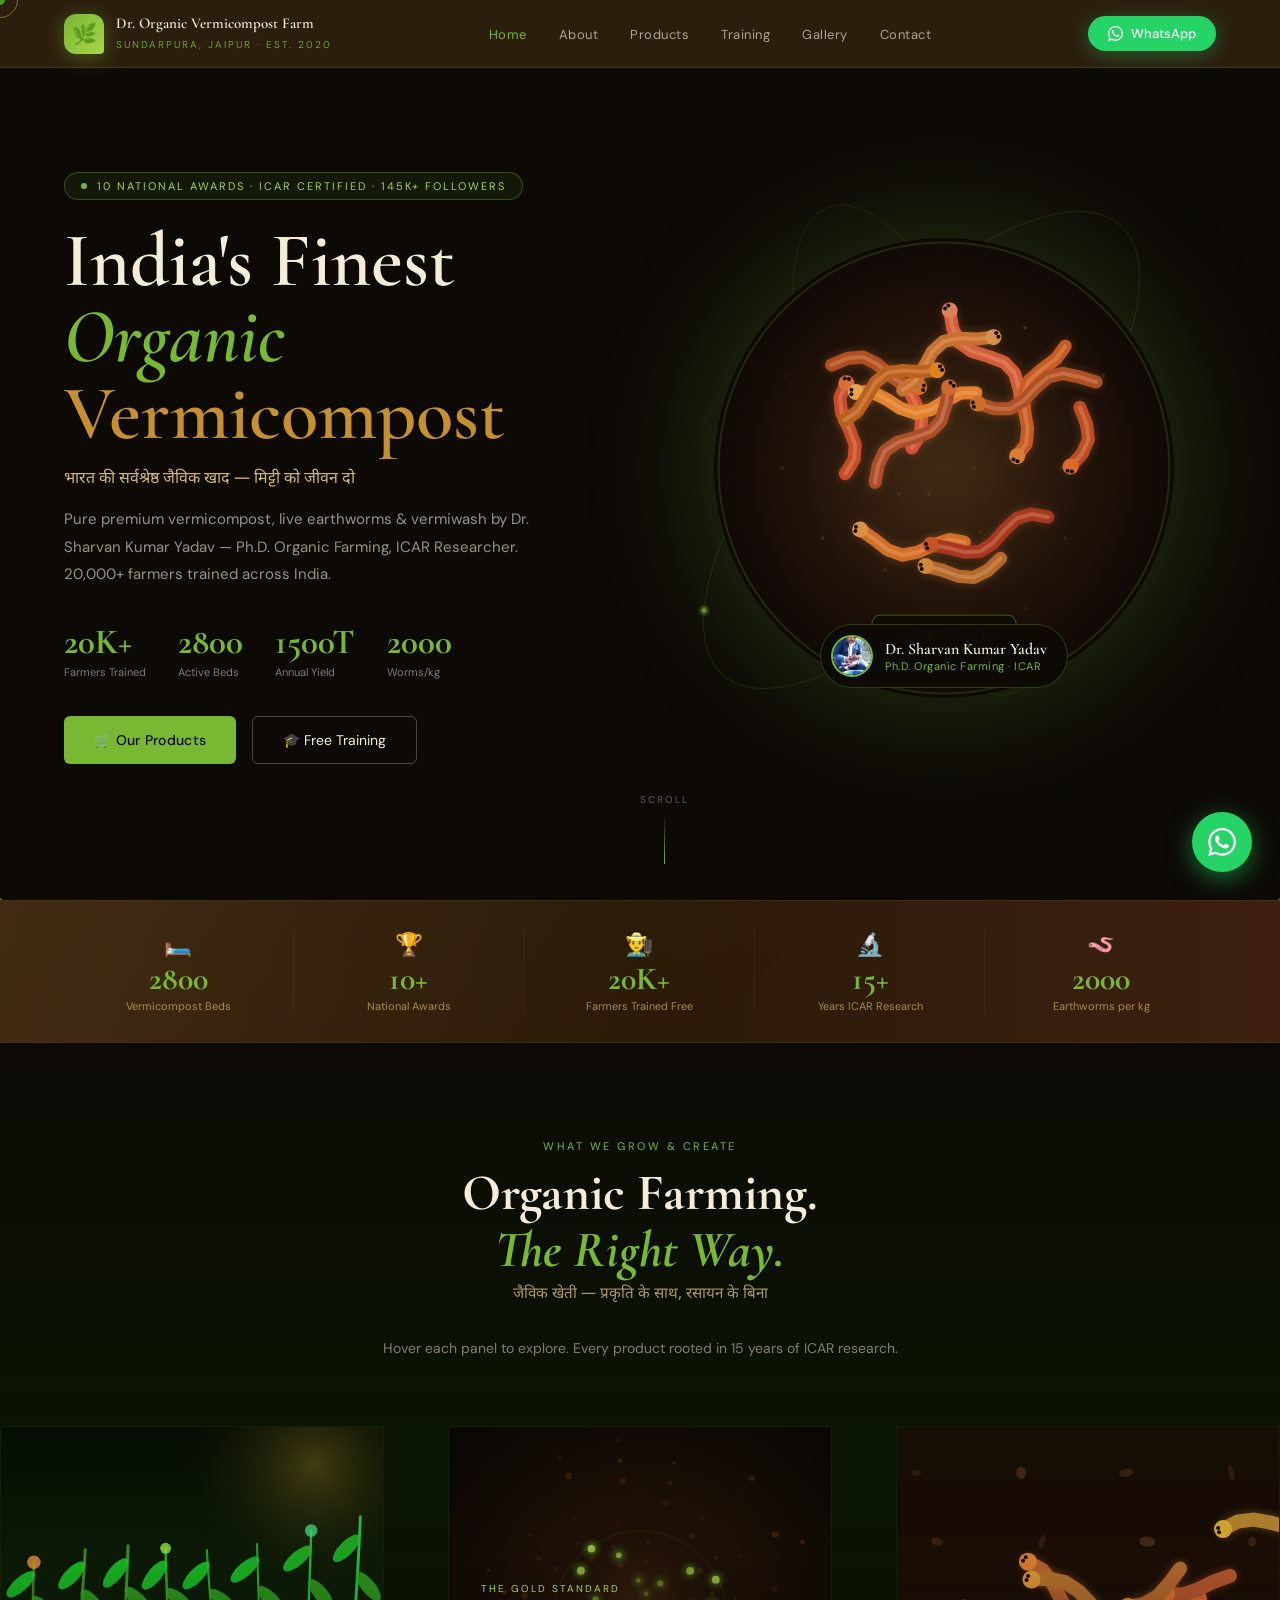
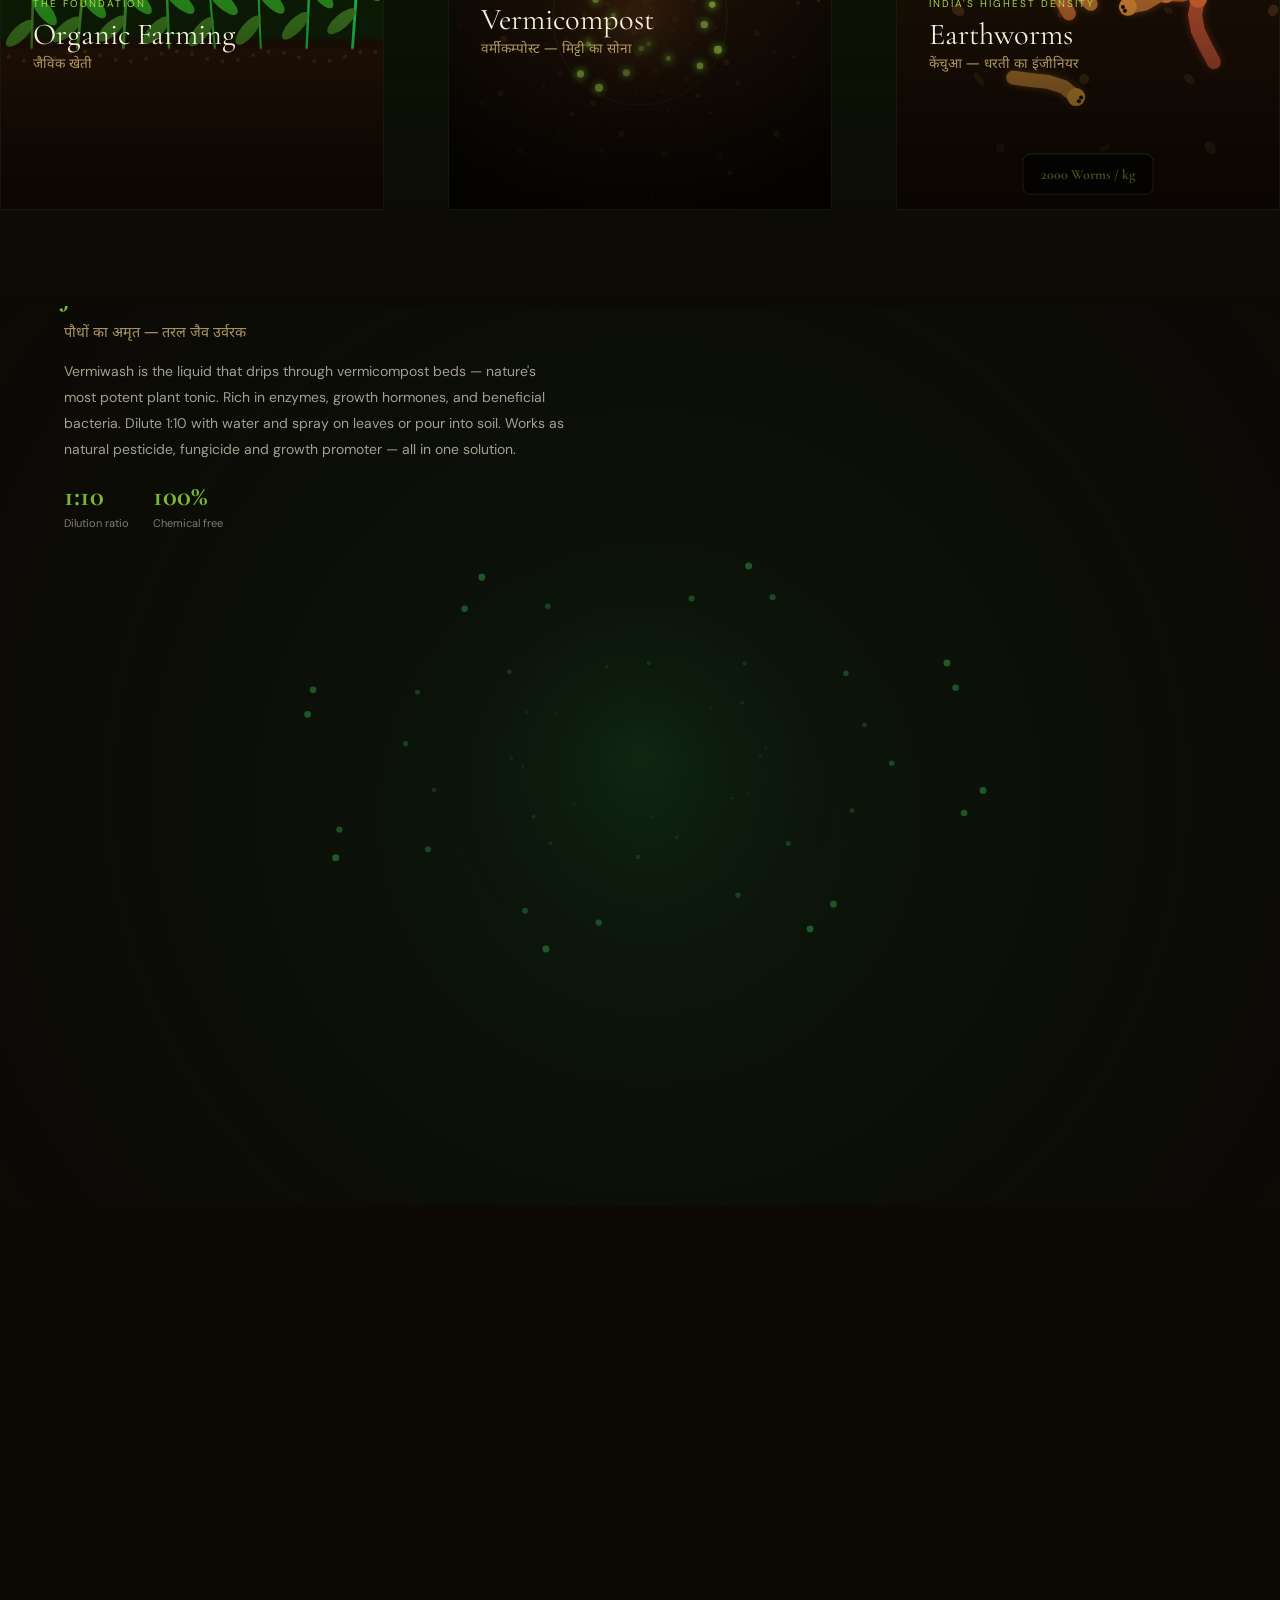
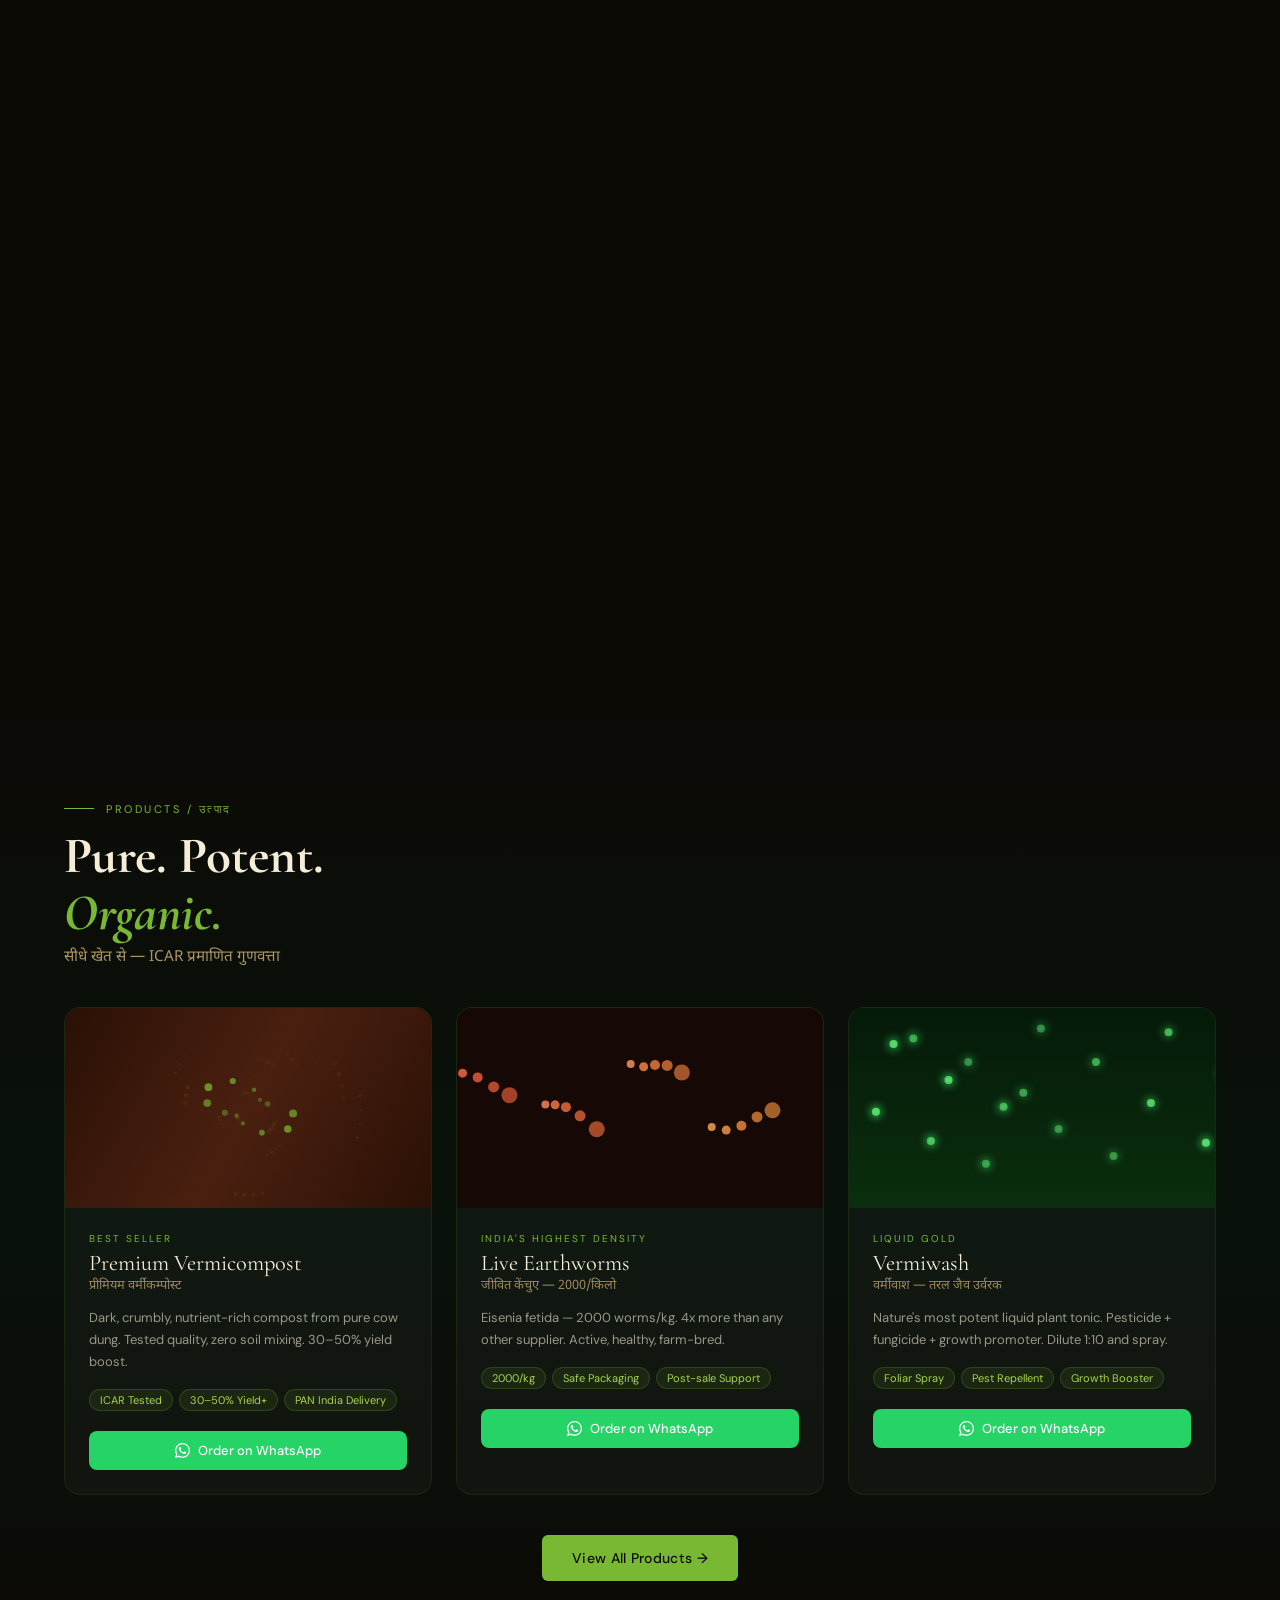
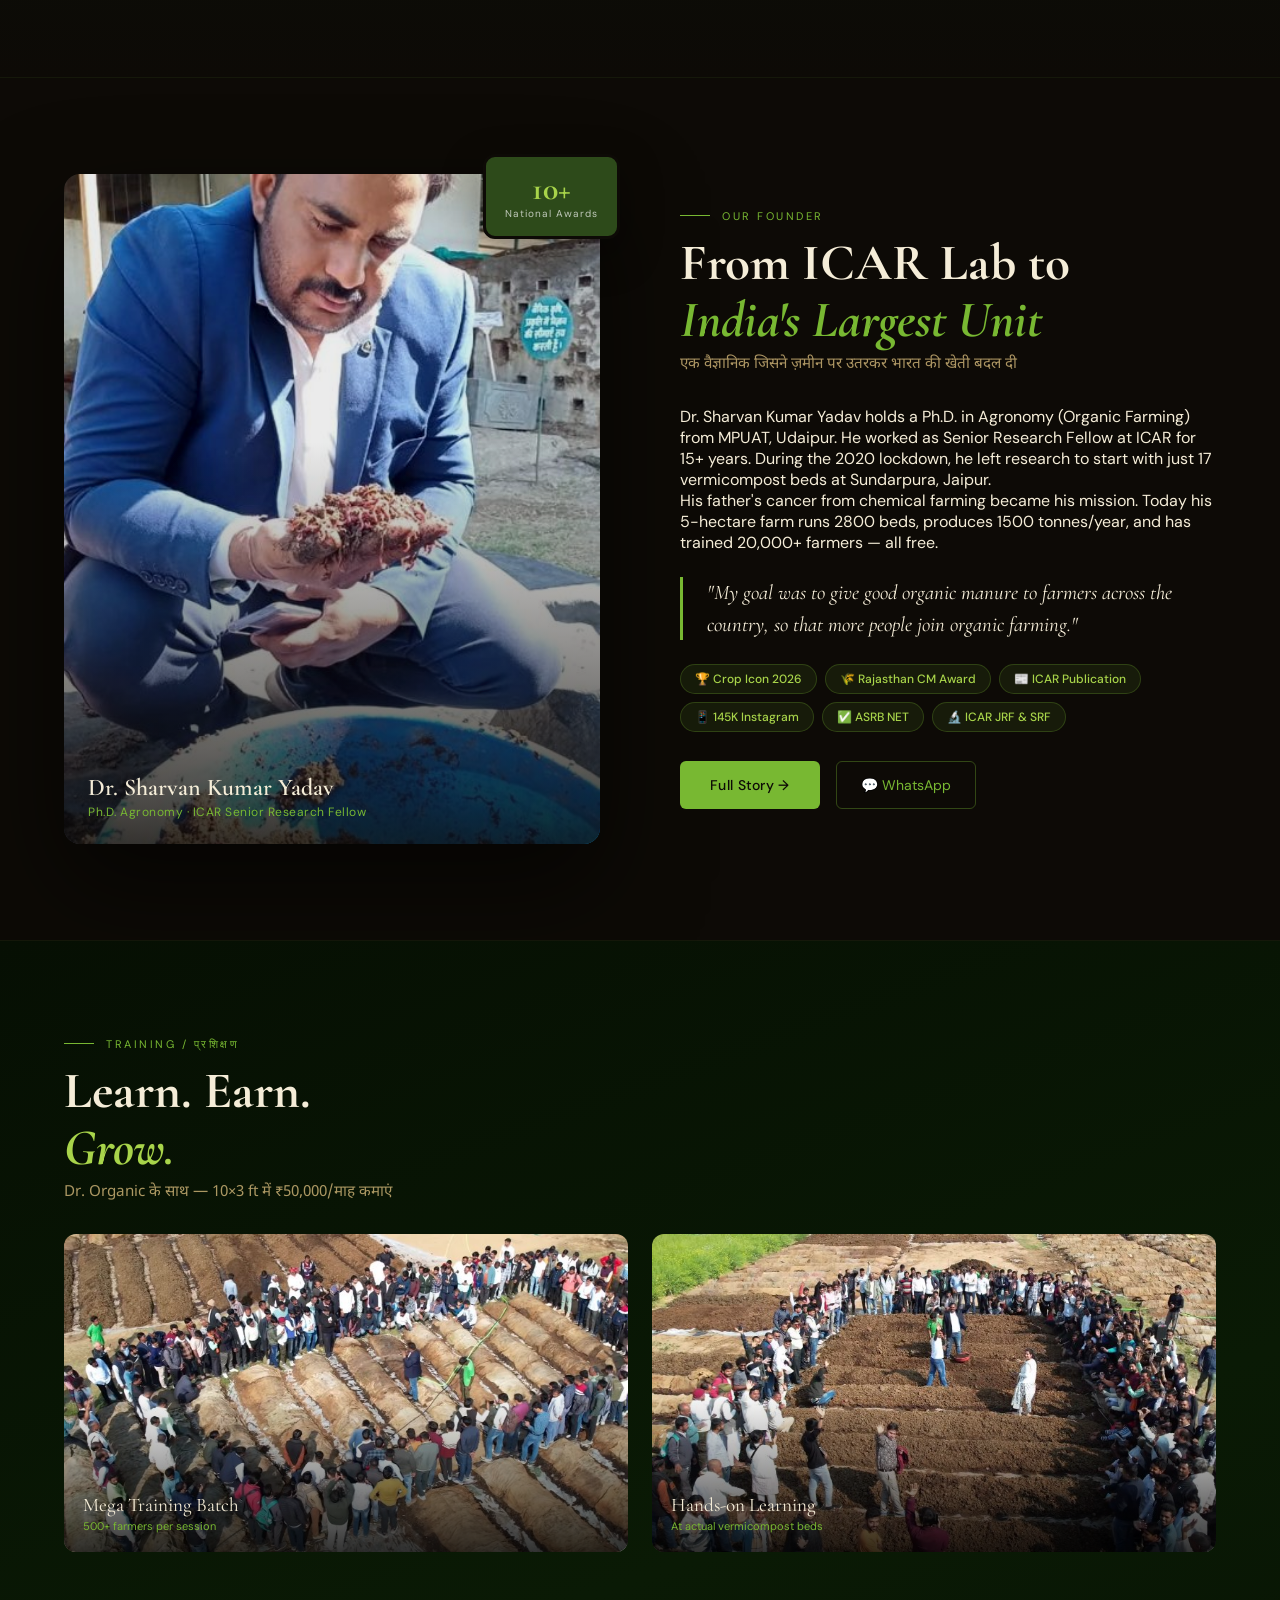
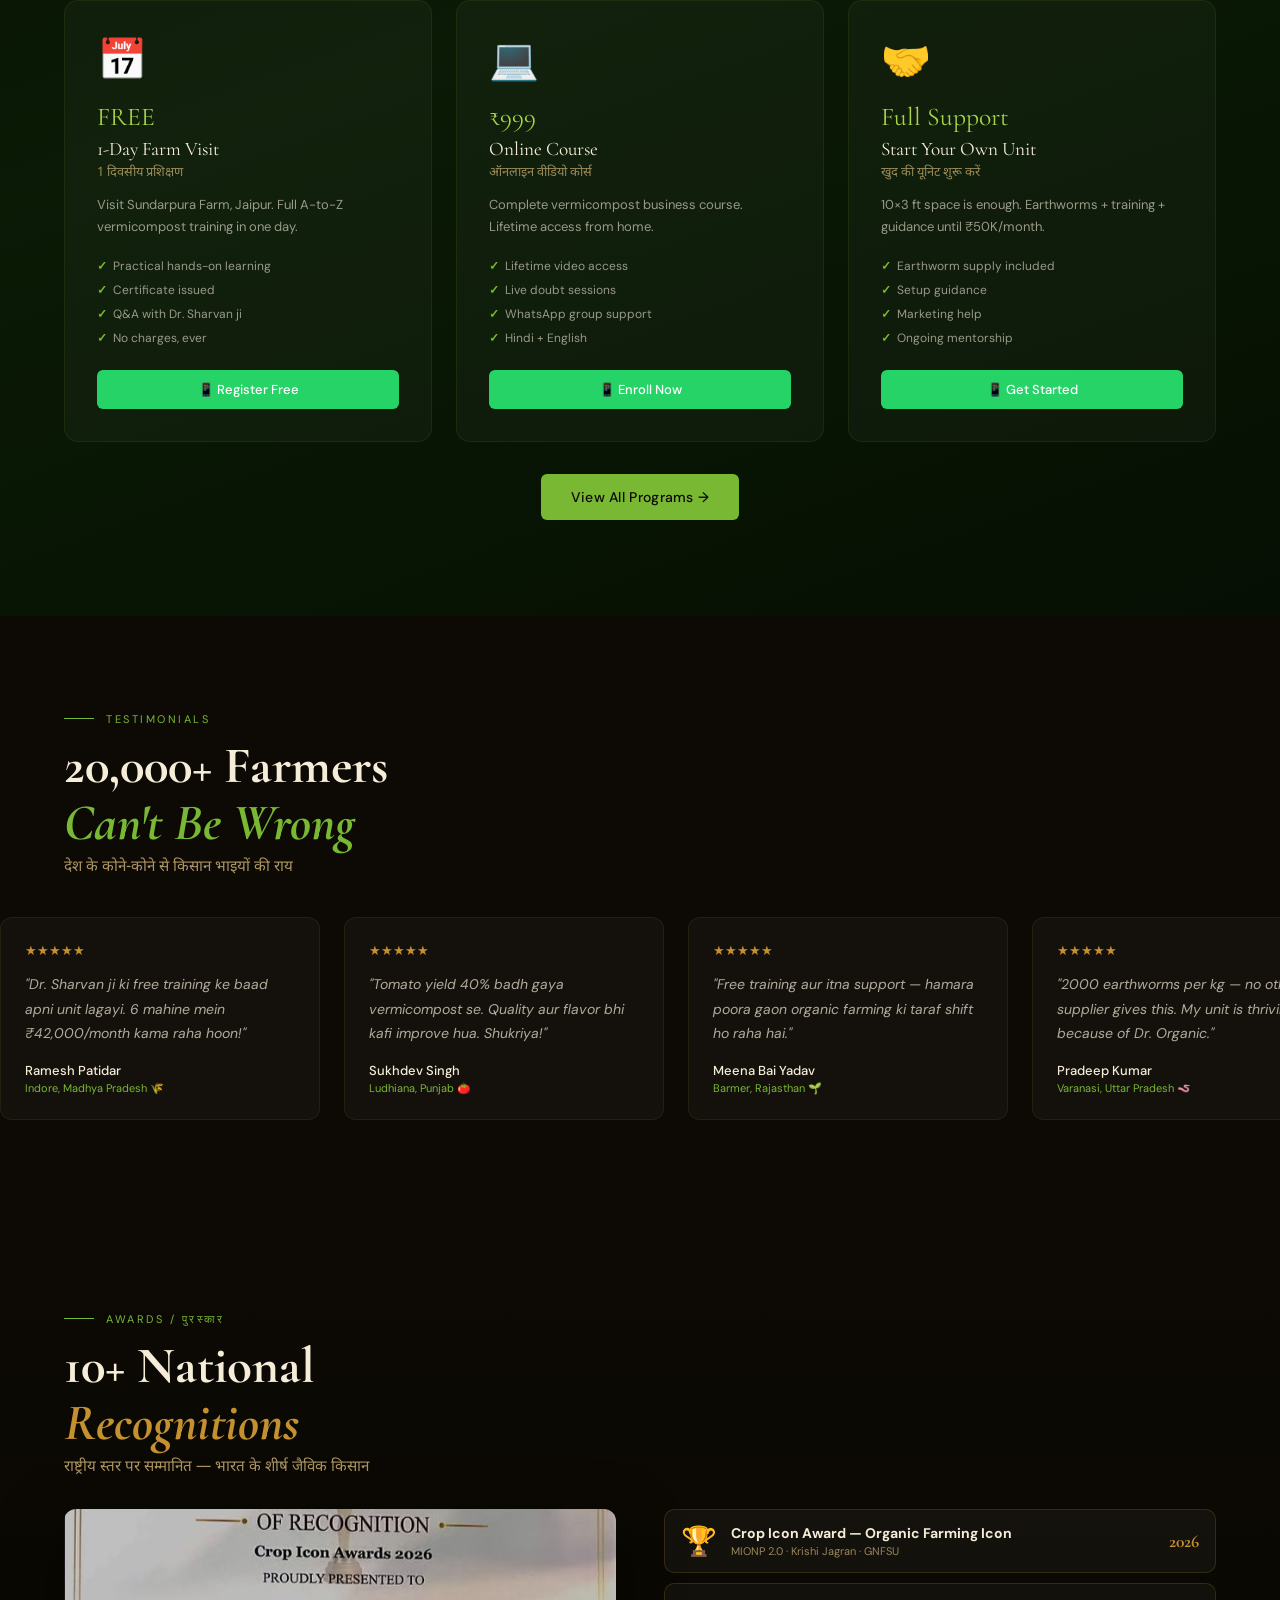
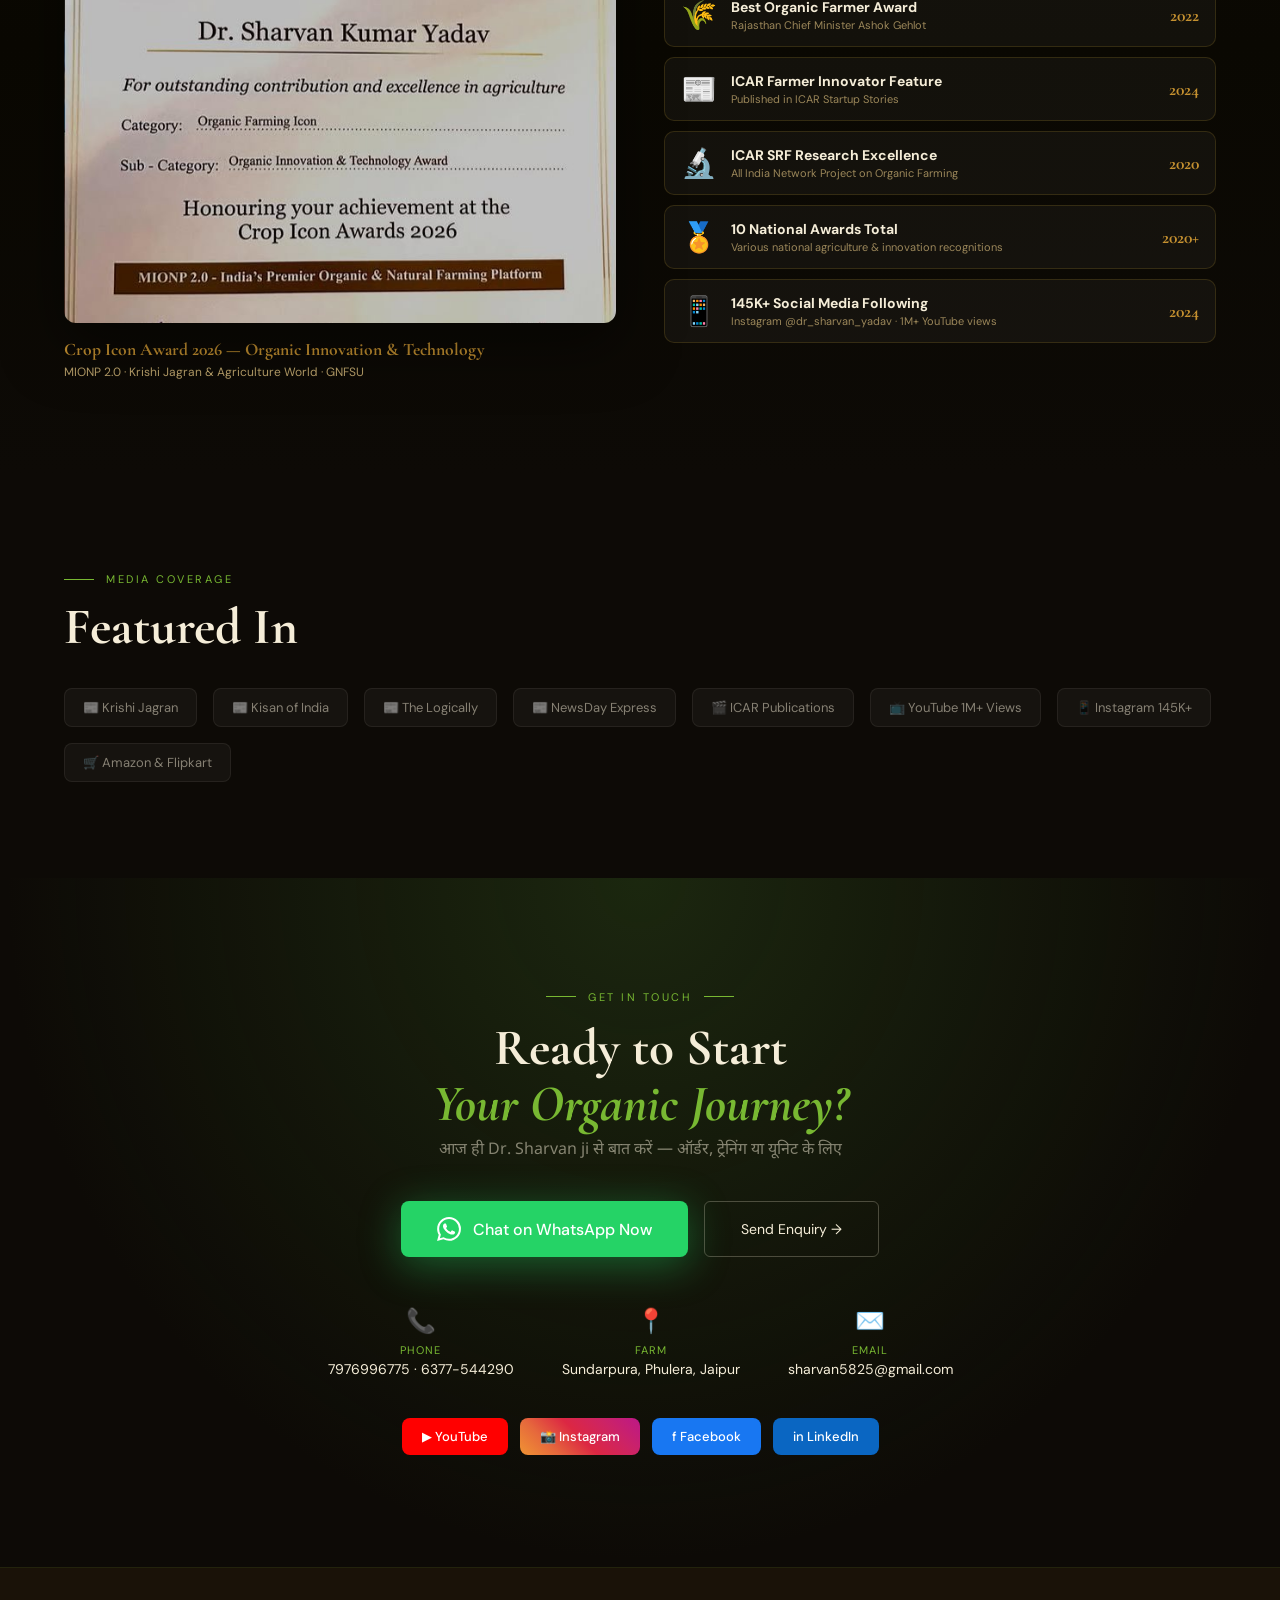
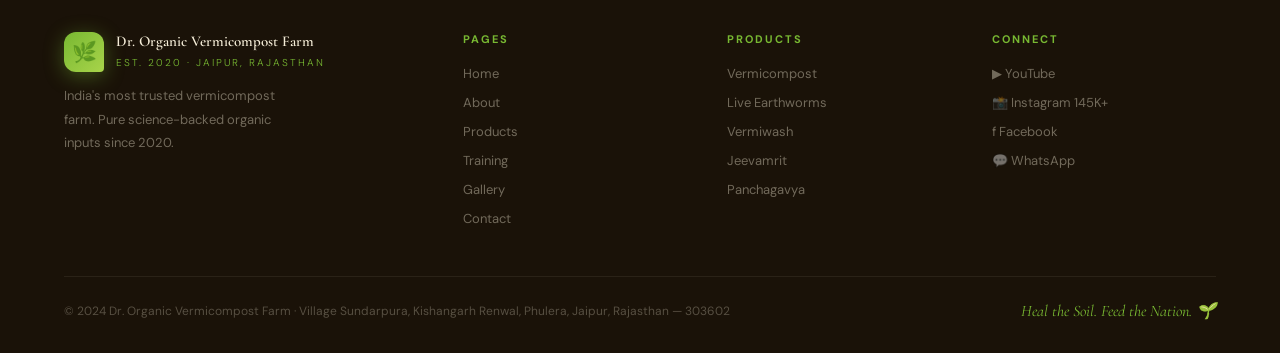
<file: index.html>
<!DOCTYPE html>
<html lang="en">
<head>
  <meta charset="UTF-8">
  <meta name="viewport" content="width=device-width, initial-scale=1.0">
  <meta name="description" content="Dr. Organic Vermicompost Farm — India's finest organic vermicompost, earthworms & training by Dr. Sharvan Kumar Yadav. 10 National Awards. 20,000+ farmers trained.">
  <title>Dr. Organic Vermicompost Farm | Dr. Sharvan Kumar Yadav</title>
  <link rel="icon" href="data:image/svg+xml,<svg xmlns='http://www.w3.org/2000/svg' viewBox='0 0 100 100'><text y='.9em' font-size='90'>🌱</text></svg>">
  <link rel="preconnect" href="https://fonts.googleapis.com">
  <link href="https://fonts.googleapis.com/css2?family=Cormorant+Garamond:ital,wght@0,300;0,400;0,600;0,700;1,400&family=DM+Sans:wght@300;400;500&family=Noto+Sans+Devanagari:wght@300;400;500&display=swap" rel="stylesheet">
  <link rel="stylesheet" href="css/style.css">
  <style>
    :root {
      --ink:#0d0a06;--soil:#1a1208;--bark:#3d2010;--earth:#6b3e1a;
      --moss:#2d4a1a;--leaf:#4a7a28;--sprout:#78b832;--lime:#a8d44a;
      --cream:#f5edd8;--wheat:#d4b87a;--gold:#c49030;--white:#fdfaf4;
    }
    *{margin:0;padding:0;box-sizing:border-box}
    html{scroll-behavior:smooth;overflow-x:hidden}
    body{font-family:'DM Sans',sans-serif;background:var(--ink);color:var(--cream);overflow-x:hidden;cursor:none}
    .hi{font-family:'Noto Sans Devanagari',sans-serif}
    .serif{font-family:'Cormorant Garamond',serif}

    /* CURSOR */
    #cursor{position:fixed;width:10px;height:10px;background:var(--sprout);border-radius:50%;pointer-events:none;z-index:99999;transform:translate(-50%,-50%);transition:width .2s,height .2s;mix-blend-mode:difference}
    #cursor-ring{position:fixed;width:36px;height:36px;border:1.5px solid rgba(168,212,74,.5);border-radius:50%;pointer-events:none;z-index:99998;transform:translate(-50%,-50%);transition:all .12s ease}

    /* BG CANVAS */
    #bgCanvas{position:fixed;inset:0;z-index:0;pointer-events:none;opacity:.6}

    /* NAV */
    nav{position:fixed;top:0;left:0;right:0;z-index:1000;display:flex;align-items:center;justify-content:space-between;padding:0 5%;height:68px;transition:all .4s}
    nav.solid{background:rgba(13,10,6,.95);backdrop-filter:blur(20px);border-bottom:1px solid rgba(120,184,50,.15)}
    .nav-logo{display:flex;align-items:center;gap:12px;text-decoration:none}
    .nav-logo-mark{width:40px;height:40px;background:linear-gradient(135deg,var(--sprout),var(--lime));border-radius:12px 12px 4px 12px;display:flex;align-items:center;justify-content:center;font-size:20px;box-shadow:0 4px 20px rgba(120,184,50,.4);flex-shrink:0}
    .nav-logo-text b{color:var(--cream);font-family:'Cormorant Garamond',serif;font-size:15px;font-weight:600;display:block;line-height:1.2}
    .nav-logo-text span{color:var(--sprout);font-size:10px;letter-spacing:2px;text-transform:uppercase;font-weight:300}
    .nav-links{display:flex;gap:2rem;list-style:none}
    .nav-links a{color:rgba(245,237,216,.65);text-decoration:none;font-size:13px;letter-spacing:.5px;transition:color .2s}
    .nav-links a:hover,.nav-links a.active{color:var(--sprout)}
    .nav-wa{display:flex;align-items:center;gap:8px;background:#25D366;color:white;border:none;padding:9px 20px;border-radius:24px;font-size:13px;font-weight:500;cursor:none;text-decoration:none;box-shadow:0 4px 20px rgba(37,211,102,.35);transition:transform .2s,box-shadow .2s}
    .nav-wa:hover{transform:translateY(-2px);box-shadow:0 8px 30px rgba(37,211,102,.5)}
    .hamburger{display:none;flex-direction:column;gap:5px;background:none;border:none;cursor:none;padding:4px}
    .hamburger span{width:24px;height:2px;background:var(--cream);border-radius:2px;transition:all .3s;display:block}

    /* HERO */
    #hero{position:relative;min-height:100vh;display:flex;align-items:center;overflow:hidden}
    #heroCanvas{position:absolute;inset:0;z-index:1;width:100%;height:100%}
    .hero-content{position:relative;z-index:2;width:100%;max-width:1300px;margin:0 auto;padding:100px 5% 4rem;display:grid;grid-template-columns:1fr 1fr;gap:4rem;align-items:center}
    .hero-eyebrow{display:inline-flex;align-items:center;gap:10px;border:1px solid rgba(120,184,50,.35);background:rgba(120,184,50,.08);padding:6px 16px;border-radius:30px;font-size:11px;letter-spacing:2px;text-transform:uppercase;color:var(--lime);margin-bottom:1.4rem;animation:fadeUp .8s both}
    .hero-eyebrow .dot{width:6px;height:6px;background:var(--sprout);border-radius:50%;animation:pulse2 2s infinite}
    @keyframes pulse2{0%,100%{opacity:1;transform:scale(1)}50%{opacity:.5;transform:scale(1.5)}}
    .hero-h1{font-family:'Cormorant Garamond',serif;font-size:clamp(3rem,6vw,5.5rem);line-height:1.0;font-weight:600;margin-bottom:1rem;animation:fadeUp .8s .1s both}
    .hero-h1 .lw{color:var(--cream);display:block}
    .hero-h1 .lg{color:var(--sprout);display:block;font-style:italic}
    .hero-h1 .lo{color:var(--gold);display:block}
    .hero-sub-hi{font-family:'Noto Sans Devanagari',sans-serif;font-size:1rem;color:var(--wheat);margin-bottom:1rem;opacity:.85;animation:fadeUp .8s .2s both}
    .hero-desc{font-size:15px;color:rgba(245,237,216,.6);line-height:1.85;max-width:480px;margin-bottom:2.2rem;animation:fadeUp .8s .3s both}
    .hero-stats{display:flex;gap:2rem;margin-bottom:2.2rem;animation:fadeUp .8s .4s both}
    .hs-num{font-family:'Cormorant Garamond',serif;font-size:2.2rem;font-weight:700;color:var(--sprout);line-height:1;display:block}
    .hs-lbl{font-size:11px;color:rgba(245,237,216,.5);margin-top:2px}
    .hero-btns{display:flex;gap:1rem;flex-wrap:wrap;animation:fadeUp .8s .5s both}
    .btn-p{display:inline-flex;align-items:center;gap:8px;background:var(--sprout);color:var(--ink);border:none;padding:14px 30px;border-radius:6px;font-size:14px;font-weight:500;cursor:none;text-decoration:none;transition:transform .2s,box-shadow .2s;letter-spacing:.3px}
    .btn-p:hover{transform:translateY(-3px);box-shadow:0 12px 35px rgba(120,184,50,.5)}
    .btn-g{display:inline-flex;align-items:center;gap:8px;background:transparent;color:var(--cream);border:1px solid rgba(245,237,216,.25);padding:14px 30px;border-radius:6px;font-size:14px;cursor:none;text-decoration:none;transition:all .2s}
    .btn-g:hover{border-color:var(--sprout);color:var(--sprout)}

    /* WORM CANVAS */
    .hero-right{display:flex;justify-content:center;align-items:center;position:relative;animation:fadeUp .8s .3s both}
    #wormHeroCanvas{width:460px;height:460px;border-radius:50%;filter:drop-shadow(0 0 60px rgba(120,184,50,.25))}
    .founder-pill{position:absolute;bottom:10px;left:50%;transform:translateX(-50%);display:flex;align-items:center;gap:12px;background:rgba(13,10,6,.88);border:1px solid rgba(120,184,50,.3);border-radius:50px;padding:10px 20px 10px 10px;backdrop-filter:blur(12px);white-space:nowrap}
    .fp-img{width:42px;height:42px;border-radius:50%;object-fit:cover;border:2px solid var(--sprout);flex-shrink:0}
    .fp-n{font-family:'Cormorant Garamond',serif;font-size:1rem;color:var(--cream);font-weight:600;display:block}
    .fp-t{font-size:11px;color:var(--sprout);letter-spacing:.5px;display:block}
    @keyframes fadeUp{from{opacity:0;transform:translateY(30px)}to{opacity:1;transform:translateY(0)}}

    /* SCROLL IND */
    .scroll-ind{position:absolute;bottom:36px;left:50%;transform:translateX(-50%);z-index:2;display:flex;flex-direction:column;align-items:center;gap:8px;animation:fadeUp 1s .9s both}
    .scroll-ind span{font-size:10px;letter-spacing:2px;text-transform:uppercase;color:rgba(245,237,216,.35)}
    .scroll-line{width:1px;height:50px;background:linear-gradient(to bottom,transparent,var(--sprout));animation:sDown 2s infinite}
    @keyframes sDown{0%{transform:scaleY(0);transform-origin:top}50%{transform:scaleY(1);transform-origin:top}51%{transform:scaleY(1);transform-origin:bottom}100%{transform:scaleY(0);transform-origin:bottom}}

    /* STATS BAND */
    .stats-band{position:relative;z-index:3;background:linear-gradient(90deg,var(--bark),#2a1a08,var(--bark));border-top:1px solid rgba(120,184,50,.12);border-bottom:1px solid rgba(120,184,50,.12);padding:1.8rem 5%;display:grid;grid-template-columns:repeat(5,1fr)}
    .sb-item{text-align:center;padding:0 1rem;border-right:1px solid rgba(245,237,216,.06)}
    .sb-item:last-child{border-right:none}
    .sb-icon{font-size:1.4rem;margin-bottom:4px;display:block}
    .sb-num{font-family:'Cormorant Garamond',serif;font-size:2rem;font-weight:700;color:var(--sprout);display:block;line-height:1}
    .sb-lbl{font-size:11px;color:var(--wheat);opacity:.7;margin-top:4px;display:block}

    /* SECTIONS */
    .sec{padding:6rem 0;position:relative;z-index:2}
    .sec-inner{max-width:1300px;margin:0 auto;padding:0 5%}
    .sec-eyebrow{display:flex;align-items:center;gap:12px;font-size:11px;letter-spacing:2.5px;text-transform:uppercase;color:var(--sprout);margin-bottom:.8rem}
    .sec-eyebrow::before{content:'';width:30px;height:1px;background:var(--sprout)}
    .sec-h{font-family:'Cormorant Garamond',serif;font-size:clamp(2.2rem,4vw,3.5rem);line-height:1.1;margin-bottom:.4rem}
    .sec-hi{font-family:'Noto Sans Devanagari',sans-serif;color:var(--wheat);font-size:.95rem;margin-bottom:2rem;opacity:.8}

    /* FARMING 3D CARDS */
    #farming-sec{background:linear-gradient(180deg,var(--ink) 0%,#0a1503 50%,var(--ink) 100%)}
    .farming-intro{text-align:center;max-width:700px;margin:0 auto 4rem;padding:0 5%}
    .farming-intro .sec-eyebrow{justify-content:center}
    .farming-intro .sec-eyebrow::before{display:none}
    .farm-grid{display:grid;grid-template-columns:1fr 1fr 1fr}
    .f3d{position:relative;overflow:hidden;cursor:none;border:1px solid rgba(120,184,50,.07);transition:z-index 0s}
    .f3d:hover{z-index:10}
    .f3d-cw{width:100%;aspect-ratio:1;position:relative}
    .f3d-cw canvas{width:100%!important;height:100%!important;display:block}
    .f3d-info{position:absolute;bottom:0;left:0;right:0;padding:2rem;background:linear-gradient(to top,rgba(0,0,0,.93) 0%,rgba(0,0,0,.55) 50%,transparent 100%);transform:translateY(32%);transition:transform .4s cubic-bezier(.4,0,.2,1)}
    .f3d:hover .f3d-info{transform:translateY(0)}
    .f3d-tag{font-size:10px;letter-spacing:2px;text-transform:uppercase;color:var(--lime);margin-bottom:.5rem;display:block}
    .f3d-name{font-family:'Cormorant Garamond',serif;font-size:1.9rem;color:var(--cream);margin-bottom:.3rem;line-height:1.1}
    .f3d-hi{font-family:'Noto Sans Devanagari',sans-serif;font-size:.85rem;color:var(--wheat);margin-bottom:.8rem;opacity:.8}
    .f3d-desc{font-size:13px;color:rgba(245,237,216,.7);line-height:1.7;opacity:0;transform:translateY(14px);transition:opacity .4s .1s,transform .4s .1s}
    .f3d:hover .f3d-desc{opacity:1;transform:translateY(0)}
    .f3d-cta{display:inline-flex;align-items:center;gap:6px;margin-top:1rem;background:#25D366;color:white;padding:9px 18px;border-radius:4px;font-size:12px;font-weight:500;text-decoration:none;cursor:none;opacity:0;transform:translateY(8px);transition:opacity .4s .15s,transform .4s .15s}
    .f3d:hover .f3d-cta{opacity:1;transform:translateY(0)}

    /* SCROLL STORY */
    #scroll-story{position:relative;background:var(--ink)}
    .story-sticky{position:sticky;top:0;height:100vh;display:flex;align-items:center;justify-content:center;overflow:hidden}
    #storyCanvas{position:absolute;inset:0;width:100%;height:100%}
    .story-panels{position:relative;z-index:2;width:100%;max-width:1300px;margin:0 auto;padding:0 5%;pointer-events:none}
    .sp{max-width:500px;opacity:0;transform:translateX(-40px);transition:opacity .6s,transform .6s;pointer-events:none}
    .sp.active{opacity:1;transform:translateX(0)}
    .sp.right{margin-left:auto;transform:translateX(40px)}
    .sp.right.active{transform:translateX(0)}
    .sp-num{font-family:'Cormorant Garamond',serif;font-size:5rem;font-weight:700;color:rgba(120,184,50,.1);line-height:1;margin-bottom:-.5rem}
    .sp-tag{font-size:10px;letter-spacing:2px;text-transform:uppercase;color:var(--sprout);margin-bottom:.6rem;display:block}
    .sp-h{font-family:'Cormorant Garamond',serif;font-size:2.2rem;color:var(--cream);line-height:1.15;margin-bottom:.8rem}
    .sp-hi{font-family:'Noto Sans Devanagari',sans-serif;font-size:.9rem;color:var(--wheat);margin-bottom:1rem;opacity:.8}
    .sp-desc{font-size:14px;color:rgba(245,237,216,.65);line-height:1.85}
    .sp-stats{display:flex;gap:1.5rem;margin-top:1.2rem}
    .sp-snum{font-family:'Cormorant Garamond',serif;font-size:1.8rem;color:var(--sprout);font-weight:700;display:block;line-height:1}
    .sp-slbl{font-size:11px;color:rgba(245,237,216,.5)}
    .scroll-spacer{height:300vh}

    /* PRODUCTS */
    #products-sec{background:linear-gradient(180deg,var(--ink),#08120a,var(--ink))}
    .prod-grid{display:grid;grid-template-columns:repeat(3,1fr);gap:1.5rem;margin-top:2.5rem}
    .prod-card{background:rgba(255,255,255,.03);border:1px solid rgba(120,184,50,.1);border-radius:16px;overflow:hidden;position:relative;transition:transform .4s,box-shadow .4s,border-color .4s}
    .prod-card:hover{transform:translateY(-8px) scale(1.02);box-shadow:0 30px 80px rgba(0,0,0,.5),0 0 0 1px rgba(120,184,50,.3);border-color:rgba(120,184,50,.4)}
    .prod-cw{height:200px;position:relative;overflow:hidden}
    .prod-cw canvas{width:100%!important;height:100%!important;display:block}
    .prod-body{padding:1.5rem}
    .prod-tag{font-size:10px;letter-spacing:2px;text-transform:uppercase;color:var(--sprout);margin-bottom:4px}
    .prod-name{font-family:'Cormorant Garamond',serif;font-size:1.4rem;color:var(--cream);margin-bottom:2px}
    .prod-hi{font-family:'Noto Sans Devanagari',sans-serif;font-size:.8rem;color:var(--wheat);margin-bottom:.8rem;opacity:.7}
    .prod-desc{font-size:13px;color:rgba(245,237,216,.6);line-height:1.7;margin-bottom:1rem}
    .prod-tags{display:flex;flex-wrap:wrap;gap:6px;margin-bottom:1.2rem}
    .ptag{font-size:11px;color:var(--lime);background:rgba(120,184,50,.1);border:1px solid rgba(120,184,50,.2);padding:3px 10px;border-radius:12px}
    .prod-wa{display:flex;align-items:center;justify-content:center;gap:8px;width:100%;background:#25D366;color:white;border:none;padding:11px;border-radius:8px;font-size:13px;font-weight:500;cursor:none;text-decoration:none;transition:transform .2s,box-shadow .2s}
    .prod-wa:hover{transform:translateY(-2px);box-shadow:0 8px 25px rgba(37,211,102,.4)}

    /* FOUNDER */
    #founder-sec{background:var(--ink);border-top:1px solid rgba(120,184,50,.08);border-bottom:1px solid rgba(120,184,50,.08)}
    .founder-grid{display:grid;grid-template-columns:1fr 1fr;gap:5rem;align-items:center}
    .founder-frame{border-radius:16px;overflow:hidden;position:relative;aspect-ratio:4/5;box-shadow:0 40px 100px rgba(0,0,0,.6)}
    .founder-frame img{width:100%;height:100%;object-fit:cover;filter:brightness(.9) contrast(1.05)}
    .founder-frame::after{content:'';position:absolute;inset:0;background:linear-gradient(to top,rgba(13,10,6,.8) 0%,transparent 60%)}
    .founder-cap{position:absolute;bottom:1.5rem;left:1.5rem;right:1.5rem;z-index:2}
    .fcap-name{font-family:'Cormorant Garamond',serif;font-size:1.5rem;color:var(--cream);font-weight:600}
    .fcap-title{font-size:12px;color:var(--sprout);letter-spacing:.5px;margin-top:2px}
    .founder-badge{position:absolute;top:-20px;right:-20px;background:var(--moss);border:3px solid var(--ink);border-radius:12px;padding:1rem 1.2rem;text-align:center;box-shadow:0 15px 40px rgba(0,0,0,.4)}
    .fb-num{font-family:'Cormorant Garamond',serif;font-size:2rem;color:var(--lime);font-weight:700;line-height:1;display:block}
    .fb-lbl{font-size:10px;color:rgba(255,255,255,.7);letter-spacing:1px;margin-top:2px;display:block}
    .founder-text p{font-size:15px;color:rgba(245,237,216,.65);line-height:1.9;margin-bottom:1.2rem}
    .founder-quote{border-left:3px solid var(--sprout);padding-left:1.5rem;margin:1.5rem 0}
    .fq-text{font-family:'Cormorant Garamond',serif;font-size:1.3rem;color:var(--cream);font-style:italic;line-height:1.5}
    .f-awards{display:flex;flex-wrap:wrap;gap:8px;margin-top:1.5rem}
    .faw{background:rgba(120,184,50,.1);border:1px solid rgba(120,184,50,.25);color:var(--lime);font-size:12px;font-weight:500;padding:6px 14px;border-radius:20px}

    /* TRAINING */
    #training-sec{background:linear-gradient(160deg,#060f03,#0a1a05,#060f03)}
    .tp-grid{display:grid;grid-template-columns:1fr 1fr;gap:1.5rem;margin-bottom:3rem}
    .tp-item{border-radius:12px;overflow:hidden;position:relative;aspect-ratio:16/9;cursor:none}
    .tp-item img{width:100%;height:100%;object-fit:cover;transition:transform .5s}
    .tp-item:hover img{transform:scale(1.06)}
    .tp-ov{position:absolute;inset:0;background:linear-gradient(to top,rgba(0,0,0,.8) 0%,transparent 50%);display:flex;align-items:flex-end;padding:1.2rem}
    .tp-name{font-family:'Cormorant Garamond',serif;font-size:1.2rem;color:var(--cream);display:block}
    .tp-sub{font-size:11px;color:var(--sprout);margin-top:2px;display:block}
    .tc-grid{display:grid;grid-template-columns:repeat(3,1fr);gap:1.5rem}
    .tc2{background:rgba(255,255,255,.03);border:1px solid rgba(120,184,50,.1);border-radius:14px;padding:2rem;position:relative;overflow:hidden;transition:all .3s}
    .tc2::before{content:'';position:absolute;top:0;left:0;right:0;height:2px;background:linear-gradient(90deg,var(--sprout),var(--lime));transform:scaleX(0);transform-origin:left;transition:transform .3s}
    .tc2:hover{border-color:rgba(120,184,50,.3);transform:translateY(-4px)}
    .tc2:hover::before{transform:scaleX(1)}
    .tc2-icon{font-size:2.5rem;margin-bottom:1rem;display:block}
    .tc2-price{font-family:'Cormorant Garamond',serif;font-size:1.6rem;color:var(--lime);margin-bottom:.3rem}
    .tc2-name{font-family:'Cormorant Garamond',serif;font-size:1.2rem;color:var(--cream);margin-bottom:.3rem}
    .tc2-hi{font-family:'Noto Sans Devanagari',sans-serif;font-size:.8rem;color:var(--wheat);opacity:.7;margin-bottom:.8rem}
    .tc2-desc{font-size:13px;color:rgba(245,237,216,.6);line-height:1.7;margin-bottom:1rem}
    .tc2-ul{list-style:none;margin-bottom:1.2rem}
    .tc2-ul li{font-size:12px;color:rgba(245,237,216,.6);padding:4px 0;display:flex;align-items:center;gap:6px}
    .tc2-ul li::before{content:'✓';color:var(--sprout);font-weight:700;flex-shrink:0}
    .tc2-wa{display:flex;align-items:center;justify-content:center;gap:6px;width:100%;background:#25D366;color:white;border:none;padding:11px;border-radius:6px;font-size:13px;font-weight:500;cursor:none;text-decoration:none;transition:all .2s}
    .tc2-wa:hover{box-shadow:0 6px 20px rgba(37,211,102,.4)}

    /* TESTIMONIALS MARQUEE */
    #testimonials-sec{background:var(--ink)}
    .test-wrap{overflow:hidden;margin-top:2.5rem}
    .test-marquee{display:flex;gap:1.5rem;animation:marquee 30s linear infinite;width:max-content}
    .test-marquee:hover{animation-play-state:paused}
    @keyframes marquee{from{transform:translateX(0)}to{transform:translateX(-50%)}}
    .tcard{background:rgba(255,255,255,.03);border:1px solid rgba(120,184,50,.1);border-radius:12px;padding:1.5rem;width:320px;flex-shrink:0;transition:border-color .2s}
    .tcard:hover{border-color:rgba(120,184,50,.3)}
    .tcard-stars{color:var(--gold);font-size:13px;margin-bottom:.8rem}
    .tcard-text{font-size:14px;color:rgba(245,237,216,.7);line-height:1.75;font-style:italic;margin-bottom:1rem}
    .tcard-author{font-weight:500;font-size:13px;color:var(--cream)}
    .tcard-from{font-size:11px;color:var(--sprout);margin-top:2px}

    /* AWARDS */
    #awards-sec{background:linear-gradient(180deg,var(--ink),#0a0802,var(--ink))}
    .awards-grid{display:grid;grid-template-columns:1fr 1fr;gap:3rem;align-items:start;margin-top:2rem}
    .award-cert{border-radius:12px;overflow:hidden;box-shadow:0 20px 60px rgba(0,0,0,.5)}
    .award-cert img{width:100%;display:block}
    .award-cert-cap{margin-top:1rem}
    .award-cert-cap h4{font-family:'Cormorant Garamond',serif;color:var(--gold);font-size:1.1rem}
    .award-cert-cap p{font-size:12px;color:var(--wheat);margin-top:4px;opacity:.8}
    .awards-list{display:flex;flex-direction:column;gap:10px}
    .aw-item{background:rgba(255,255,255,.04);border:1px solid rgba(201,160,48,.18);border-radius:10px;padding:12px 16px;display:flex;align-items:center;gap:14px;transition:all .2s}
    .aw-item:hover{border-color:rgba(201,160,48,.4);transform:translateX(5px)}
    .aw-icon{font-size:1.8rem;flex-shrink:0}
    .aw-name{font-size:14px;font-weight:700;color:var(--cream)}
    .aw-org{font-size:11px;color:var(--wheat);opacity:.7;margin-top:2px}
    .aw-year{margin-left:auto;font-family:'Cormorant Garamond',serif;font-size:1.1rem;color:var(--gold);font-weight:700;flex-shrink:0}

    /* MEDIA */
    #media-sec{background:var(--ink)}
    .media-row{display:flex;flex-wrap:wrap;gap:1rem;margin-top:2rem}
    .ml-item{background:rgba(255,255,255,.04);border:1px solid rgba(245,237,216,.07);border-radius:8px;padding:10px 18px;font-size:13px;color:rgba(245,237,216,.5);transition:all .2s;cursor:none}
    .ml-item:hover{border-color:rgba(120,184,50,.3);color:var(--sprout);background:rgba(120,184,50,.06)}

    /* CTA */
    #cta-sec{background:radial-gradient(ellipse at 50% 0%,rgba(45,74,26,.45) 0%,transparent 70%),var(--ink);text-align:center;padding:7rem 5%}
    #cta-sec .sec-h{color:var(--cream);max-width:700px;margin:0 auto .5rem}
    .cta-sub{font-size:16px;color:rgba(245,237,216,.5);max-width:500px;margin:0 auto 2.5rem}
    .cta-btns{display:flex;gap:1rem;justify-content:center;flex-wrap:wrap}
    .cta-wa{display:inline-flex;align-items:center;gap:12px;background:#25D366;color:white;padding:16px 36px;border-radius:8px;font-size:16px;font-weight:500;text-decoration:none;cursor:none;box-shadow:0 8px 40px rgba(37,211,102,.4);transition:transform .2s,box-shadow .2s}
    .cta-wa:hover{transform:translateY(-3px);box-shadow:0 15px 50px rgba(37,211,102,.5)}
    .cta-info{display:flex;justify-content:center;gap:3rem;margin-top:3rem;flex-wrap:wrap}
    .ci2-icon{font-size:1.5rem;margin-bottom:.4rem;display:block}
    .ci2-lbl{font-size:11px;letter-spacing:1px;text-transform:uppercase;color:var(--sprout);display:block;margin-bottom:3px}
    .ci2-val{font-size:14px;color:var(--cream)}
    .ci2-val a{color:var(--cream);text-decoration:none}
    .ci2-val a:hover{color:var(--sprout)}
    .social-row{display:flex;justify-content:center;gap:12px;margin-top:2.5rem;flex-wrap:wrap}
    .sr-btn{display:flex;align-items:center;gap:8px;padding:10px 20px;border-radius:8px;font-size:13px;font-weight:500;text-decoration:none;cursor:none;transition:transform .2s}
    .sr-btn:hover{transform:translateY(-2px)}
    .sr-yt{background:#FF0000;color:white}
    .sr-ig{background:linear-gradient(45deg,#f09433,#e6683c,#dc2743,#cc2366,#bc1888);color:white}
    .sr-fb{background:#1877F2;color:white}
    .sr-li{background:#0A66C2;color:white}

    /* FLOAT WA */
    .fwa{position:fixed;bottom:28px;right:28px;z-index:999;width:60px;height:60px;border-radius:50%;background:#25D366;color:white;display:flex;align-items:center;justify-content:center;text-decoration:none;cursor:none;box-shadow:0 6px 25px rgba(37,211,102,.5);animation:waPulse 2.5s ease-in-out infinite;transition:transform .3s}
    .fwa:hover{transform:scale(1.12);animation:none}
    .fwa-tip{position:absolute;right:72px;background:rgba(13,10,6,.95);border:1px solid rgba(120,184,50,.3);color:var(--cream);padding:6px 14px;border-radius:6px;font-size:12px;white-space:nowrap;opacity:0;pointer-events:none;transition:opacity .2s}
    .fwa:hover .fwa-tip{opacity:1}
    @keyframes waPulse{0%,100%{box-shadow:0 6px 25px rgba(37,211,102,.5)}50%{box-shadow:0 6px 40px rgba(37,211,102,.7),0 0 0 10px rgba(37,211,102,.1)}}

    /* FOOTER */
    footer{background:var(--soil);border-top:1px solid rgba(120,184,50,.1);padding:4rem 5% 2rem}
    .ft-top{display:grid;grid-template-columns:1.6fr 1fr 1fr 1fr;gap:2.5rem;margin-bottom:3rem}
    .ft-brand p{font-size:13px;color:rgba(245,237,216,.4);line-height:1.8;margin-top:.8rem;max-width:230px}
    .ft-col h4{font-size:11px;letter-spacing:2px;text-transform:uppercase;color:var(--sprout);margin-bottom:1rem}
    .ft-col ul{list-style:none;display:flex;flex-direction:column;gap:8px}
    .ft-col ul li a{color:rgba(245,237,216,.4);text-decoration:none;font-size:13px;transition:color .2s}
    .ft-col ul li a:hover{color:var(--sprout)}
    .ft-bot{border-top:1px solid rgba(245,237,216,.07);padding-top:1.5rem;display:flex;justify-content:space-between;align-items:center}
    .ft-copy{font-size:12px;color:rgba(245,237,216,.28)}
    .ft-tag{font-family:'Cormorant Garamond',serif;font-size:1rem;color:var(--sprout);font-style:italic}

    /* REVEAL */
    .rev{opacity:0;transform:translateY(40px);transition:opacity .8s ease,transform .8s ease}
    .rev.vis{opacity:1;transform:translateY(0)}
    .rev-l{opacity:0;transform:translateX(-40px);transition:opacity .8s ease,transform .8s ease}
    .rev-l.vis{opacity:1;transform:translateX(0)}
    .rev-r{opacity:0;transform:translateX(40px);transition:opacity .8s ease,transform .8s ease}
    .rev-r.vis{opacity:1;transform:translateX(0)}

    /* MOBILE */
    @media(max-width:768px){
      .nav-links{display:none}
      .nav-links.open{display:flex;flex-direction:column;position:fixed;top:68px;left:0;right:0;background:rgba(13,10,6,.98);padding:1.5rem 5%;gap:1.2rem;border-bottom:1px solid rgba(120,184,50,.15);z-index:999}
      .hamburger{display:flex}
      .nav-wa span{display:none}.nav-wa{padding:9px 12px}
      .hero-content{grid-template-columns:1fr;padding-top:100px}
      .hero-right{display:none}
      .stats-band{grid-template-columns:repeat(3,1fr)}
      .farm-grid{grid-template-columns:1fr}
      .prod-grid{grid-template-columns:1fr}
      .founder-grid{grid-template-columns:1fr}
      .tp-grid{grid-template-columns:1fr}
      .tc-grid{grid-template-columns:1fr}
      .awards-grid{grid-template-columns:1fr}
      .ft-top{grid-template-columns:1fr 1fr}
      .ft-bot{flex-direction:column;gap:8px;text-align:center}
      .cta-info{gap:1.5rem}
    }
  </style>
</head>
<body>

<div id="cursor"></div>
<div id="cursor-ring"></div>
<canvas id="bgCanvas"></canvas>

<!-- FLOAT WA -->
<a class="fwa" href="https://wa.me/916377544290?text=Namaste%20Dr.%20Sharvan%20ji%20%F0%9F%99%8F%0AI%20found%20your%20website.%20Please%20guide%20me." target="_blank">
  <div class="fwa-tip">WhatsApp Dr. Sharvan ji</div>
  <svg width="28" height="28" viewBox="0 0 24 24" fill="white"><path d="M17.472 14.382c-.297-.149-1.758-.867-2.03-.967-.273-.099-.471-.148-.67.15-.197.297-.767.966-.94 1.164-.173.199-.347.223-.644.075-.297-.15-1.255-.463-2.39-1.475-.883-.788-1.48-1.761-1.653-2.059-.173-.297-.018-.458.13-.606.134-.133.298-.347.446-.52.149-.174.198-.298.298-.497.099-.198.05-.371-.025-.52-.075-.149-.669-1.612-.916-2.207-.242-.579-.487-.5-.669-.51-.173-.008-.371-.01-.57-.01-.198 0-.52.074-.792.372-.272.297-1.04 1.016-1.04 2.479 0 1.462 1.065 2.875 1.213 3.074.149.198 2.096 3.2 5.077 4.487.709.306 1.262.489 1.694.625.712.227 1.36.195 1.871.118.571-.085 1.758-.719 2.006-1.413.248-.694.248-1.289.173-1.413-.074-.124-.272-.198-.57-.347m-5.421 7.403h-.004a9.87 9.87 0 01-5.031-1.378l-.361-.214-3.741.982.998-3.648-.235-.374a9.86 9.86 0 01-1.51-5.26c.001-5.45 4.436-9.884 9.888-9.884 2.64 0 5.122 1.03 6.988 2.898a9.825 9.825 0 012.893 6.994c-.003 5.45-4.437 9.884-9.885 9.884m8.413-18.297A11.815 11.815 0 0012.05 0C5.495 0 .16 5.335.157 11.892c0 2.096.547 4.142 1.588 5.945L.057 24l6.305-1.654a11.882 11.882 0 005.683 1.448h.005c6.554 0 11.89-5.335 11.893-11.893a11.821 11.821 0 00-3.48-8.413z"/></svg>
</a>

<!-- NAV -->
<nav id="mainNav">
  <a class="nav-logo" href="index.html">
    <div class="nav-logo-mark">🌿</div>
    <div class="nav-logo-text"><b>Dr. Organic Vermicompost Farm</b><span>Sundarpura, Jaipur · Est. 2020</span></div>
  </a>
  <ul class="nav-links" id="navLinks">
    <li><a href="index.html" class="active">Home</a></li>
    <li><a href="about.html">About</a></li>
    <li><a href="products.html">Products</a></li>
    <li><a href="training.html">Training</a></li>
    <li><a href="gallery.html">Gallery</a></li>
    <li><a href="contact.html">Contact</a></li>
  </ul>
  <div style="display:flex;align-items:center;gap:14px">
    <a class="nav-wa" href="https://wa.me/916377544290" target="_blank">
      <svg width="15" height="15" viewBox="0 0 24 24" fill="white"><path d="M17.472 14.382c-.297-.149-1.758-.867-2.03-.967-.273-.099-.471-.148-.67.15-.197.297-.767.966-.94 1.164-.173.199-.347.223-.644.075-.297-.15-1.255-.463-2.39-1.475-.883-.788-1.48-1.761-1.653-2.059-.173-.297-.018-.458.13-.606.134-.133.298-.347.446-.52.149-.174.198-.298.298-.497.099-.198.05-.371-.025-.52-.075-.149-.669-1.612-.916-2.207-.242-.579-.487-.5-.669-.51-.173-.008-.371-.01-.57-.01-.198 0-.52.074-.792.372-.272.297-1.04 1.016-1.04 2.479 0 1.462 1.065 2.875 1.213 3.074.149.198 2.096 3.2 5.077 4.487.709.306 1.262.489 1.694.625.712.227 1.36.195 1.871.118.571-.085 1.758-.719 2.006-1.413.248-.694.248-1.289.173-1.413-.074-.124-.272-.198-.57-.347m-5.421 7.403h-.004a9.87 9.87 0 01-5.031-1.378l-.361-.214-3.741.982.998-3.648-.235-.374a9.86 9.86 0 01-1.51-5.26c.001-5.45 4.436-9.884 9.888-9.884 2.64 0 5.122 1.03 6.988 2.898a9.825 9.825 0 012.893 6.994c-.003 5.45-4.437 9.884-9.885 9.884m8.413-18.297A11.815 11.815 0 0012.05 0C5.495 0 .16 5.335.157 11.892c0 2.096.547 4.142 1.588 5.945L.057 24l6.305-1.654a11.882 11.882 0 005.683 1.448h.005c6.554 0 11.89-5.335 11.893-11.893a11.821 11.821 0 00-3.48-8.413z"/></svg>
      <span>WhatsApp</span>
    </a>
    <button class="hamburger" onclick="toggleNav()"><span></span><span></span><span></span></button>
  </div>
</nav>

<!-- HERO -->
<section id="hero">
  <canvas id="heroCanvas"></canvas>
  <div class="hero-content">
    <div>
      <div class="hero-eyebrow"><span class="dot"></span>10 National Awards · ICAR Certified · 145K+ Followers</div>
      <h1 class="hero-h1"><span class="lw">India's Finest</span><span class="lg">Organic</span><span class="lo">Vermicompost</span></h1>
      <p class="hero-sub-hi hi">भारत की सर्वश्रेष्ठ जैविक खाद — मिट्टी को जीवन दो</p>
      <p class="hero-desc">Pure premium vermicompost, live earthworms & vermiwash by Dr. Sharvan Kumar Yadav — Ph.D. Organic Farming, ICAR Researcher. 20,000+ farmers trained across India.</p>
      <div class="hero-stats">
        <div><span class="hs-num">20K+</span><span class="hs-lbl">Farmers Trained</span></div>
        <div><span class="hs-num">2800</span><span class="hs-lbl">Active Beds</span></div>
        <div><span class="hs-num">1500T</span><span class="hs-lbl">Annual Yield</span></div>
        <div><span class="hs-num">2000</span><span class="hs-lbl">Worms/kg</span></div>
      </div>
      <div class="hero-btns">
        <a class="btn-p" href="products.html">🛒 Our Products</a>
        <a class="btn-g" href="training.html">🎓 Free Training</a>
      </div>
    </div>
    <div class="hero-right">
      <canvas id="wormHeroCanvas" width="460" height="460"></canvas>
      <div class="founder-pill">
        <img class="fp-img" id="founderPill" src="" alt="Dr. Sharvan Kumar Yadav">
        <div><span class="fp-n">Dr. Sharvan Kumar Yadav</span><span class="fp-t">Ph.D. Organic Farming · ICAR</span></div>
      </div>
    </div>
  </div>
  <div class="scroll-ind"><span>Scroll</span><div class="scroll-line"></div></div>
</section>

<!-- STATS -->
<div class="stats-band">
  <div class="sb-item"><span class="sb-icon">🛏️</span><span class="sb-num">2800</span><span class="sb-lbl">Vermicompost Beds</span></div>
  <div class="sb-item"><span class="sb-icon">🏆</span><span class="sb-num">10+</span><span class="sb-lbl">National Awards</span></div>
  <div class="sb-item"><span class="sb-icon">👨‍🌾</span><span class="sb-num">20K+</span><span class="sb-lbl">Farmers Trained Free</span></div>
  <div class="sb-item"><span class="sb-icon">🔬</span><span class="sb-num">15+</span><span class="sb-lbl">Years ICAR Research</span></div>
  <div class="sb-item"><span class="sb-icon">🪱</span><span class="sb-num">2000</span><span class="sb-lbl">Earthworms per kg</span></div>
</div>

<!-- ORGANIC FARMING 3D -->
<section id="farming-sec" class="sec">
  <div class="farming-intro rev">
    <div class="sec-eyebrow">What We Grow & Create</div>
    <h2 class="sec-h serif" style="color:var(--cream);text-align:center">Organic Farming.<br><em style="color:var(--sprout)">The Right Way.</em></h2>
    <p class="sec-hi hi" style="text-align:center">जैविक खेती — प्रकृति के साथ, रसायन के बिना</p>
    <p style="font-size:14px;color:rgba(245,237,216,.5);line-height:1.8;text-align:center">Hover each panel to explore. Every product rooted in 15 years of ICAR research.</p>
  </div>
  <div class="farm-grid">
    <div class="f3d">
      <div class="f3d-cw"><canvas id="c-farming"></canvas></div>
      <div class="f3d-info">
        <span class="f3d-tag">The Foundation</span>
        <div class="f3d-name serif">Organic Farming</div>
        <div class="f3d-hi hi">जैविक खेती</div>
        <div class="f3d-desc">Organic farming replaces synthetic chemicals with nature's own tools — compost, earthworms, crop rotation, and biodiversity. Dr. Sharvan's 5-hectare farm at Sundarpura grows pearl millet, mustard, lemon, Thai apple ber, Malabar neem, sugarbeet, bottle gourd and more — 100% chemical-free. Healthier soil, safer food, richer ecosystem.</div>
        <a class="f3d-cta" href="about.html">Learn More →</a>
      </div>
    </div>
    <div class="f3d">
      <div class="f3d-cw"><canvas id="c-vc"></canvas></div>
      <div class="f3d-info">
        <span class="f3d-tag">The Gold Standard</span>
        <div class="f3d-name serif">Vermicompost</div>
        <div class="f3d-hi hi">वर्मीकम्पोस्ट — मिट्टी का सोना</div>
        <div class="f3d-desc">Vermicompost is organic matter digested by Eisenia fetida earthworms — producing a dark, crumbly fertiliser with 5x more nutrients than regular compost. Rich in NPK, humic acid, plant growth hormones, and billions of beneficial microbes. Dr. Organic produces 1500 tonnes/year from 2800 beds — ICAR-tested, zero adulteration. Boosts crop yield 30–50%.</div>
        <a class="f3d-cta" href="products.html">Order Now →</a>
      </div>
    </div>
    <div class="f3d">
      <div class="f3d-cw"><canvas id="c-worm"></canvas></div>
      <div class="f3d-info">
        <span class="f3d-tag">India's Highest Density</span>
        <div class="f3d-name serif">Earthworms</div>
        <div class="f3d-hi hi">केंचुआ — धरती का इंजीनियर</div>
        <div class="f3d-desc">Earthworms are soil's engineers — aerating, decomposing, releasing nutrients and secreting growth hormones. Dr. Organic supplies 2000 Eisenia fetida earthworms per kg — India's highest density. Other suppliers give 400–500/kg. Active, healthy, farm-bred. Perfect for starting your own vermicompost unit or improving farm soil biology.</div>
        <a class="f3d-cta" href="products.html">Buy Earthworms →</a>
      </div>
    </div>
  </div>
</section>

<!-- SCROLL STORY -->
<section id="scroll-story">
  <div class="story-sticky" id="storySticky">
    <canvas id="storyCanvas"></canvas>
    <div class="story-panels" id="storyPanels">
      <div class="sp active" id="sp0">
        <div class="sp-num">01</div>
        <span class="sp-tag">Vermiwash / वर्मीवाश</span>
        <h3 class="sp-h serif">Liquid Gold<br><em style="color:var(--sprout)">for Your Plants</em></h3>
        <p class="sp-hi hi">पौधों का अमृत — तरल जैव उर्वरक</p>
        <p class="sp-desc">Vermiwash is the liquid that drips through vermicompost beds — nature's most potent plant tonic. Rich in enzymes, growth hormones, and beneficial bacteria. Dilute 1:10 with water and spray on leaves or pour into soil. Works as natural pesticide, fungicide and growth promoter — all in one solution.</p>
        <div class="sp-stats"><div><span class="sp-snum">1:10</span><span class="sp-slbl">Dilution ratio</span></div><div><span class="sp-snum">100%</span><span class="sp-slbl">Chemical free</span></div></div>
      </div>
      <div class="sp right" id="sp1">
        <div class="sp-num">02</div>
        <span class="sp-tag">Jeevamrit & Beejamrit</span>
        <h3 class="sp-h serif">Ancient Wisdom,<br><em style="color:var(--lime)">Modern Science</em></h3>
        <p class="sp-hi hi">जीवामृत और बीजामृत — वैदिक कृषि विज्ञान</p>
        <p class="sp-desc">Jeevamrit is a fermented biostimulant from cow dung, urine, gram flour, jaggery and soil — activating trillions of soil microbes overnight. Beejamrit is an organic seed treatment that protects seeds from soil-borne diseases and improves germination rate up to 30%. Dr. Sharvan prepares these fresh on the farm using time-tested and science-validated methods.</p>
        <div class="sp-stats"><div><span class="sp-snum">10B+</span><span class="sp-slbl">Microbes per ml</span></div><div><span class="sp-snum">30%</span><span class="sp-slbl">Better germination</span></div></div>
      </div>
      <div class="sp" id="sp2">
        <div class="sp-num">03</div>
        <span class="sp-tag">Panchagavya & Neemastra</span>
        <h3 class="sp-h serif">Cow-Based<br><em style="color:var(--gold)">Organic Power</em></h3>
        <p class="sp-hi hi">पंचगव्य और नीमास्त्र — गोधन की शक्ति</p>
        <p class="sp-desc">Panchagavya blends 5 sacred cow-derived products (dung, urine, milk, curd, ghee) into a powerful plant immunity booster and yield enhancer. Neemastra uses neem-based compounds as 100% organic pesticide that repels harmful insects without affecting beneficial organisms. Together they form a complete organic crop protection system.</p>
        <div class="sp-stats"><div><span class="sp-snum">5</span><span class="sp-slbl">Cow products</span></div><div><span class="sp-snum">0%</span><span class="sp-slbl">Chemical toxins</span></div></div>
      </div>
    </div>
  </div>
  <div class="scroll-spacer"></div>
</section>

<!-- PRODUCTS -->
<section id="products-sec" class="sec">
  <div class="sec-inner">
    <div class="rev">
      <div class="sec-eyebrow">Products / उत्पाद</div>
      <h2 class="sec-h serif" style="color:var(--cream)">Pure. Potent.<br><em style="color:var(--sprout)">Organic.</em></h2>
      <p class="sec-hi hi">सीधे खेत से — ICAR प्रमाणित गुणवत्ता</p>
    </div>
    <div class="prod-grid">
      <div class="prod-card rev">
        <div class="prod-cw"><canvas id="pc1"></canvas></div>
        <div class="prod-body">
          <div class="prod-tag">Best Seller</div>
          <div class="prod-name serif">Premium Vermicompost</div>
          <div class="prod-hi hi">प्रीमियम वर्मीकम्पोस्ट</div>
          <div class="prod-desc">Dark, crumbly, nutrient-rich compost from pure cow dung. Tested quality, zero soil mixing. 30–50% yield boost.</div>
          <div class="prod-tags"><span class="ptag">ICAR Tested</span><span class="ptag">30–50% Yield+</span><span class="ptag">PAN India Delivery</span></div>
          <a class="prod-wa" href="https://wa.me/916377544290?text=Namaste%20Dr.%20Sharvan%20ji%2C%20I%20want%20to%20buy%20Vermicompost." target="_blank">
            <svg width="15" height="15" viewBox="0 0 24 24" fill="white"><path d="M17.472 14.382c-.297-.149-1.758-.867-2.03-.967-.273-.099-.471-.148-.67.15-.197.297-.767.966-.94 1.164-.173.199-.347.223-.644.075-.297-.15-1.255-.463-2.39-1.475-.883-.788-1.48-1.761-1.653-2.059-.173-.297-.018-.458.13-.606.134-.133.298-.347.446-.52.149-.174.198-.298.298-.497.099-.198.05-.371-.025-.52-.075-.149-.669-1.612-.916-2.207-.242-.579-.487-.5-.669-.51-.173-.008-.371-.01-.57-.01-.198 0-.52.074-.792.372-.272.297-1.04 1.016-1.04 2.479 0 1.462 1.065 2.875 1.213 3.074.149.198 2.096 3.2 5.077 4.487.709.306 1.262.489 1.694.625.712.227 1.36.195 1.871.118.571-.085 1.758-.719 2.006-1.413.248-.694.248-1.289.173-1.413-.074-.124-.272-.198-.57-.347m-5.421 7.403h-.004a9.87 9.87 0 01-5.031-1.378l-.361-.214-3.741.982.998-3.648-.235-.374a9.86 9.86 0 01-1.51-5.26c.001-5.45 4.436-9.884 9.888-9.884 2.64 0 5.122 1.03 6.988 2.898a9.825 9.825 0 012.893 6.994c-.003 5.45-4.437 9.884-9.885 9.884m8.413-18.297A11.815 11.815 0 0012.05 0C5.495 0 .16 5.335.157 11.892c0 2.096.547 4.142 1.588 5.945L.057 24l6.305-1.654a11.882 11.882 0 005.683 1.448h.005c6.554 0 11.89-5.335 11.893-11.893a11.821 11.821 0 00-3.48-8.413z"/></svg>
            Order on WhatsApp
          </a>
        </div>
      </div>
      <div class="prod-card rev" style="transition-delay:.1s">
        <div class="prod-cw"><canvas id="pc2"></canvas></div>
        <div class="prod-body">
          <div class="prod-tag">India's Highest Density</div>
          <div class="prod-name serif">Live Earthworms</div>
          <div class="prod-hi hi">जीवित केंचुए — 2000/किलो</div>
          <div class="prod-desc">Eisenia fetida — 2000 worms/kg. 4x more than any other supplier. Active, healthy, farm-bred.</div>
          <div class="prod-tags"><span class="ptag">2000/kg</span><span class="ptag">Safe Packaging</span><span class="ptag">Post-sale Support</span></div>
          <a class="prod-wa" href="https://wa.me/916377544290?text=Namaste%20Dr.%20Sharvan%20ji%2C%20I%20want%20to%20buy%20live%20earthworms." target="_blank">
            <svg width="15" height="15" viewBox="0 0 24 24" fill="white"><path d="M17.472 14.382c-.297-.149-1.758-.867-2.03-.967-.273-.099-.471-.148-.67.15-.197.297-.767.966-.94 1.164-.173.199-.347.223-.644.075-.297-.15-1.255-.463-2.39-1.475-.883-.788-1.48-1.761-1.653-2.059-.173-.297-.018-.458.13-.606.134-.133.298-.347.446-.52.149-.174.198-.298.298-.497.099-.198.05-.371-.025-.52-.075-.149-.669-1.612-.916-2.207-.242-.579-.487-.5-.669-.51-.173-.008-.371-.01-.57-.01-.198 0-.52.074-.792.372-.272.297-1.04 1.016-1.04 2.479 0 1.462 1.065 2.875 1.213 3.074.149.198 2.096 3.2 5.077 4.487.709.306 1.262.489 1.694.625.712.227 1.36.195 1.871.118.571-.085 1.758-.719 2.006-1.413.248-.694.248-1.289.173-1.413-.074-.124-.272-.198-.57-.347m-5.421 7.403h-.004a9.87 9.87 0 01-5.031-1.378l-.361-.214-3.741.982.998-3.648-.235-.374a9.86 9.86 0 01-1.51-5.26c.001-5.45 4.436-9.884 9.888-9.884 2.64 0 5.122 1.03 6.988 2.898a9.825 9.825 0 012.893 6.994c-.003 5.45-4.437 9.884-9.885 9.884m8.413-18.297A11.815 11.815 0 0012.05 0C5.495 0 .16 5.335.157 11.892c0 2.096.547 4.142 1.588 5.945L.057 24l6.305-1.654a11.882 11.882 0 005.683 1.448h.005c6.554 0 11.89-5.335 11.893-11.893a11.821 11.821 0 00-3.48-8.413z"/></svg>
            Order on WhatsApp
          </a>
        </div>
      </div>
      <div class="prod-card rev" style="transition-delay:.2s">
        <div class="prod-cw"><canvas id="pc3"></canvas></div>
        <div class="prod-body">
          <div class="prod-tag">Liquid Gold</div>
          <div class="prod-name serif">Vermiwash</div>
          <div class="prod-hi hi">वर्मीवाश — तरल जैव उर्वरक</div>
          <div class="prod-desc">Nature's most potent liquid plant tonic. Pesticide + fungicide + growth promoter. Dilute 1:10 and spray.</div>
          <div class="prod-tags"><span class="ptag">Foliar Spray</span><span class="ptag">Pest Repellent</span><span class="ptag">Growth Booster</span></div>
          <a class="prod-wa" href="https://wa.me/916377544290?text=Namaste%20Dr.%20Sharvan%20ji%2C%20I%20want%20to%20buy%20Vermiwash." target="_blank">
            <svg width="15" height="15" viewBox="0 0 24 24" fill="white"><path d="M17.472 14.382c-.297-.149-1.758-.867-2.03-.967-.273-.099-.471-.148-.67.15-.197.297-.767.966-.94 1.164-.173.199-.347.223-.644.075-.297-.15-1.255-.463-2.39-1.475-.883-.788-1.48-1.761-1.653-2.059-.173-.297-.018-.458.13-.606.134-.133.298-.347.446-.52.149-.174.198-.298.298-.497.099-.198.05-.371-.025-.52-.075-.149-.669-1.612-.916-2.207-.242-.579-.487-.5-.669-.51-.173-.008-.371-.01-.57-.01-.198 0-.52.074-.792.372-.272.297-1.04 1.016-1.04 2.479 0 1.462 1.065 2.875 1.213 3.074.149.198 2.096 3.2 5.077 4.487.709.306 1.262.489 1.694.625.712.227 1.36.195 1.871.118.571-.085 1.758-.719 2.006-1.413.248-.694.248-1.289.173-1.413-.074-.124-.272-.198-.57-.347m-5.421 7.403h-.004a9.87 9.87 0 01-5.031-1.378l-.361-.214-3.741.982.998-3.648-.235-.374a9.86 9.86 0 01-1.51-5.26c.001-5.45 4.436-9.884 9.888-9.884 2.64 0 5.122 1.03 6.988 2.898a9.825 9.825 0 012.893 6.994c-.003 5.45-4.437 9.884-9.885 9.884m8.413-18.297A11.815 11.815 0 0012.05 0C5.495 0 .16 5.335.157 11.892c0 2.096.547 4.142 1.588 5.945L.057 24l6.305-1.654a11.882 11.882 0 005.683 1.448h.005c6.554 0 11.89-5.335 11.893-11.893a11.821 11.821 0 00-3.48-8.413z"/></svg>
            Order on WhatsApp
          </a>
        </div>
      </div>
    </div>
    <div style="text-align:center;margin-top:2.5rem" class="rev"><a class="btn-p" href="products.html">View All Products →</a></div>
  </div>
</section>

<!-- FOUNDER -->
<section id="founder-sec" class="sec">
  <div class="sec-inner">
    <div class="founder-grid">
      <div style="position:relative" class="rev-l">
        <div class="founder-frame"><img id="founderMainImg" src="" alt="Dr. Sharvan Kumar Yadav"><div class="founder-cap"><div class="fcap-name">Dr. Sharvan Kumar Yadav</div><div class="fcap-title">Ph.D. Agronomy · ICAR Senior Research Fellow</div></div></div>
        <div class="founder-badge"><span class="fb-num">10+</span><span class="fb-lbl">National Awards</span></div>
      </div>
      <div class="rev-r">
        <div class="sec-eyebrow">Our Founder</div>
        <h2 class="sec-h serif" style="color:var(--cream)">From ICAR Lab to<br><em style="color:var(--sprout)">India's Largest Unit</em></h2>
        <p class="sec-hi hi">एक वैज्ञानिक जिसने ज़मीन पर उतरकर भारत की खेती बदल दी</p>
        <p class="founder-text">Dr. Sharvan Kumar Yadav holds a Ph.D. in Agronomy (Organic Farming) from MPUAT, Udaipur. He worked as Senior Research Fellow at ICAR for 15+ years. During the 2020 lockdown, he left research to start with just 17 vermicompost beds at Sundarpura, Jaipur.</p>
        <p class="founder-text">His father's cancer from chemical farming became his mission. Today his 5-hectare farm runs 2800 beds, produces 1500 tonnes/year, and has trained 20,000+ farmers — all free.</p>
        <div class="founder-quote"><div class="fq-text">"My goal was to give good organic manure to farmers across the country, so that more people join organic farming."</div></div>
        <div class="f-awards"><span class="faw">🏆 Crop Icon 2026</span><span class="faw">🌾 Rajasthan CM Award</span><span class="faw">📰 ICAR Publication</span><span class="faw">📱 145K Instagram</span><span class="faw">✅ ASRB NET</span><span class="faw">🔬 ICAR JRF & SRF</span></div>
        <div style="margin-top:1.8rem;display:flex;gap:1rem;flex-wrap:wrap"><a class="btn-p" href="about.html">Full Story →</a><a href="https://wa.me/916377544290" target="_blank" style="display:inline-flex;align-items:center;gap:8px;background:transparent;color:var(--sprout);border:1px solid rgba(120,184,50,.35);padding:14px 24px;border-radius:6px;font-size:14px;text-decoration:none;transition:all .2s">💬 WhatsApp</a></div>
      </div>
    </div>
  </div>
</section>

<!-- TRAINING -->
<section id="training-sec" class="sec">
  <div class="sec-inner">
    <div class="rev"><div class="sec-eyebrow">Training / प्रशिक्षण</div><h2 class="sec-h serif" style="color:var(--cream)">Learn. Earn.<br><em style="color:var(--lime)">Grow.</em></h2><p class="sec-hi hi">Dr. Organic के साथ — 10×3 ft में ₹50,000/माह कमाएं</p></div>
    <div class="tp-grid rev">
      <div class="tp-item"><img id="tpImg1" src="" alt="Training"><div class="tp-ov"><div><span class="tp-name">Mega Training Batch</span><span class="tp-sub">500+ farmers per session</span></div></div></div>
      <div class="tp-item"><img id="tpImg2" src="" alt="Practical"><div class="tp-ov"><div><span class="tp-name">Hands-on Learning</span><span class="tp-sub">At actual vermicompost beds</span></div></div></div>
    </div>
    <div class="tc-grid">
      <div class="tc2 rev"><span class="tc2-icon">📅</span><div class="tc2-price">FREE</div><div class="tc2-name serif">1-Day Farm Visit</div><div class="tc2-hi hi">1 दिवसीय प्रशिक्षण</div><div class="tc2-desc">Visit Sundarpura Farm, Jaipur. Full A-to-Z vermicompost training in one day.</div><ul class="tc2-ul"><li>Practical hands-on learning</li><li>Certificate issued</li><li>Q&A with Dr. Sharvan ji</li><li>No charges, ever</li></ul><a class="tc2-wa" href="https://wa.me/916377544290?text=Namaste%20Dr.%20Sharvan%20ji%2C%20I%20want%20to%20register%20for%20farm%20training." target="_blank">📱 Register Free</a></div>
      <div class="tc2 rev" style="transition-delay:.1s"><span class="tc2-icon">💻</span><div class="tc2-price">₹999</div><div class="tc2-name serif">Online Course</div><div class="tc2-hi hi">ऑनलाइन वीडियो कोर्स</div><div class="tc2-desc">Complete vermicompost business course. Lifetime access from home.</div><ul class="tc2-ul"><li>Lifetime video access</li><li>Live doubt sessions</li><li>WhatsApp group support</li><li>Hindi + English</li></ul><a class="tc2-wa" href="https://wa.me/916377544290?text=Namaste%20Dr.%20Sharvan%20ji%2C%20I%20want%20to%20enroll%20in%20online%20course%20for%20%E2%82%B9999." target="_blank">📱 Enroll Now</a></div>
      <div class="tc2 rev" style="transition-delay:.2s"><span class="tc2-icon">🤝</span><div class="tc2-price">Full Support</div><div class="tc2-name serif">Start Your Own Unit</div><div class="tc2-hi hi">खुद की यूनिट शुरू करें</div><div class="tc2-desc">10×3 ft space is enough. Earthworms + training + guidance until ₹50K/month.</div><ul class="tc2-ul"><li>Earthworm supply included</li><li>Setup guidance</li><li>Marketing help</li><li>Ongoing mentorship</li></ul><a class="tc2-wa" href="https://wa.me/916377544290?text=Namaste%20Dr.%20Sharvan%20ji%2C%20I%20want%20to%20start%20my%20own%20vermicompost%20unit." target="_blank">📱 Get Started</a></div>
    </div>
    <div style="text-align:center;margin-top:2rem" class="rev"><a class="btn-p" href="training.html">View All Programs →</a></div>
  </div>
</section>

<!-- TESTIMONIALS -->
<section id="testimonials-sec" class="sec">
  <div class="sec-inner rev"><div class="sec-eyebrow">Testimonials</div><h2 class="sec-h serif" style="color:var(--cream)">20,000+ Farmers<br><em style="color:var(--sprout)">Can't Be Wrong</em></h2><p class="sec-hi hi">देश के कोने-कोने से किसान भाइयों की राय</p></div>
  <div class="test-wrap">
    <div class="test-marquee">
      <div class="tcard"><div class="tcard-stars">★★★★★</div><div class="tcard-text">"Dr. Sharvan ji ki free training ke baad apni unit lagayi. 6 mahine mein ₹42,000/month kama raha hoon!"</div><div class="tcard-author">Ramesh Patidar</div><div class="tcard-from">Indore, Madhya Pradesh 🌾</div></div>
      <div class="tcard"><div class="tcard-stars">★★★★★</div><div class="tcard-text">"Tomato yield 40% badh gaya vermicompost se. Quality aur flavor bhi kafi improve hua. Shukriya!"</div><div class="tcard-author">Sukhdev Singh</div><div class="tcard-from">Ludhiana, Punjab 🍅</div></div>
      <div class="tcard"><div class="tcard-stars">★★★★★</div><div class="tcard-text">"Free training aur itna support — hamara poora gaon organic farming ki taraf shift ho raha hai."</div><div class="tcard-author">Meena Bai Yadav</div><div class="tcard-from">Barmer, Rajasthan 🌱</div></div>
      <div class="tcard"><div class="tcard-stars">★★★★★</div><div class="tcard-text">"2000 earthworms per kg — no other supplier gives this. My unit is thriving because of Dr. Organic."</div><div class="tcard-author">Pradeep Kumar</div><div class="tcard-from">Varanasi, Uttar Pradesh 🪱</div></div>
      <div class="tcard"><div class="tcard-stars">★★★★★</div><div class="tcard-text">"10×3 ft mein unit lagayi — aaj ₹35,000/month earn kar raha hoon. Life change ho gayi!"</div><div class="tcard-author">Ganesh Meena</div><div class="tcard-from">Tonk, Rajasthan 💰</div></div>
      <div class="tcard"><div class="tcard-stars">★★★★★</div><div class="tcard-text">"ICAR research backed product — wheat yield 35% increased in first season. Outstanding quality!"</div><div class="tcard-author">Dr. Vikram Singh</div><div class="tcard-from">Jaipur, Rajasthan 🏆</div></div>
      <!-- duplicates for loop -->
      <div class="tcard"><div class="tcard-stars">★★★★★</div><div class="tcard-text">"Dr. Sharvan ji ki free training ke baad apni unit lagayi. 6 mahine mein ₹42,000/month kama raha hoon!"</div><div class="tcard-author">Ramesh Patidar</div><div class="tcard-from">Indore, Madhya Pradesh 🌾</div></div>
      <div class="tcard"><div class="tcard-stars">★★★★★</div><div class="tcard-text">"Tomato yield 40% badh gaya vermicompost se. Quality aur flavor bhi kafi improve hua. Shukriya!"</div><div class="tcard-author">Sukhdev Singh</div><div class="tcard-from">Ludhiana, Punjab 🍅</div></div>
      <div class="tcard"><div class="tcard-stars">★★★★★</div><div class="tcard-text">"Free training aur itna support — hamara poora gaon organic farming ki taraf shift ho raha hai."</div><div class="tcard-author">Meena Bai Yadav</div><div class="tcard-from">Barmer, Rajasthan 🌱</div></div>
      <div class="tcard"><div class="tcard-stars">★★★★★</div><div class="tcard-text">"2000 earthworms per kg — no other supplier gives this. My unit is thriving because of Dr. Organic."</div><div class="tcard-author">Pradeep Kumar</div><div class="tcard-from">Varanasi, Uttar Pradesh 🪱</div></div>
      <div class="tcard"><div class="tcard-stars">★★★★★</div><div class="tcard-text">"10×3 ft mein unit lagayi — aaj ₹35,000/month earn kar raha hoon. Life change ho gayi!"</div><div class="tcard-author">Ganesh Meena</div><div class="tcard-from">Tonk, Rajasthan 💰</div></div>
      <div class="tcard"><div class="tcard-stars">★★★★★</div><div class="tcard-text">"ICAR research backed product — wheat yield 35% increased in first season. Outstanding quality!"</div><div class="tcard-author">Dr. Vikram Singh</div><div class="tcard-from">Jaipur, Rajasthan 🏆</div></div>
    </div>
  </div>
</section>

<!-- AWARDS -->
<section id="awards-sec" class="sec">
  <div class="sec-inner">
    <div class="rev"><div class="sec-eyebrow">Awards / पुरस्कार</div><h2 class="sec-h serif" style="color:var(--cream)">10+ National<br><em style="color:var(--gold)">Recognitions</em></h2><p class="sec-hi hi">राष्ट्रीय स्तर पर सम्मानित — भारत के शीर्ष जैविक किसान</p></div>
    <div class="awards-grid">
      <div class="rev-l">
        <div class="award-cert"><img id="awardImg" src="" alt="Crop Icon Award 2026"></div>
        <div class="award-cert-cap"><h4>Crop Icon Award 2026 — Organic Innovation & Technology</h4><p>MIONP 2.0 · Krishi Jagran & Agriculture World · GNFSU</p></div>
      </div>
      <div class="awards-list rev-r">
        <div class="aw-item"><div class="aw-icon">🏆</div><div><div class="aw-name">Crop Icon Award — Organic Farming Icon</div><div class="aw-org">MIONP 2.0 · Krishi Jagran · GNFSU</div></div><div class="aw-year">2026</div></div>
        <div class="aw-item"><div class="aw-icon">🌾</div><div><div class="aw-name">Best Organic Farmer Award</div><div class="aw-org">Rajasthan Chief Minister Ashok Gehlot</div></div><div class="aw-year">2022</div></div>
        <div class="aw-item"><div class="aw-icon">📰</div><div><div class="aw-name">ICAR Farmer Innovator Feature</div><div class="aw-org">Published in ICAR Startup Stories</div></div><div class="aw-year">2024</div></div>
        <div class="aw-item"><div class="aw-icon">🔬</div><div><div class="aw-name">ICAR SRF Research Excellence</div><div class="aw-org">All India Network Project on Organic Farming</div></div><div class="aw-year">2020</div></div>
        <div class="aw-item"><div class="aw-icon">🏅</div><div><div class="aw-name">10 National Awards Total</div><div class="aw-org">Various national agriculture & innovation recognitions</div></div><div class="aw-year">2020+</div></div>
        <div class="aw-item"><div class="aw-icon">📱</div><div><div class="aw-name">145K+ Social Media Following</div><div class="aw-org">Instagram @dr_sharvan_yadav · 1M+ YouTube views</div></div><div class="aw-year">2024</div></div>
      </div>
    </div>
  </div>
</section>

<!-- MEDIA -->
<section id="media-sec" class="sec">
  <div class="sec-inner rev"><div class="sec-eyebrow">Media Coverage</div><h2 class="sec-h serif" style="color:var(--cream)">Featured In</h2>
  <div class="media-row"><div class="ml-item">📰 Krishi Jagran</div><div class="ml-item">📰 Kisan of India</div><div class="ml-item">📰 The Logically</div><div class="ml-item">📰 NewsDay Express</div><div class="ml-item">🎬 ICAR Publications</div><div class="ml-item">📺 YouTube 1M+ Views</div><div class="ml-item">📱 Instagram 145K+</div><div class="ml-item">🛒 Amazon & Flipkart</div></div></div>
</section>

<!-- CTA -->
<section id="cta-sec">
  <div class="rev">
    <div style="display:flex;align-items:center;justify-content:center;gap:12px;font-size:11px;letter-spacing:2.5px;text-transform:uppercase;color:var(--sprout);margin-bottom:1rem"><div style="width:30px;height:1px;background:var(--sprout)"></div>Get In Touch<div style="width:30px;height:1px;background:var(--sprout)"></div></div>
    <h2 class="sec-h serif" style="text-align:center;color:var(--cream)">Ready to Start<br><em style="color:var(--sprout)">Your Organic Journey?</em></h2>
    <p class="cta-sub hi">आज ही Dr. Sharvan ji से बात करें — ऑर्डर, ट्रेनिंग या यूनिट के लिए</p>
    <div class="cta-btns">
      <a class="cta-wa" href="https://wa.me/916377544290?text=Namaste%20Dr.%20Sharvan%20ji%20%F0%9F%99%8F%0AI%20found%20your%20website%20and%20want%20to%20connect." target="_blank">
        <svg width="24" height="24" viewBox="0 0 24 24" fill="white"><path d="M17.472 14.382c-.297-.149-1.758-.867-2.03-.967-.273-.099-.471-.148-.67.15-.197.297-.767.966-.94 1.164-.173.199-.347.223-.644.075-.297-.15-1.255-.463-2.39-1.475-.883-.788-1.48-1.761-1.653-2.059-.173-.297-.018-.458.13-.606.134-.133.298-.347.446-.52.149-.174.198-.298.298-.497.099-.198.05-.371-.025-.52-.075-.149-.669-1.612-.916-2.207-.242-.579-.487-.5-.669-.51-.173-.008-.371-.01-.57-.01-.198 0-.52.074-.792.372-.272.297-1.04 1.016-1.04 2.479 0 1.462 1.065 2.875 1.213 3.074.149.198 2.096 3.2 5.077 4.487.709.306 1.262.489 1.694.625.712.227 1.36.195 1.871.118.571-.085 1.758-.719 2.006-1.413.248-.694.248-1.289.173-1.413-.074-.124-.272-.198-.57-.347m-5.421 7.403h-.004a9.87 9.87 0 01-5.031-1.378l-.361-.214-3.741.982.998-3.648-.235-.374a9.86 9.86 0 01-1.51-5.26c.001-5.45 4.436-9.884 9.888-9.884 2.64 0 5.122 1.03 6.988 2.898a9.825 9.825 0 012.893 6.994c-.003 5.45-4.437 9.884-9.885 9.884m8.413-18.297A11.815 11.815 0 0012.05 0C5.495 0 .16 5.335.157 11.892c0 2.096.547 4.142 1.588 5.945L.057 24l6.305-1.654a11.882 11.882 0 005.683 1.448h.005c6.554 0 11.89-5.335 11.893-11.893a11.821 11.821 0 00-3.48-8.413z"/></svg>
        Chat on WhatsApp Now
      </a>
      <a class="btn-g" href="contact.html" style="padding:16px 36px">Send Enquiry →</a>
    </div>
    <div class="cta-info">
      <div><span class="ci2-icon">📞</span><span class="ci2-lbl">Phone</span><div class="ci2-val"><a href="tel:+917976996775">7976996775</a> · <a href="tel:+916377544290">6377-544290</a></div></div>
      <div><span class="ci2-icon">📍</span><span class="ci2-lbl">Farm</span><div class="ci2-val">Sundarpura, Phulera, Jaipur</div></div>
      <div><span class="ci2-icon">✉️</span><span class="ci2-lbl">Email</span><div class="ci2-val"><a href="mailto:sharvan5825@gmail.com">sharvan5825@gmail.com</a></div></div>
    </div>
    <div class="social-row">
      <a class="sr-btn sr-yt" href="https://www.youtube.com/@dr.organicfarming1467" target="_blank">▶ YouTube</a>
      <a class="sr-btn sr-ig" href="https://www.instagram.com/dr_sharvan_yadav/" target="_blank">📸 Instagram</a>
      <a class="sr-btn sr-fb" href="https://www.facebook.com/p/Dr-Organic-Vermicompst-Farm-100064180596347/" target="_blank">f Facebook</a>
      <a class="sr-btn sr-li" href="https://www.linkedin.com/in/dr-sharvan-yadav-a22bbb219/" target="_blank">in LinkedIn</a>
    </div>
  </div>
</section>

<!-- FOOTER -->
<footer>
  <div class="ft-top">
    <div class="ft-brand">
      <div style="display:flex;align-items:center;gap:12px;margin-bottom:.8rem"><div class="nav-logo-mark">🌿</div><div class="nav-logo-text"><b>Dr. Organic Vermicompost Farm</b><span>Est. 2020 · Jaipur, Rajasthan</span></div></div>
      <p>India's most trusted vermicompost farm. Pure science-backed organic inputs since 2020.</p>
    </div>
    <div class="ft-col"><h4>Pages</h4><ul><li><a href="index.html">Home</a></li><li><a href="about.html">About</a></li><li><a href="products.html">Products</a></li><li><a href="training.html">Training</a></li><li><a href="gallery.html">Gallery</a></li><li><a href="contact.html">Contact</a></li></ul></div>
    <div class="ft-col"><h4>Products</h4><ul><li><a href="products.html">Vermicompost</a></li><li><a href="products.html">Live Earthworms</a></li><li><a href="products.html">Vermiwash</a></li><li><a href="products.html">Jeevamrit</a></li><li><a href="products.html">Panchagavya</a></li></ul></div>
    <div class="ft-col"><h4>Connect</h4><ul><li><a href="https://www.youtube.com/@dr.organicfarming1467" target="_blank">▶ YouTube</a></li><li><a href="https://www.instagram.com/dr_sharvan_yadav/" target="_blank">📸 Instagram 145K+</a></li><li><a href="https://www.facebook.com/p/Dr-Organic-Vermicompst-Farm-100064180596347/" target="_blank">f Facebook</a></li><li><a href="https://wa.me/916377544290" target="_blank">💬 WhatsApp</a></li></ul></div>
  </div>
  <div class="ft-bot"><div class="ft-copy">© 2024 Dr. Organic Vermicompost Farm · Village Sundarpura, Kishangarh Renwal, Phulera, Jaipur, Rajasthan — 303602</div><div class="ft-tag">Heal the Soil. Feed the Nation. 🌱</div></div>
</footer>

<script src="js/images.js"></script>
<script src="js/main.js"></script>
</body>
</html>
</file>
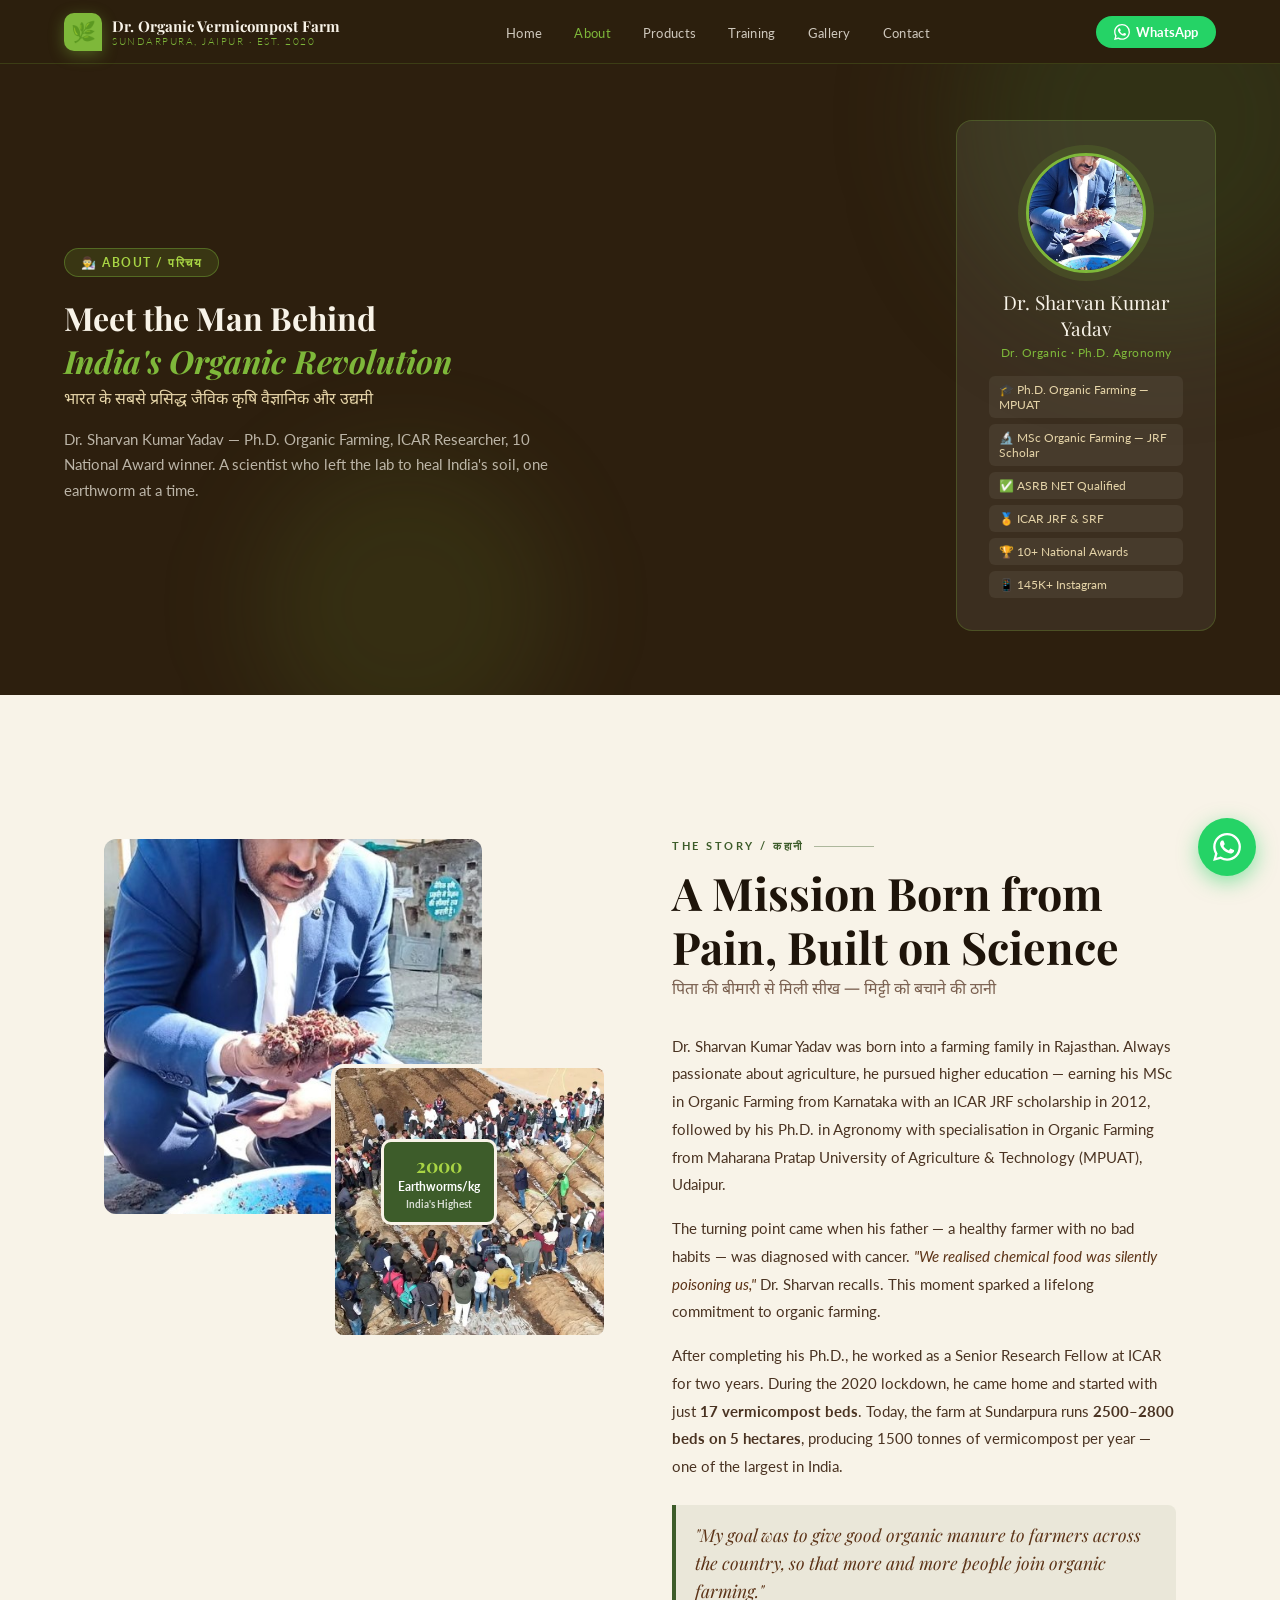
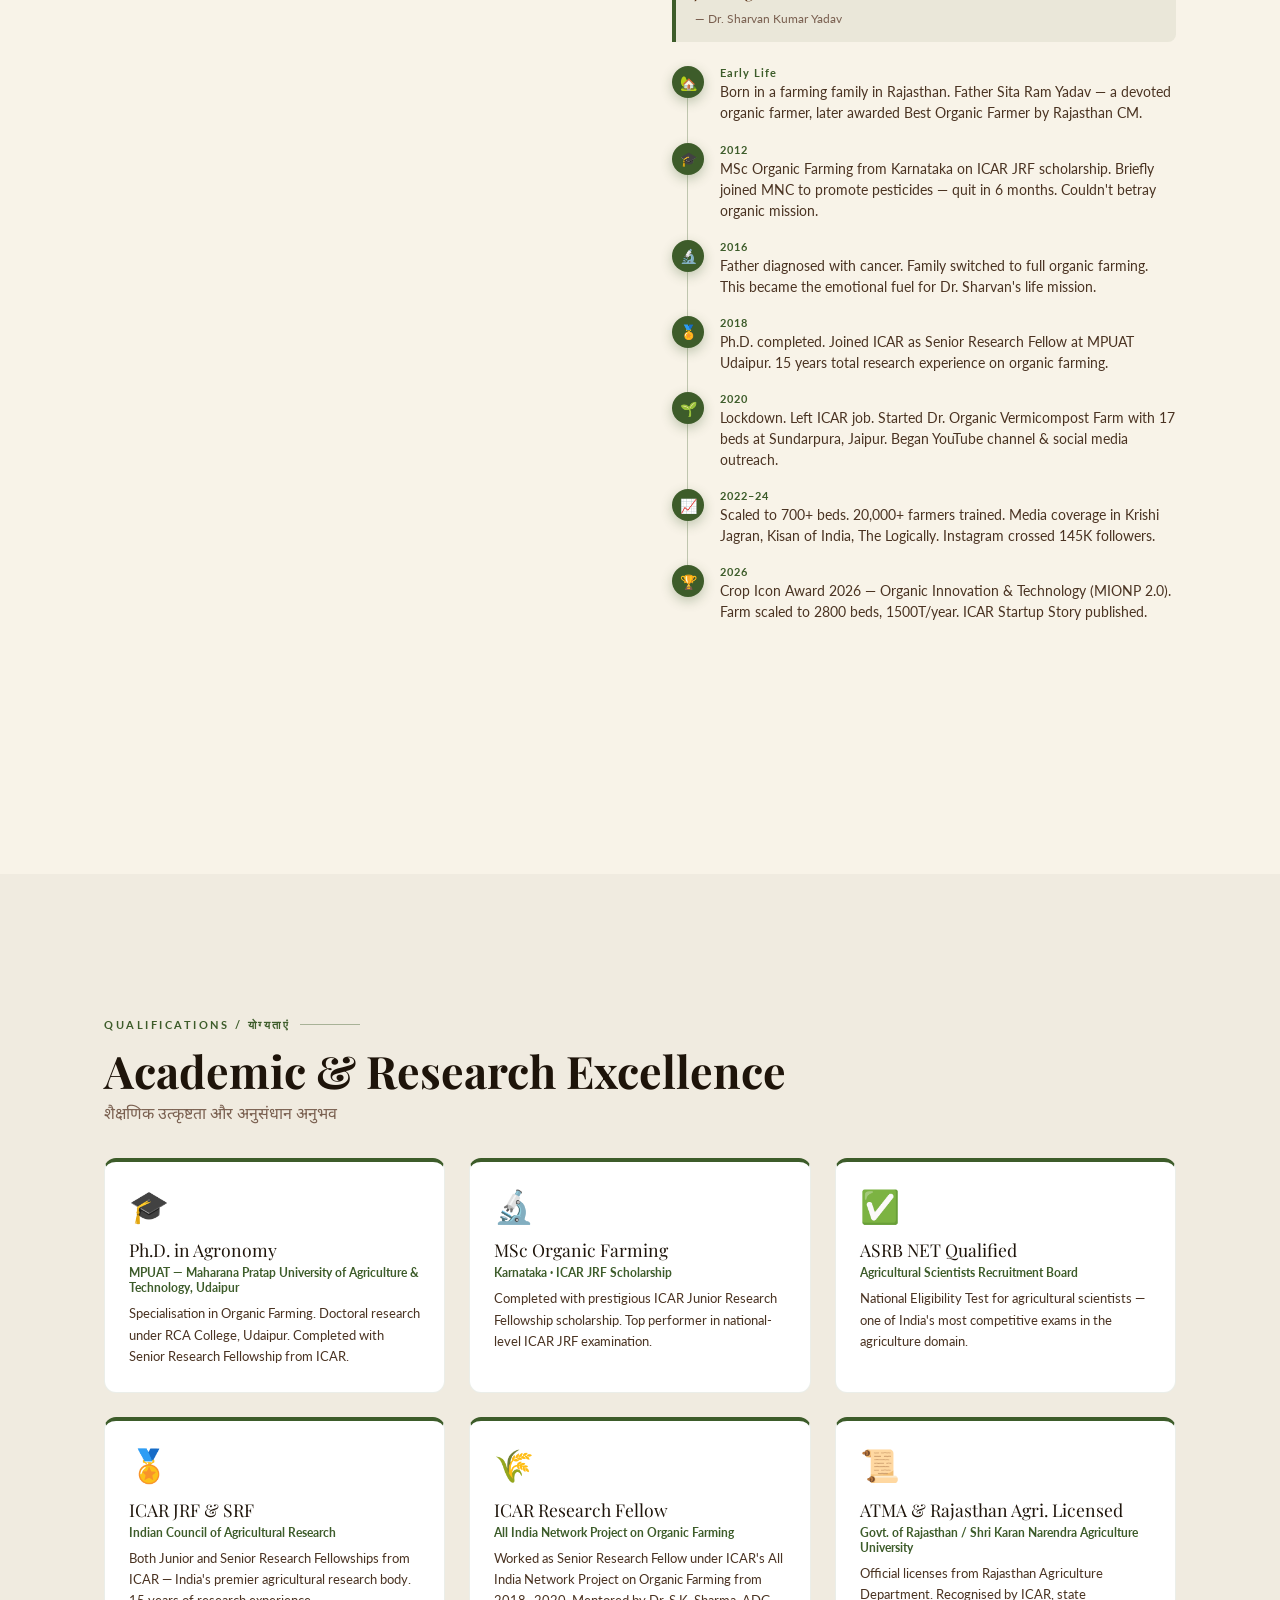
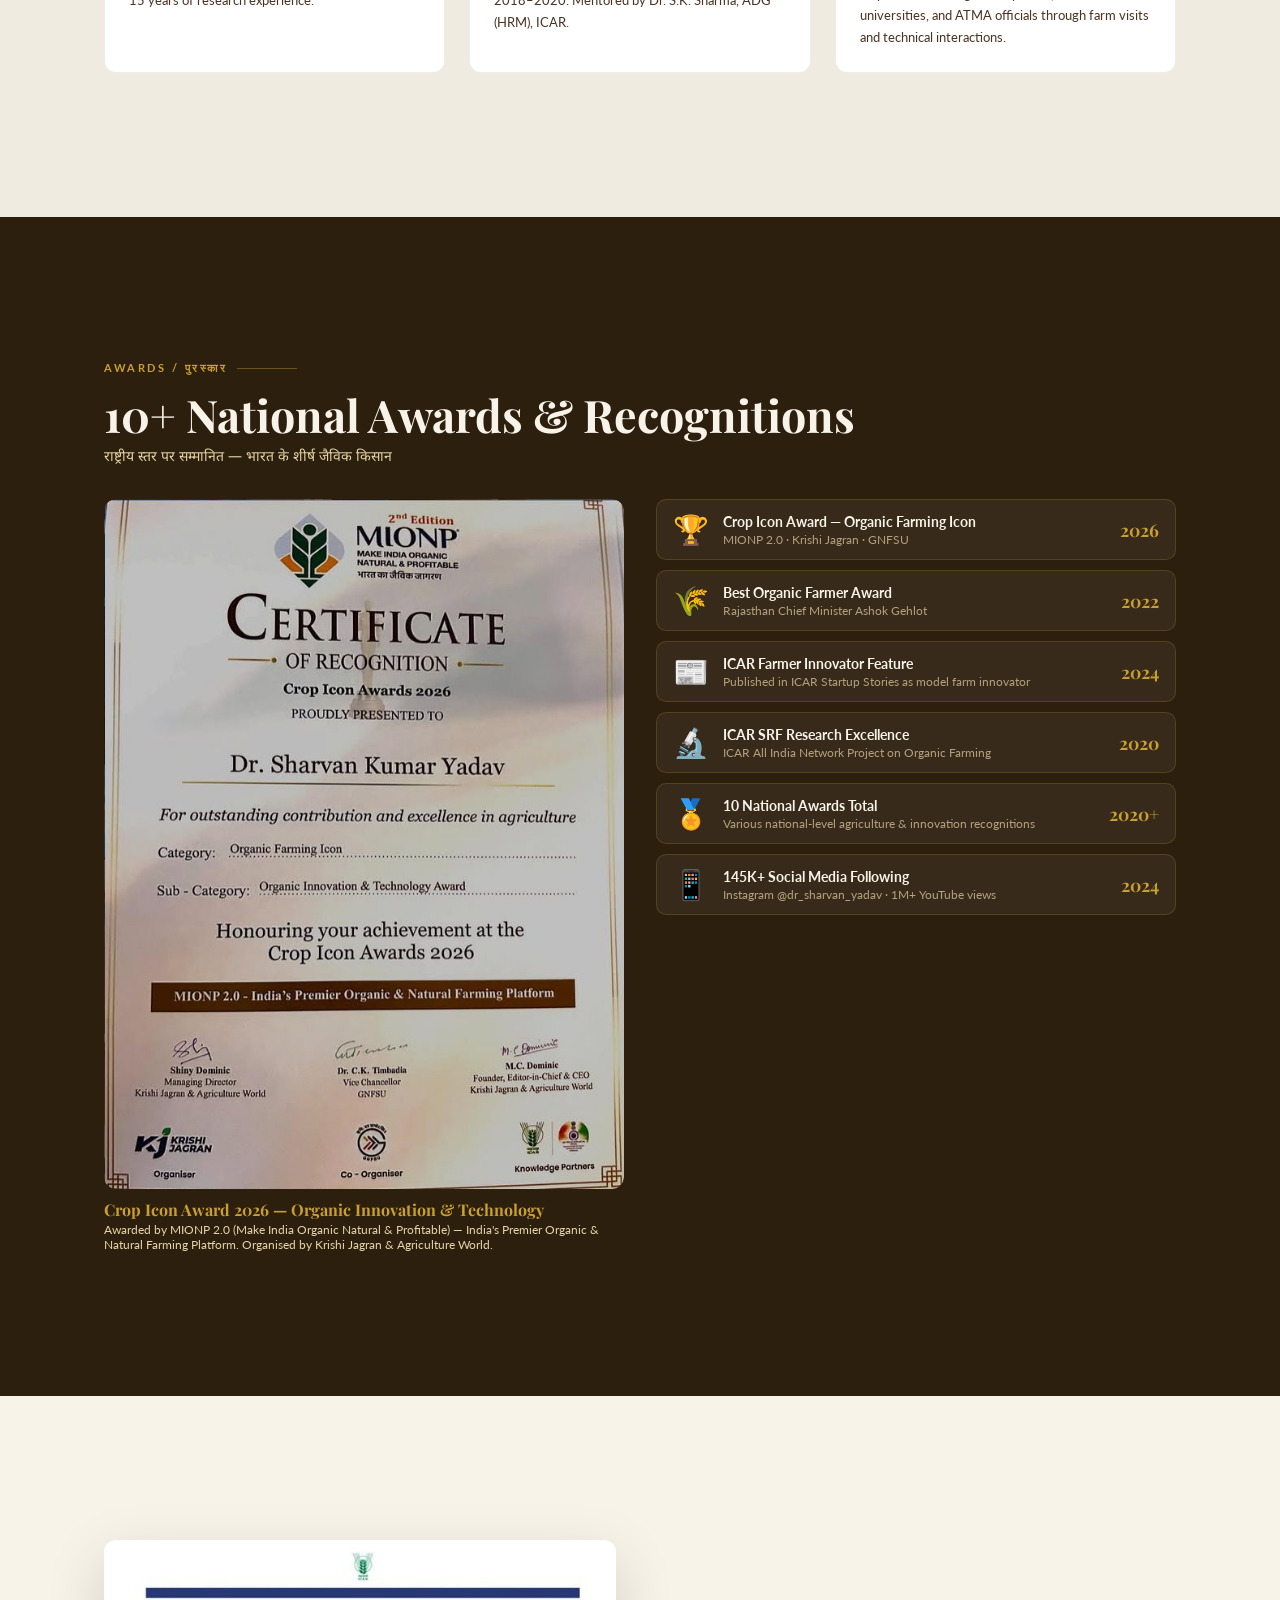
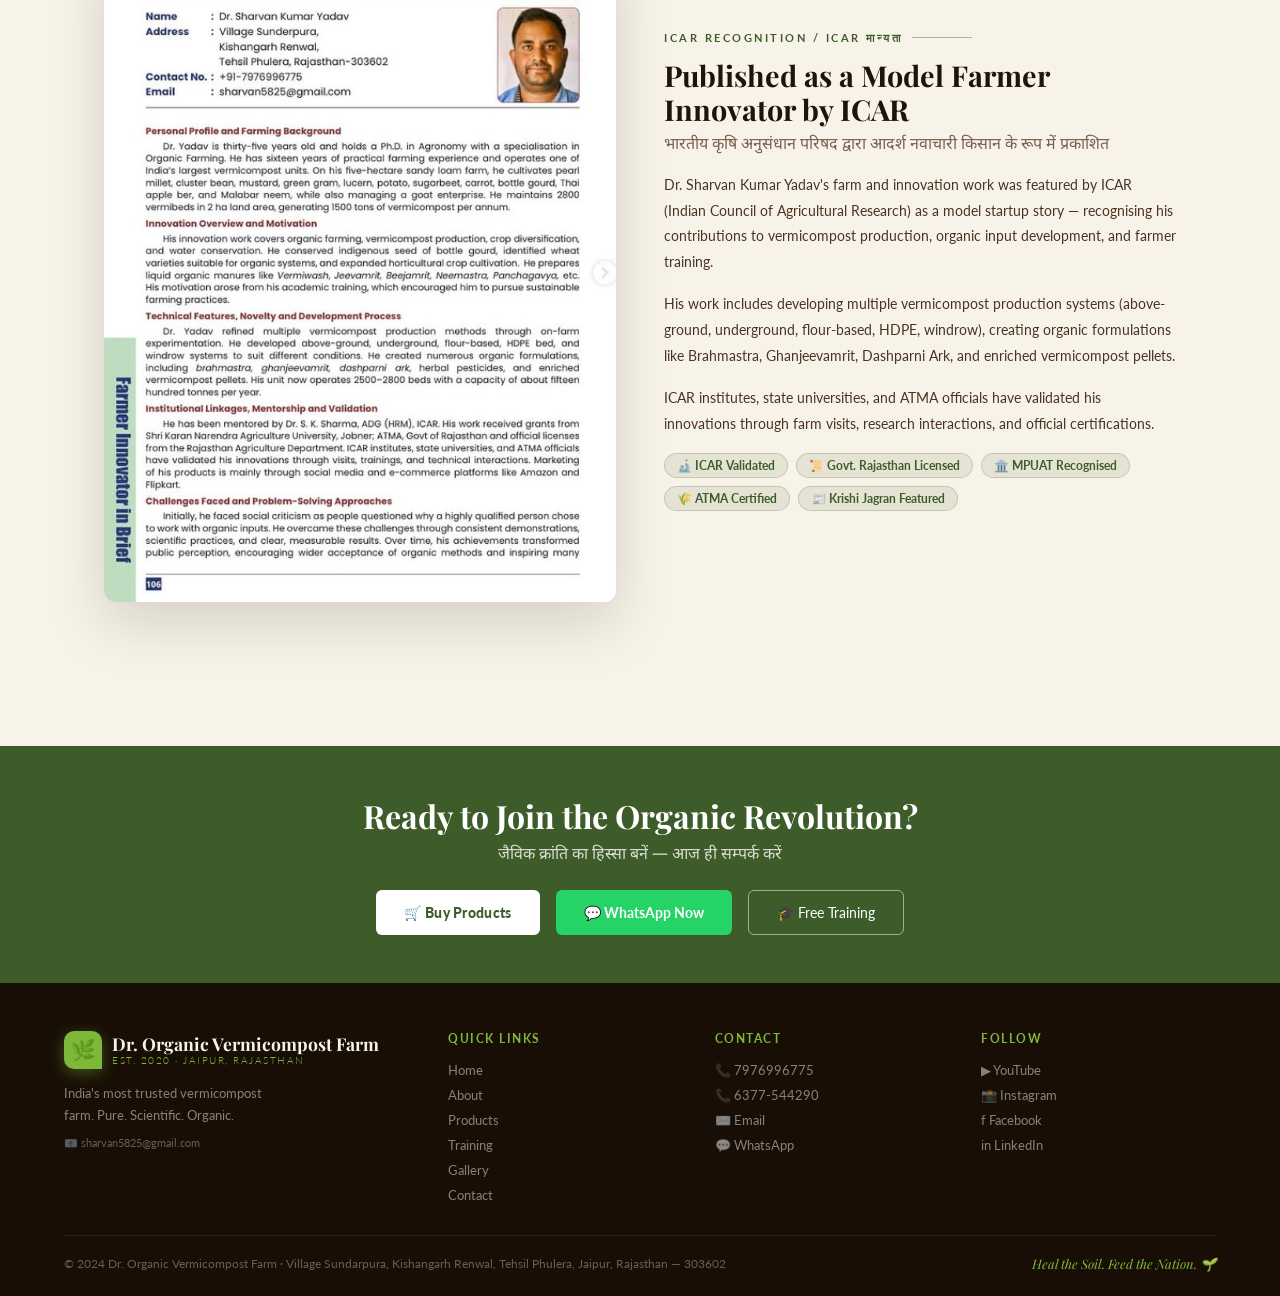
<file: about.html>
<!DOCTYPE html>
<html lang="en">
<head>
  <meta charset="UTF-8">
  <meta name="viewport" content="width=device-width, initial-scale=1.0">
  <meta name="description" content="About Dr. Sharvan Kumar Yadav — PhD Organic Farming, ICAR Researcher, 10 National Awards, Founder of Dr. Organic Vermicompost Farm, Jaipur.">
  <title>About | Dr. Organic Vermicompost Farm</title>
  <link rel="stylesheet" href="css/style.css">
  <link rel="icon" href="data:image/svg+xml,<svg xmlns='http://www.w3.org/2000/svg' viewBox='0 0 100 100'><text y='.9em' font-size='90'>🌱</text></svg>">
  <style>
    .page-hero { background: var(--soil); padding: 120px 5% 4rem; position: relative; overflow: hidden; }
    .page-hero::before { content:''; position:absolute; top:-80px; right:-80px; width:400px; height:400px; background:rgba(61,92,42,0.3); border-radius:50%; filter:blur(60px); }
    .page-hero::after { content:''; position:absolute; bottom:-60px; left:20%; width:300px; height:300px; background:rgba(126,184,58,0.1); border-radius:50%; filter:blur(50px); }
    .page-hero-content { position:relative; z-index:1; display:grid; grid-template-columns:1fr auto; gap:3rem; align-items:center; max-width:1200px; margin:0 auto; }

    .founder-profile-card {
      background: rgba(255,255,255,0.07);
      border: 1px solid rgba(126,184,58,0.25);
      border-radius: 16px;
      padding: 2rem;
      text-align: center;
      width: 260px;
      flex-shrink: 0;
    }
    .fp-photo { width: 120px; height: 120px; border-radius: 50%; object-fit: cover; border: 3px solid var(--sprout); box-shadow: 0 0 0 8px rgba(126,184,58,0.15); margin: 0 auto 1rem; display: block; }
    .fp-name { font-family: 'Playfair Display', serif; color: var(--cream); font-size: 1.2rem; margin-bottom: 4px; }
    .fp-title { color: var(--sprout); font-size: 12px; letter-spacing: 0.5px; margin-bottom: 1rem; }
    .fp-quals { display: flex; flex-direction: column; gap: 6px; }
    .fp-qual { background: rgba(255,255,255,0.06); border-radius: 6px; padding: 6px 10px; font-size: 12px; color: var(--wheat); text-align: left; display: flex; gap: 6px; align-items: center; }

    .about-full { background: var(--cream); padding: 4rem 0; }
    .about-story-grid { display: grid; grid-template-columns: 1fr 1fr; gap: 4rem; align-items: start; margin-bottom: 4rem; }

    .about-photo-stack { position: relative; height: 500px; }
    .aps-main { position: absolute; top: 0; left: 0; width: 75%; height: 75%; border-radius: 12px; overflow: hidden; }
    .aps-main img { width: 100%; height: 100%; object-fit: cover; }
    .aps-side { position: absolute; bottom: 0; right: 0; width: 55%; height: 55%; border-radius: 12px; overflow: hidden; border: 4px solid var(--cream); }
    .aps-side img { width: 100%; height: 100%; object-fit: cover; }
    .aps-badge {
      position: absolute; top: 60%; left: 55%;
      background: var(--moss); color: white;
      border-radius: 10px; padding: 10px 14px;
      font-size: 12px; font-weight: 700; text-align: center;
      border: 3px solid var(--cream);
      box-shadow: 0 8px 25px rgba(0,0,0,0.2);
      line-height: 1.4;
    }
    .aps-badge strong { display: block; font-family: 'Playfair Display', serif; font-size: 1.2rem; color: var(--lime); }

    .qualifications-section { background: #f0ebe0; padding: 4rem 0; }
    .quals-grid { display: grid; grid-template-columns: repeat(3, 1fr); gap: 1.5rem; margin-top: 2rem; }
    .qual-card {
      background: white; border-radius: 12px; padding: 1.5rem;
      border: 1px solid rgba(61,92,42,0.1); border-top: 4px solid var(--moss);
      transition: transform 0.2s, box-shadow 0.2s;
    }
    .qual-card:hover { transform: translateY(-3px); box-shadow: 0 10px 30px rgba(0,0,0,0.08); }
    .qc-icon { font-size: 2rem; margin-bottom: 0.8rem; display: block; }
    .qc-title { font-family: 'Playfair Display', serif; font-size: 1.1rem; color: var(--text-dark); margin-bottom: 4px; }
    .qc-org { font-size: 12px; font-weight: 700; color: var(--moss); margin-bottom: 0.5rem; }
    .qc-desc { font-size: 13px; color: var(--text-mid); line-height: 1.65; }

    .awards-full-section { background: var(--soil); padding: 4rem 0; }
    .awards-full-section .section-label { color: var(--gold); }
    .awards-full-section .section-label::after { background: var(--gold); }
    .awards-full-section .section-h { color: var(--cream); }
    .awards-full-grid { display: grid; grid-template-columns: 1fr 1fr; gap: 2rem; margin-top: 2rem; }
    .award-cert-card { border-radius: 12px; overflow: hidden; position: relative; }
    .award-cert-card img { width: 100%; display: block; border-radius: 12px; }
    .award-cert-cap { margin-top: 10px; }
    .award-cert-cap h4 { font-family: 'Playfair Display', serif; color: var(--gold); font-size: 1rem; }
    .award-cert-cap p { font-size: 12px; color: var(--wheat); margin-top: 2px; }

    .awards-list-full { display: flex; flex-direction: column; gap: 10px; }
    .alf-item {
      background: rgba(255,255,255,0.05); border: 1px solid rgba(201,160,48,0.2);
      border-radius: 10px; padding: 12px 16px;
      display: flex; align-items: center; gap: 14px;
      transition: border-color 0.2s, transform 0.2s;
    }
    .alf-item:hover { border-color: rgba(201,160,48,0.5); transform: translateX(4px); }
    .alf-icon { font-size: 1.8rem; flex-shrink: 0; }
    .alf-name { font-size: 14px; font-weight: 700; color: var(--cream); }
    .alf-org { font-size: 12px; color: var(--wheat); opacity: 0.7; margin-top: 2px; }
    .alf-year { margin-left: auto; font-family: 'Playfair Display', serif; font-size: 1.1rem; color: var(--gold); font-weight: 700; flex-shrink: 0; }

    .icar-story-section { background: var(--cream); padding: 4rem 0; }
    .icar-grid { display: grid; grid-template-columns: 1fr 1fr; gap: 3rem; align-items: center; }
    .icar-img { border-radius: 12px; overflow: hidden; box-shadow: 0 20px 60px rgba(0,0,0,0.15); }
    .icar-img img { width: 100%; display: block; }
    .icar-text h3 { font-family: 'Playfair Display', serif; font-size: 1.6rem; color: var(--text-dark); margin-bottom: 0.5rem; }
    .icar-text p { font-size: 14px; color: var(--text-mid); line-height: 1.85; margin-bottom: 1rem; }
    .icar-tags { display: flex; flex-wrap: wrap; gap: 8px; margin-top: 1rem; }
    .icar-tag { background: rgba(61,92,42,0.1); color: var(--moss); font-size: 12px; font-weight: 700; padding: 4px 12px; border-radius: 20px; border: 1px solid rgba(61,92,42,0.2); }

    @media(max-width:768px) {
      .page-hero-content { grid-template-columns: 1fr; }
      .founder-profile-card { width: 100%; }
      .about-story-grid { grid-template-columns: 1fr; }
      .about-photo-stack { height: 320px; }
      .quals-grid { grid-template-columns: 1fr; }
      .awards-full-grid { grid-template-columns: 1fr; }
      .icar-grid { grid-template-columns: 1fr; }
    }
  </style>
</head>
<body>

<a class="float-wa" href="https://wa.me/916377544290" target="_blank">
  <span class="float-wa-tooltip">Chat on WhatsApp</span>
  <svg width="28" height="28" viewBox="0 0 24 24" fill="white"><path d="M17.472 14.382c-.297-.149-1.758-.867-2.03-.967-.273-.099-.471-.148-.67.15-.197.297-.767.966-.94 1.164-.173.199-.347.223-.644.075-.297-.15-1.255-.463-2.39-1.475-.883-.788-1.48-1.761-1.653-2.059-.173-.297-.018-.458.13-.606.134-.133.298-.347.446-.52.149-.174.198-.298.298-.497.099-.198.05-.371-.025-.52-.075-.149-.669-1.612-.916-2.207-.242-.579-.487-.5-.669-.51-.173-.008-.371-.01-.57-.01-.198 0-.52.074-.792.372-.272.297-1.04 1.016-1.04 2.479 0 1.462 1.065 2.875 1.213 3.074.149.198 2.096 3.2 5.077 4.487.709.306 1.262.489 1.694.625.712.227 1.36.195 1.871.118.571-.085 1.758-.719 2.006-1.413.248-.694.248-1.289.173-1.413-.074-.124-.272-.198-.57-.347m-5.421 7.403h-.004a9.87 9.87 0 01-5.031-1.378l-.361-.214-3.741.982.998-3.648-.235-.374a9.86 9.86 0 01-1.51-5.26c.001-5.45 4.436-9.884 9.888-9.884 2.64 0 5.122 1.03 6.988 2.898a9.825 9.825 0 012.893 6.994c-.003 5.45-4.437 9.884-9.885 9.884m8.413-18.297A11.815 11.815 0 0012.05 0C5.495 0 .16 5.335.157 11.892c0 2.096.547 4.142 1.588 5.945L.057 24l6.305-1.654a11.882 11.882 0 005.683 1.448h.005c6.554 0 11.89-5.335 11.893-11.893a11.821 11.821 0 00-3.48-8.413z"/></svg>
</a>

<nav id="mainNav">
  <a class="nav-logo" href="index.html">
    <div class="logo-icon">🌿</div>
    <div class="logo-text-wrap">
      <div class="logo-main">Dr. Organic Vermicompost Farm</div>
      <div class="logo-sub">Sundarpura, Jaipur · Est. 2020</div>
    </div>
  </a>
  <ul class="nav-links" id="navLinks">
    <li><a href="index.html">Home</a></li>
    <li><a href="about.html" class="active">About</a></li>
    <li><a href="products.html">Products</a></li>
    <li><a href="training.html">Training</a></li>
    <li><a href="gallery.html">Gallery</a></li>
    <li><a href="contact.html">Contact</a></li>
  </ul>
  <div style="display:flex;align-items:center;gap:12px;">
    <a class="nav-wa-btn" href="https://wa.me/916377544290" target="_blank">
      <svg width="16" height="16" viewBox="0 0 24 24" fill="white"><path d="M17.472 14.382c-.297-.149-1.758-.867-2.03-.967-.273-.099-.471-.148-.67.15-.197.297-.767.966-.94 1.164-.173.199-.347.223-.644.075-.297-.15-1.255-.463-2.39-1.475-.883-.788-1.48-1.761-1.653-2.059-.173-.297-.018-.458.13-.606.134-.133.298-.347.446-.52.149-.174.198-.298.298-.497.099-.198.05-.371-.025-.52-.075-.149-.669-1.612-.916-2.207-.242-.579-.487-.5-.669-.51-.173-.008-.371-.01-.57-.01-.198 0-.52.074-.792.372-.272.297-1.04 1.016-1.04 2.479 0 1.462 1.065 2.875 1.213 3.074.149.198 2.096 3.2 5.077 4.487.709.306 1.262.489 1.694.625.712.227 1.36.195 1.871.118.571-.085 1.758-.719 2.006-1.413.248-.694.248-1.289.173-1.413-.074-.124-.272-.198-.57-.347m-5.421 7.403h-.004a9.87 9.87 0 01-5.031-1.378l-.361-.214-3.741.982.998-3.648-.235-.374a9.86 9.86 0 01-1.51-5.26c.001-5.45 4.436-9.884 9.888-9.884 2.64 0 5.122 1.03 6.988 2.898a9.825 9.825 0 012.893 6.994c-.003 5.45-4.437 9.884-9.885 9.884m8.413-18.297A11.815 11.815 0 0012.05 0C5.495 0 .16 5.335.157 11.892c0 2.096.547 4.142 1.588 5.945L.057 24l6.305-1.654a11.882 11.882 0 005.683 1.448h.005c6.554 0 11.89-5.335 11.893-11.893a11.821 11.821 0 00-3.48-8.413z"/></svg>
      <span>WhatsApp</span>
    </a>
    <div class="hamburger" onclick="toggleNav()"><span></span><span></span><span></span></div>
  </div>
</nav>

<!-- HERO -->
<div class="page-hero">
  <div class="page-hero-content">
    <div>
      <div class="hero-badge">👨‍🔬 About / परिचय</div>
      <h1 class="serif" style="color:var(--cream);">Meet the Man Behind<br><em style="color:var(--sprout)">India's Organic Revolution</em></h1>
      <p class="hindi" style="color:var(--wheat);margin:0.5rem 0 1rem;font-family:'Noto Sans Devanagari',sans-serif;font-size:1rem;">भारत के सबसे प्रसिद्ध जैविक कृषि वैज्ञानिक और उद्यमी</p>
      <p style="color:rgba(248,243,232,0.7);font-size:15px;line-height:1.7;max-width:520px;">Dr. Sharvan Kumar Yadav — Ph.D. Organic Farming, ICAR Researcher, 10 National Award winner. A scientist who left the lab to heal India's soil, one earthworm at a time.</p>
    </div>
    <div class="founder-profile-card reveal">
      <img class="fp-photo" id="heroFounderImg" src="" alt="Dr. Sharvan Kumar Yadav">
      <div class="fp-name serif">Dr. Sharvan Kumar Yadav</div>
      <div class="fp-title">Dr. Organic · Ph.D. Agronomy</div>
      <div class="fp-quals">
        <div class="fp-qual">🎓 Ph.D. Organic Farming — MPUAT</div>
        <div class="fp-qual">🔬 MSc Organic Farming — JRF Scholar</div>
        <div class="fp-qual">✅ ASRB NET Qualified</div>
        <div class="fp-qual">🏅 ICAR JRF & SRF</div>
        <div class="fp-qual">🏆 10+ National Awards</div>
        <div class="fp-qual">📱 145K+ Instagram</div>
      </div>
    </div>
  </div>
</div>

<!-- STORY -->
<section class="about-full">
  <div class="section-wrap">
    <div class="about-story-grid">
      <div class="about-photo-stack reveal">
        <div class="aps-main">
          <img id="aboutFounderMain" src="" alt="Dr. Sharvan Kumar Yadav — holding earthworms">
        </div>
        <div class="aps-side">
          <img id="aboutTrainImg" src="" alt="Training session">
        </div>
        <div class="aps-badge">
          <strong>2000</strong>
          Earthworms/kg<br>
          <span style="font-size:10px;color:rgba(255,255,255,0.8);">India's Highest</span>
        </div>
      </div>
      <div class="reveal">
        <div class="section-label">The Story / कहानी</div>
        <h2 class="section-h serif">A Mission Born from Pain, Built on Science</h2>
        <p class="section-hi hindi">पिता की बीमारी से मिली सीख — मिट्टी को बचाने की ठानी</p>

        <p style="font-size:15px;color:var(--text-mid);line-height:1.85;margin-bottom:1rem;">
          Dr. Sharvan Kumar Yadav was born into a farming family in Rajasthan. Always passionate about agriculture, he pursued higher education — earning his MSc in Organic Farming from Karnataka with an ICAR JRF scholarship in 2012, followed by his Ph.D. in Agronomy with specialisation in Organic Farming from Maharana Pratap University of Agriculture & Technology (MPUAT), Udaipur.
        </p>
        <p style="font-size:15px;color:var(--text-mid);line-height:1.85;margin-bottom:1rem;">
          The turning point came when his father — a healthy farmer with no bad habits — was diagnosed with cancer. <em style="color:var(--bark);">"We realised chemical food was silently poisoning us,"</em> Dr. Sharvan recalls. This moment sparked a lifelong commitment to organic farming.
        </p>
        <p style="font-size:15px;color:var(--text-mid);line-height:1.85;margin-bottom:1.5rem;">
          After completing his Ph.D., he worked as a Senior Research Fellow at ICAR for two years. During the 2020 lockdown, he came home and started with just <strong>17 vermicompost beds</strong>. Today, the farm at Sundarpura runs <strong>2500–2800 beds on 5 hectares</strong>, producing 1500 tonnes of vermicompost per year — one of the largest in India.
        </p>

        <div style="background:rgba(61,92,42,0.08);border-left:4px solid var(--moss);border-radius:0 8px 8px 0;padding:1rem 1.2rem;margin-bottom:1.5rem;">
          <p style="font-family:'Playfair Display',serif;font-size:1.1rem;color:var(--bark);font-style:italic;line-height:1.6;margin:0;">
            "My goal was to give good organic manure to farmers across the country, so that more and more people join organic farming."
          </p>
          <p style="font-size:12px;color:var(--text-light);margin-top:6px;margin-bottom:0;">— Dr. Sharvan Kumar Yadav</p>
        </div>

        <div class="timeline">
          <div class="tl-item">
            <div class="tl-dot">🏡</div>
            <div class="tl-content">
              <div class="tl-year">Early Life</div>
              <div class="tl-text">Born in a farming family in Rajasthan. Father Sita Ram Yadav — a devoted organic farmer, later awarded Best Organic Farmer by Rajasthan CM.</div>
            </div>
          </div>
          <div class="tl-item">
            <div class="tl-dot">🎓</div>
            <div class="tl-content">
              <div class="tl-year">2012</div>
              <div class="tl-text">MSc Organic Farming from Karnataka on ICAR JRF scholarship. Briefly joined MNC to promote pesticides — quit in 6 months. Couldn't betray organic mission.</div>
            </div>
          </div>
          <div class="tl-item">
            <div class="tl-dot">🔬</div>
            <div class="tl-content">
              <div class="tl-year">2016</div>
              <div class="tl-text">Father diagnosed with cancer. Family switched to full organic farming. This became the emotional fuel for Dr. Sharvan's life mission.</div>
            </div>
          </div>
          <div class="tl-item">
            <div class="tl-dot">🏅</div>
            <div class="tl-content">
              <div class="tl-year">2018</div>
              <div class="tl-text">Ph.D. completed. Joined ICAR as Senior Research Fellow at MPUAT Udaipur. 15 years total research experience on organic farming.</div>
            </div>
          </div>
          <div class="tl-item">
            <div class="tl-dot">🌱</div>
            <div class="tl-content">
              <div class="tl-year">2020</div>
              <div class="tl-text">Lockdown. Left ICAR job. Started Dr. Organic Vermicompost Farm with 17 beds at Sundarpura, Jaipur. Began YouTube channel & social media outreach.</div>
            </div>
          </div>
          <div class="tl-item">
            <div class="tl-dot">📈</div>
            <div class="tl-content">
              <div class="tl-year">2022–24</div>
              <div class="tl-text">Scaled to 700+ beds. 20,000+ farmers trained. Media coverage in Krishi Jagran, Kisan of India, The Logically. Instagram crossed 145K followers.</div>
            </div>
          </div>
          <div class="tl-item">
            <div class="tl-dot">🏆</div>
            <div class="tl-content">
              <div class="tl-year">2026</div>
              <div class="tl-text">Crop Icon Award 2026 — Organic Innovation & Technology (MIONP 2.0). Farm scaled to 2800 beds, 1500T/year. ICAR Startup Story published.</div>
            </div>
          </div>
        </div>
      </div>
    </div>
  </div>
</section>

<!-- QUALIFICATIONS -->
<section class="qualifications-section">
  <div class="section-wrap">
    <div class="section-label">Qualifications / योग्यताएं</div>
    <h2 class="section-h serif">Academic & Research Excellence</h2>
    <p class="section-hi hindi">शैक्षणिक उत्कृष्टता और अनुसंधान अनुभव</p>
    <div class="quals-grid">
      <div class="qual-card reveal">
        <span class="qc-icon">🎓</span>
        <div class="qc-title serif">Ph.D. in Agronomy</div>
        <div class="qc-org">MPUAT — Maharana Pratap University of Agriculture & Technology, Udaipur</div>
        <div class="qc-desc">Specialisation in Organic Farming. Doctoral research under RCA College, Udaipur. Completed with Senior Research Fellowship from ICAR.</div>
      </div>
      <div class="qual-card reveal">
        <span class="qc-icon">🔬</span>
        <div class="qc-title serif">MSc Organic Farming</div>
        <div class="qc-org">Karnataka · ICAR JRF Scholarship</div>
        <div class="qc-desc">Completed with prestigious ICAR Junior Research Fellowship scholarship. Top performer in national-level ICAR JRF examination.</div>
      </div>
      <div class="qual-card reveal">
        <span class="qc-icon">✅</span>
        <div class="qc-title serif">ASRB NET Qualified</div>
        <div class="qc-org">Agricultural Scientists Recruitment Board</div>
        <div class="qc-desc">National Eligibility Test for agricultural scientists — one of India's most competitive exams in the agriculture domain.</div>
      </div>
      <div class="qual-card reveal">
        <span class="qc-icon">🏅</span>
        <div class="qc-title serif">ICAR JRF & SRF</div>
        <div class="qc-org">Indian Council of Agricultural Research</div>
        <div class="qc-desc">Both Junior and Senior Research Fellowships from ICAR — India's premier agricultural research body. 15 years of research experience.</div>
      </div>
      <div class="qual-card reveal">
        <span class="qc-icon">🌾</span>
        <div class="qc-title serif">ICAR Research Fellow</div>
        <div class="qc-org">All India Network Project on Organic Farming</div>
        <div class="qc-desc">Worked as Senior Research Fellow under ICAR's All India Network Project on Organic Farming from 2018–2020. Mentored by Dr. S.K. Sharma, ADG (HRM), ICAR.</div>
      </div>
      <div class="qual-card reveal">
        <span class="qc-icon">📜</span>
        <div class="qc-title serif">ATMA & Rajasthan Agri. Licensed</div>
        <div class="qc-org">Govt. of Rajasthan / Shri Karan Narendra Agriculture University</div>
        <div class="qc-desc">Official licenses from Rajasthan Agriculture Department. Recognised by ICAR, state universities, and ATMA officials through farm visits and technical interactions.</div>
      </div>
    </div>
  </div>
</section>

<!-- AWARDS -->
<section class="awards-full-section">
  <div class="section-wrap">
    <div class="section-label">Awards / पुरस्कार</div>
    <h2 class="section-h serif">10+ National Awards & Recognitions</h2>
    <p style="color:var(--wheat);font-size:14px;margin-bottom:2rem;font-family:'Noto Sans Devanagari',sans-serif;" class="hindi">राष्ट्रीय स्तर पर सम्मानित — भारत के शीर्ष जैविक किसान</p>
    <div class="awards-full-grid">
      <div class="reveal">
        <div class="award-cert-card">
          <img id="awardCertImg" src="" alt="Crop Icon Award 2026 Certificate">
        </div>
        <div class="award-cert-cap">
          <h4>Crop Icon Award 2026 — Organic Innovation & Technology</h4>
          <p>Awarded by MIONP 2.0 (Make India Organic Natural & Profitable) — India's Premier Organic & Natural Farming Platform. Organised by Krishi Jagran & Agriculture World.</p>
        </div>
      </div>
      <div class="reveal">
        <div class="awards-list-full">
          <div class="alf-item">
            <div class="alf-icon">🏆</div>
            <div>
              <div class="alf-name">Crop Icon Award — Organic Farming Icon</div>
              <div class="alf-org">MIONP 2.0 · Krishi Jagran · GNFSU</div>
            </div>
            <div class="alf-year">2026</div>
          </div>
          <div class="alf-item">
            <div class="alf-icon">🌾</div>
            <div>
              <div class="alf-name">Best Organic Farmer Award</div>
              <div class="alf-org">Rajasthan Chief Minister Ashok Gehlot</div>
            </div>
            <div class="alf-year">2022</div>
          </div>
          <div class="alf-item">
            <div class="alf-icon">📰</div>
            <div>
              <div class="alf-name">ICAR Farmer Innovator Feature</div>
              <div class="alf-org">Published in ICAR Startup Stories as model farm innovator</div>
            </div>
            <div class="alf-year">2024</div>
          </div>
          <div class="alf-item">
            <div class="alf-icon">🔬</div>
            <div>
              <div class="alf-name">ICAR SRF Research Excellence</div>
              <div class="alf-org">ICAR All India Network Project on Organic Farming</div>
            </div>
            <div class="alf-year">2020</div>
          </div>
          <div class="alf-item">
            <div class="alf-icon">🏅</div>
            <div>
              <div class="alf-name">10 National Awards Total</div>
              <div class="alf-org">Various national-level agriculture & innovation recognitions</div>
            </div>
            <div class="alf-year">2020+</div>
          </div>
          <div class="alf-item">
            <div class="alf-icon">📱</div>
            <div>
              <div class="alf-name">145K+ Social Media Following</div>
              <div class="alf-org">Instagram @dr_sharvan_yadav · 1M+ YouTube views</div>
            </div>
            <div class="alf-year">2024</div>
          </div>
        </div>
      </div>
    </div>
  </div>
</section>

<!-- ICAR STORY -->
<section class="icar-story-section">
  <div class="section-wrap">
    <div class="icar-grid">
      <div class="reveal">
        <div class="icar-img">
          <img id="icarDocImg" src="" alt="ICAR Startup Story — Dr. Sharvan Kumar Yadav">
        </div>
      </div>
      <div class="reveal">
        <div class="section-label">ICAR Recognition / ICAR मान्यता</div>
        <h3 class="icar-text" style="font-family:'Playfair Display',serif;font-size:1.8rem;color:var(--text-dark);line-height:1.2;margin-bottom:0.5rem;">Published as a Model Farmer Innovator by ICAR</h3>
        <p class="section-hi hindi" style="margin-bottom:1rem;">भारतीय कृषि अनुसंधान परिषद द्वारा आदर्श नवाचारी किसान के रूप में प्रकाशित</p>
        <div class="icar-text">
          <p>Dr. Sharvan Kumar Yadav's farm and innovation work was featured by ICAR (Indian Council of Agricultural Research) as a model startup story — recognising his contributions to vermicompost production, organic input development, and farmer training.</p>
          <p>His work includes developing multiple vermicompost production systems (above-ground, underground, flour-based, HDPE, windrow), creating organic formulations like Brahmastra, Ghanjeevamrit, Dashparni Ark, and enriched vermicompost pellets.</p>
          <p>ICAR institutes, state universities, and ATMA officials have validated his innovations through farm visits, research interactions, and official certifications.</p>
        </div>
        <div class="icar-tags">
          <span class="icar-tag">🔬 ICAR Validated</span>
          <span class="icar-tag">📜 Govt. Rajasthan Licensed</span>
          <span class="icar-tag">🏛️ MPUAT Recognised</span>
          <span class="icar-tag">🌾 ATMA Certified</span>
          <span class="icar-tag">📰 Krishi Jagran Featured</span>
        </div>
      </div>
    </div>
  </div>
</section>

<!-- CTA -->
<section style="background:var(--moss);padding:3rem 5%;text-align:center;">
  <h2 class="serif" style="color:white;font-size:2rem;margin-bottom:0.5rem;">Ready to Join the Organic Revolution?</h2>
  <p class="hindi" style="color:rgba(255,255,255,0.8);margin-bottom:1.5rem;font-family:'Noto Sans Devanagari',sans-serif;">जैविक क्रांति का हिस्सा बनें — आज ही सम्पर्क करें</p>
  <div style="display:flex;gap:1rem;justify-content:center;flex-wrap:wrap;">
    <a class="btn-green" style="background:white;color:var(--moss);" href="products.html">🛒 Buy Products</a>
    <a href="https://wa.me/916377544290?text=Namaste%20Dr.%20Sharvan%20ji%2C%20I%20want%20to%20connect%20with%20you." target="_blank" style="display:inline-flex;align-items:center;gap:8px;background:#25D366;color:white;padding:13px 28px;border-radius:6px;font-size:14px;font-weight:700;text-decoration:none;">💬 WhatsApp Now</a>
    <a class="btn-ghost" style="border-color:rgba(255,255,255,0.5);color:white;" href="training.html">🎓 Free Training</a>
  </div>
</section>

<footer>
  <div class="footer-grid">
    <div class="footer-brand">
      <div style="display:flex;align-items:center;gap:10px;margin-bottom:0.8rem;">
        <div class="logo-icon">🌿</div>
        <div class="logo-text-wrap">
          <div class="logo-main">Dr. Organic Vermicompost Farm</div>
          <div class="logo-sub">Est. 2020 · Jaipur, Rajasthan</div>
        </div>
      </div>
      <p>India's most trusted vermicompost farm. Pure. Scientific. Organic.</p>
      <p style="margin-top:0.5rem;color:rgba(248,243,232,0.35);font-size:11px;">📧 sharvan5825@gmail.com</p>
    </div>
    <div class="footer-col"><h4>Quick Links</h4><ul><li><a href="index.html">Home</a></li><li><a href="about.html">About</a></li><li><a href="products.html">Products</a></li><li><a href="training.html">Training</a></li><li><a href="gallery.html">Gallery</a></li><li><a href="contact.html">Contact</a></li></ul></div>
    <div class="footer-col"><h4>Contact</h4><ul><li><a href="tel:+917976996775">📞 7976996775</a></li><li><a href="tel:+916377544290">📞 6377-544290</a></li><li><a href="mailto:sharvan5825@gmail.com">✉️ Email</a></li><li><a href="https://wa.me/916377544290" target="_blank">💬 WhatsApp</a></li></ul></div>
    <div class="footer-col"><h4>Follow</h4><ul><li><a href="https://www.youtube.com/@dr.organicfarming1467" target="_blank">▶ YouTube</a></li><li><a href="https://www.instagram.com/dr_sharvan_yadav/" target="_blank">📸 Instagram</a></li><li><a href="https://www.facebook.com/p/Dr-Organic-Vermicompst-Farm-100064180596347/" target="_blank">f Facebook</a></li><li><a href="https://www.linkedin.com/in/dr-sharvan-yadav-a22bbb219/" target="_blank">in LinkedIn</a></li></ul></div>
  </div>
  <div class="footer-bottom">
    <div class="footer-copy">© 2024 Dr. Organic Vermicompost Farm · Village Sundarpura, Kishangarh Renwal, Tehsil Phulera, Jaipur, Rajasthan — 303602</div>
    <div class="footer-tagline serif">Heal the Soil. Feed the Nation. 🌱</div>
  </div>
</footer>

<script src="js/images.js"></script>
<script>
  window.addEventListener('load', function() {
    if(typeof img_founder !== 'undefined') {
      document.getElementById('heroFounderImg').src = img_founder;
      document.getElementById('aboutFounderMain').src = img_founder;
    }
    if(typeof img_training1 !== 'undefined') document.getElementById('aboutTrainImg').src = img_training1;
    if(typeof img_award !== 'undefined') document.getElementById('awardCertImg').src = img_award;
    if(typeof img_icar !== 'undefined') document.getElementById('icarDocImg').src = img_icar;
  });
  window.addEventListener('scroll', function() {
    const nav = document.getElementById('mainNav');
    if(window.scrollY > 50) nav.classList.add('scrolled'); else nav.classList.remove('scrolled');
  });
  function toggleNav() { document.getElementById('navLinks').classList.toggle('open'); }
  const observer = new IntersectionObserver((entries) => {
    entries.forEach((e,i) => { if(e.isIntersecting){ setTimeout(()=>e.target.classList.add('visible'),i*80); observer.unobserve(e.target); } });
  }, {threshold:0.1});
  document.querySelectorAll('.reveal').forEach(el=>observer.observe(el));
</script>
</body>
</html>
</file>
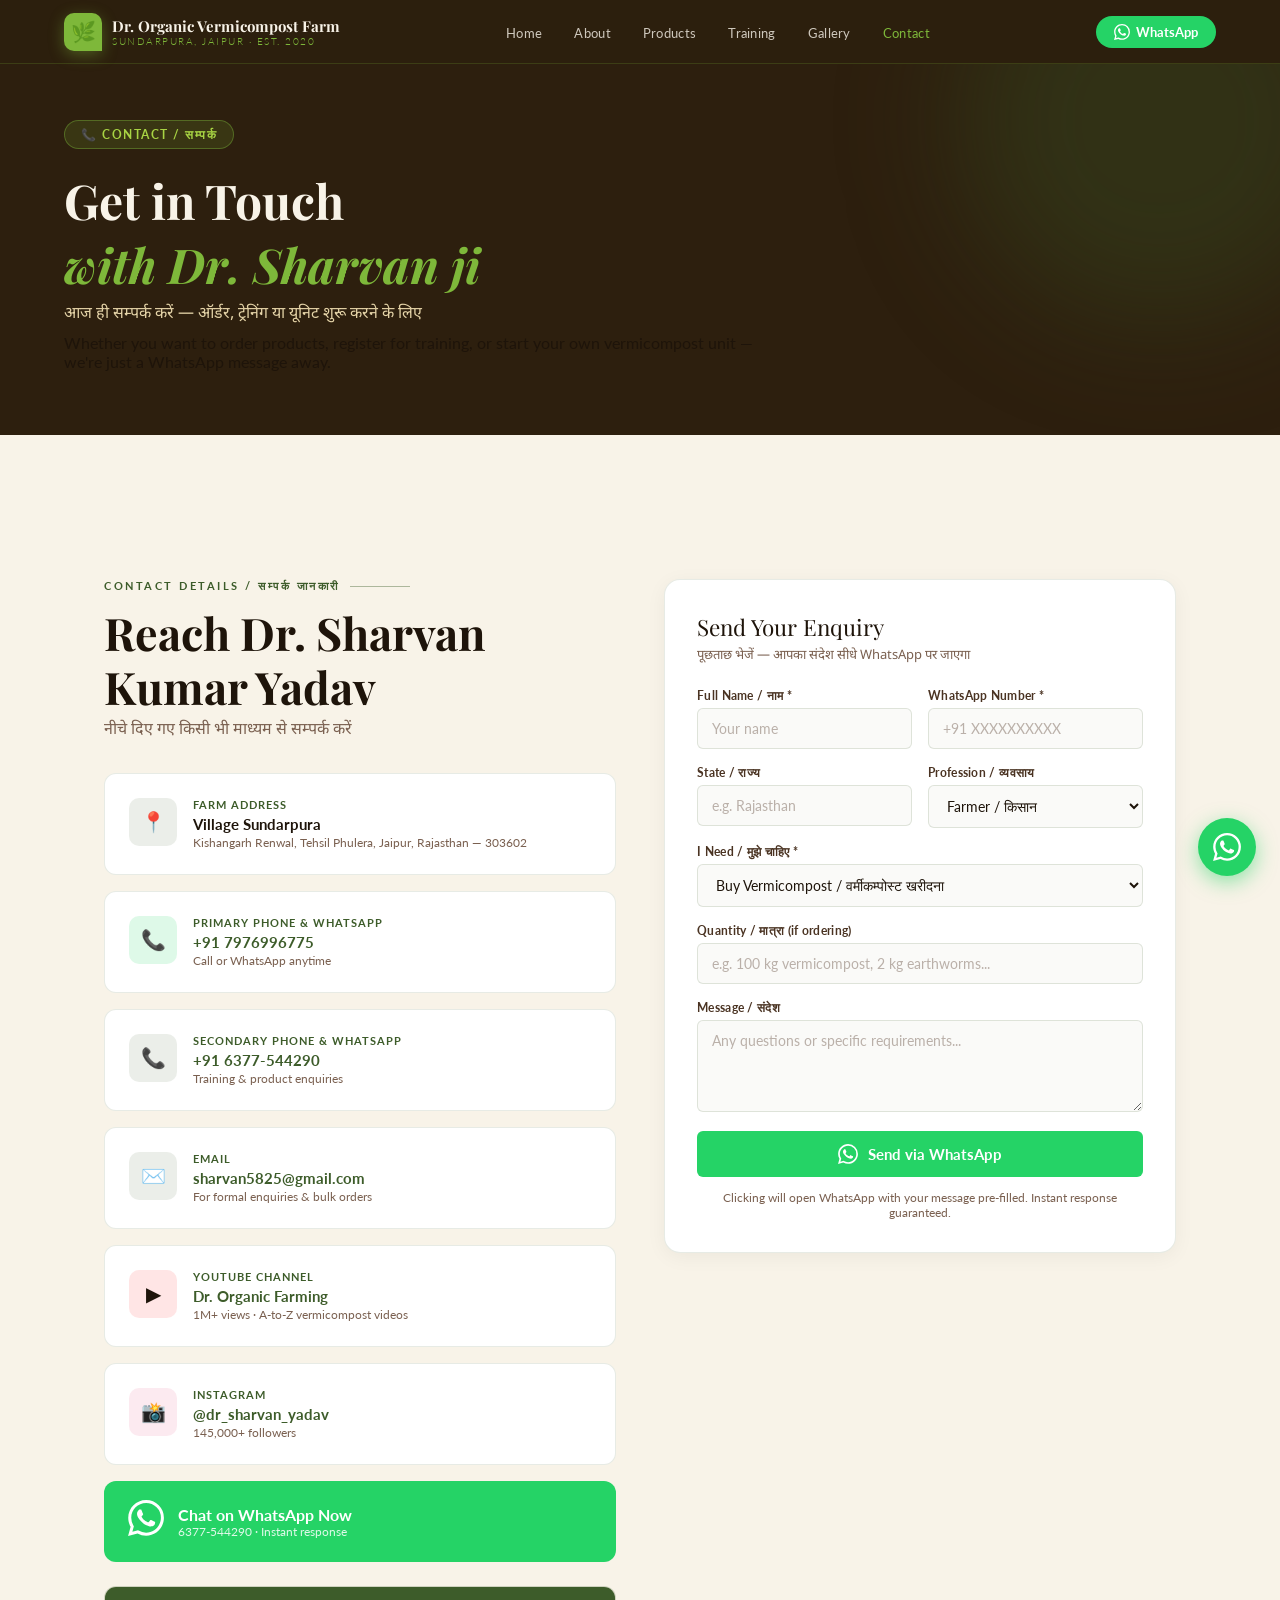
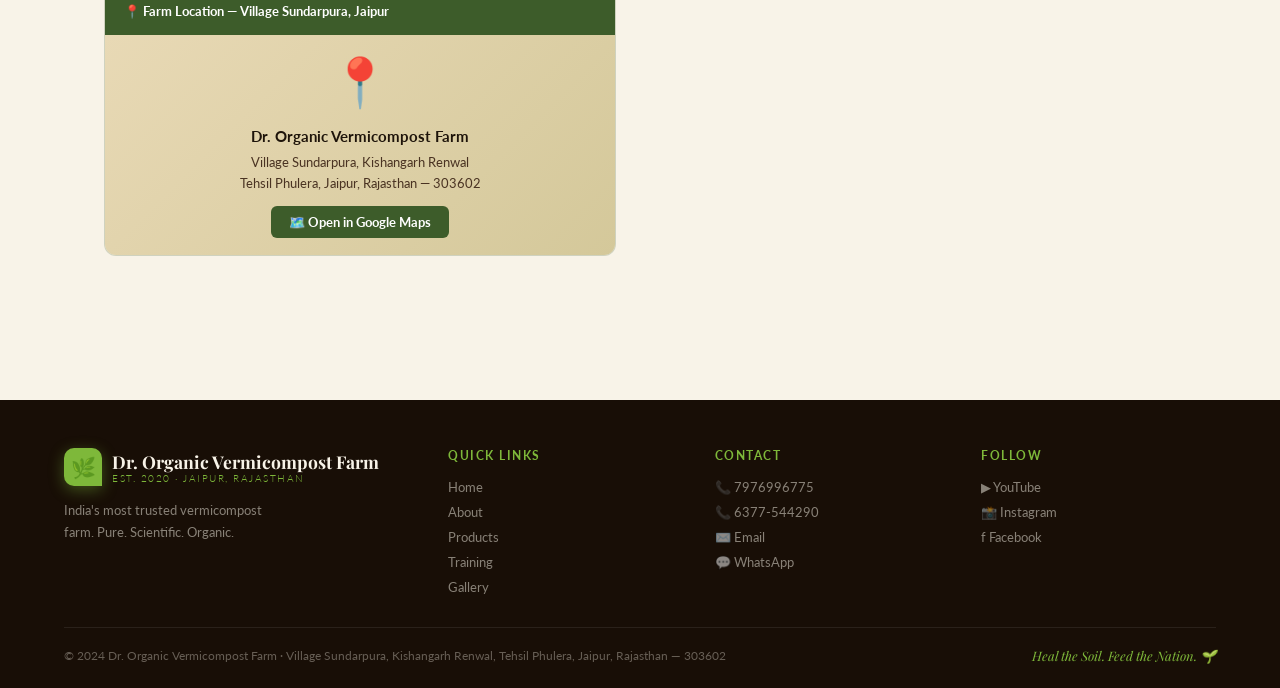
<file: contact.html>
<!DOCTYPE html>
<html lang="en">
<head>
  <meta charset="UTF-8">
  <meta name="viewport" content="width=device-width, initial-scale=1.0">
  <title>Contact Us | Dr. Organic Vermicompost Farm</title>
  <link rel="stylesheet" href="css/style.css">
  <link rel="icon" href="data:image/svg+xml,<svg xmlns='http://www.w3.org/2000/svg' viewBox='0 0 100 100'><text y='.9em' font-size='90'>🌱</text></svg>">
  <style>
    .page-hero { background:var(--soil); padding:120px 5% 4rem; position:relative; overflow:hidden; }
    .page-hero::before { content:''; position:absolute; top:-80px; right:-80px; width:400px; height:400px; background:rgba(61,92,42,0.3); border-radius:50%; filter:blur(60px); }
    .page-hero-content { position:relative; z-index:1; max-width:700px; }
    .page-hero h1 { font-family:'Playfair Display',serif; font-size:clamp(2rem,5vw,3rem); color:var(--cream); margin-bottom:0.5rem; }

    .contact-full { background:var(--cream); padding:4rem 0; }
    .contact-full-grid { display:grid; grid-template-columns:1fr 1fr; gap:3rem; }

    .contact-cards { display:flex; flex-direction:column; gap:1rem; }
    .cc {
      background:white; border:1px solid rgba(61,92,42,0.12); border-radius:12px;
      padding:1.5rem; display:flex; gap:1rem; align-items:flex-start;
      transition:transform 0.2s, box-shadow 0.2s;
    }
    .cc:hover { transform:translateY(-2px); box-shadow:0 10px 30px rgba(0,0,0,0.08); }
    .cc-icon { width:48px; height:48px; border-radius:10px; display:flex; align-items:center; justify-content:center; font-size:20px; flex-shrink:0; }
    .cc-icon-green { background:rgba(61,92,42,0.1); }
    .cc-icon-wa { background:rgba(37,211,102,0.15); }
    .cc-icon-yt { background:rgba(255,0,0,0.1); }
    .cc-icon-ig { background:rgba(225,48,108,0.1); }
    .cc-label { font-size:11px; font-weight:700; letter-spacing:1px; text-transform:uppercase; color:var(--moss); display:block; margin-bottom:4px; }
    .cc-value { font-size:15px; color:var(--text-dark); font-weight:700; }
    .cc-sub { font-size:12px; color:var(--text-light); margin-top:2px; }
    .cc-link { color:var(--moss); text-decoration:none; }
    .cc-link:hover { text-decoration:underline; }

    .wa-big-btn {
      display:flex; align-items:center; gap:14px;
      background:#25D366; color:white;
      border:none; padding:1.2rem 1.5rem; border-radius:12px;
      font-size:16px; font-weight:700; cursor:pointer;
      text-decoration:none; transition:transform 0.2s, box-shadow 0.2s;
      margin-top:1rem;
    }
    .wa-big-btn:hover { transform:translateY(-3px); box-shadow:0 10px 30px rgba(37,211,102,0.4); }
    .wa-big-btn-icon { font-size:2rem; }
    .wa-big-btn-text small { display:block; font-size:12px; font-weight:400; opacity:0.85; }

    .map-embed {
      background:rgba(61,92,42,0.08);
      border:1px solid rgba(61,92,42,0.15);
      border-radius:12px;
      overflow:hidden;
      margin-top:1.5rem;
    }
    .map-header { padding:1rem 1.2rem; background:var(--moss); color:white; font-weight:700; font-size:13px; display:flex; align-items:center; gap:8px; }
    .map-placeholder {
      height:220px;
      display:flex; flex-direction:column; align-items:center; justify-content:center;
      background:linear-gradient(135deg,#e8d9b5,#d4c89a);
      gap:0.8rem;
    }
    .map-pin { font-size:3rem; }
    .map-addr { font-size:13px; color:var(--text-mid); text-align:center; line-height:1.6; }
    .map-addr strong { display:block; font-size:15px; color:var(--text-dark); margin-bottom:4px; }
    .map-open-btn {
      display:inline-flex; align-items:center; gap:6px;
      background:var(--moss); color:white;
      padding:8px 18px; border-radius:6px; font-size:13px; font-weight:700;
      text-decoration:none; transition:background 0.2s;
    }
    .map-open-btn:hover { background:var(--leaf); }

    .full-form-box {
      background:white; border:1px solid rgba(61,92,42,0.12); border-radius:16px;
      padding:2rem; box-shadow:0 4px 20px rgba(0,0,0,0.05);
    }
    .ff-title { font-family:'Playfair Display',serif; font-size:1.4rem; color:var(--text-dark); margin-bottom:0.3rem; }
    .ff-sub { font-size:13px; color:var(--text-light); margin-bottom:1.5rem; }
    .ff-row { margin-bottom:1rem; }
    .ff-label { display:block; font-size:12px; font-weight:700; color:var(--text-mid); margin-bottom:5px; letter-spacing:0.3px; }
    .ff-input {
      width:100%; background:#fafaf8; border:1.5px solid rgba(61,92,42,0.15);
      border-radius:6px; color:var(--text-dark); padding:11px 14px; font-size:14px;
      font-family:'Lato',sans-serif; transition:border-color 0.2s;
    }
    .ff-input:focus { outline:none; border-color:var(--moss); background:white; }
    .ff-input::placeholder { color:rgba(90,64,50,0.4); }
    .ff-grid2 { display:grid; grid-template-columns:1fr 1fr; gap:1rem; }
    .ff-select {
      width:100%; background:#fafaf8; border:1.5px solid rgba(61,92,42,0.15);
      border-radius:6px; color:var(--text-dark); padding:11px 14px; font-size:14px;
      font-family:'Lato',sans-serif; cursor:pointer;
    }
    .ff-submit {
      width:100%; background:#25D366; color:white; border:none;
      padding:13px; border-radius:6px; font-size:15px; font-weight:700;
      cursor:pointer; font-family:'Lato',sans-serif;
      display:flex; align-items:center; justify-content:center; gap:10px;
      transition:transform 0.2s, box-shadow 0.2s; margin-top:0.5rem;
    }
    .ff-submit:hover { transform:translateY(-2px); box-shadow:0 8px 25px rgba(37,211,102,0.4); }

    @media(max-width:768px) {
      .contact-full-grid { grid-template-columns:1fr; }
      .ff-grid2 { grid-template-columns:1fr; }
    }
  </style>
</head>
<body>

<a class="float-wa" href="https://wa.me/916377544290?text=Namaste%20Dr.%20Sharvan%20ji%2C%20I%20want%20to%20contact%20you." target="_blank">
  <span class="float-wa-tooltip">Chat on WhatsApp</span>
  <svg width="28" height="28" viewBox="0 0 24 24" fill="white"><path d="M17.472 14.382c-.297-.149-1.758-.867-2.03-.967-.273-.099-.471-.148-.67.15-.197.297-.767.966-.94 1.164-.173.199-.347.223-.644.075-.297-.15-1.255-.463-2.39-1.475-.883-.788-1.48-1.761-1.653-2.059-.173-.297-.018-.458.13-.606.134-.133.298-.347.446-.52.149-.174.198-.298.298-.497.099-.198.05-.371-.025-.52-.075-.149-.669-1.612-.916-2.207-.242-.579-.487-.5-.669-.51-.173-.008-.371-.01-.57-.01-.198 0-.52.074-.792.372-.272.297-1.04 1.016-1.04 2.479 0 1.462 1.065 2.875 1.213 3.074.149.198 2.096 3.2 5.077 4.487.709.306 1.262.489 1.694.625.712.227 1.36.195 1.871.118.571-.085 1.758-.719 2.006-1.413.248-.694.248-1.289.173-1.413-.074-.124-.272-.198-.57-.347m-5.421 7.403h-.004a9.87 9.87 0 01-5.031-1.378l-.361-.214-3.741.982.998-3.648-.235-.374a9.86 9.86 0 01-1.51-5.26c.001-5.45 4.436-9.884 9.888-9.884 2.64 0 5.122 1.03 6.988 2.898a9.825 9.825 0 012.893 6.994c-.003 5.45-4.437 9.884-9.885 9.884m8.413-18.297A11.815 11.815 0 0012.05 0C5.495 0 .16 5.335.157 11.892c0 2.096.547 4.142 1.588 5.945L.057 24l6.305-1.654a11.882 11.882 0 005.683 1.448h.005c6.554 0 11.89-5.335 11.893-11.893a11.821 11.821 0 00-3.48-8.413z"/></svg>
</a>

<nav id="mainNav">
  <a class="nav-logo" href="index.html">
    <div class="logo-icon">🌿</div>
    <div class="logo-text-wrap">
      <div class="logo-main">Dr. Organic Vermicompost Farm</div>
      <div class="logo-sub">Sundarpura, Jaipur · Est. 2020</div>
    </div>
  </a>
  <ul class="nav-links" id="navLinks">
    <li><a href="index.html">Home</a></li>
    <li><a href="about.html">About</a></li>
    <li><a href="products.html">Products</a></li>
    <li><a href="training.html">Training</a></li>
    <li><a href="gallery.html">Gallery</a></li>
    <li><a href="contact.html" class="active">Contact</a></li>
  </ul>
  <div style="display:flex;align-items:center;gap:12px;">
    <a class="nav-wa-btn" href="https://wa.me/916377544290" target="_blank">
      <svg width="16" height="16" viewBox="0 0 24 24" fill="white"><path d="M17.472 14.382c-.297-.149-1.758-.867-2.03-.967-.273-.099-.471-.148-.67.15-.197.297-.767.966-.94 1.164-.173.199-.347.223-.644.075-.297-.15-1.255-.463-2.39-1.475-.883-.788-1.48-1.761-1.653-2.059-.173-.297-.018-.458.13-.606.134-.133.298-.347.446-.52.149-.174.198-.298.298-.497.099-.198.05-.371-.025-.52-.075-.149-.669-1.612-.916-2.207-.242-.579-.487-.5-.669-.51-.173-.008-.371-.01-.57-.01-.198 0-.52.074-.792.372-.272.297-1.04 1.016-1.04 2.479 0 1.462 1.065 2.875 1.213 3.074.149.198 2.096 3.2 5.077 4.487.709.306 1.262.489 1.694.625.712.227 1.36.195 1.871.118.571-.085 1.758-.719 2.006-1.413.248-.694.248-1.289.173-1.413-.074-.124-.272-.198-.57-.347m-5.421 7.403h-.004a9.87 9.87 0 01-5.031-1.378l-.361-.214-3.741.982.998-3.648-.235-.374a9.86 9.86 0 01-1.51-5.26c.001-5.45 4.436-9.884 9.888-9.884 2.64 0 5.122 1.03 6.988 2.898a9.825 9.825 0 012.893 6.994c-.003 5.45-4.437 9.884-9.885 9.884m8.413-18.297A11.815 11.815 0 0012.05 0C5.495 0 .16 5.335.157 11.892c0 2.096.547 4.142 1.588 5.945L.057 24l6.305-1.654a11.882 11.882 0 005.683 1.448h.005c6.554 0 11.89-5.335 11.893-11.893a11.821 11.821 0 00-3.48-8.413z"/></svg>
      <span>WhatsApp</span>
    </a>
    <div class="hamburger" onclick="toggleNav()"><span></span><span></span><span></span></div>
  </div>
</nav>

<div class="page-hero">
  <div class="page-hero-content">
    <div class="hero-badge">📞 Contact / सम्पर्क</div>
    <h1 class="serif">Get in Touch<br><em style="color:var(--sprout)">with Dr. Sharvan ji</em></h1>
    <p class="hindi" style="color:var(--wheat);margin:0.5rem 0;font-family:'Noto Sans Devanagari',sans-serif;">आज ही सम्पर्क करें — ऑर्डर, ट्रेनिंग या यूनिट शुरू करने के लिए</p>
    <p>Whether you want to order products, register for training, or start your own vermicompost unit — we're just a WhatsApp message away.</p>
  </div>
</div>

<section class="contact-full">
  <div class="section-wrap">
    <div class="contact-full-grid">

      <div class="reveal">
        <div class="section-label">Contact Details / सम्पर्क जानकारी</div>
        <h2 class="section-h serif">Reach Dr. Sharvan Kumar Yadav</h2>
        <p class="section-hi hindi">नीचे दिए गए किसी भी माध्यम से सम्पर्क करें</p>

        <div class="contact-cards">
          <div class="cc">
            <div class="cc-icon cc-icon-green">📍</div>
            <div>
              <span class="cc-label">Farm Address</span>
              <div class="cc-value">Village Sundarpura</div>
              <div class="cc-sub">Kishangarh Renwal, Tehsil Phulera, Jaipur, Rajasthan — 303602</div>
            </div>
          </div>
          <div class="cc">
            <div class="cc-icon cc-icon-wa">📞</div>
            <div>
              <span class="cc-label">Primary Phone & WhatsApp</span>
              <div class="cc-value"><a class="cc-link" href="tel:+917976996775">+91 7976996775</a></div>
              <div class="cc-sub">Call or WhatsApp anytime</div>
            </div>
          </div>
          <div class="cc">
            <div class="cc-icon cc-icon-green">📞</div>
            <div>
              <span class="cc-label">Secondary Phone & WhatsApp</span>
              <div class="cc-value"><a class="cc-link" href="tel:+916377544290">+91 6377-544290</a></div>
              <div class="cc-sub">Training & product enquiries</div>
            </div>
          </div>
          <div class="cc">
            <div class="cc-icon cc-icon-green">✉️</div>
            <div>
              <span class="cc-label">Email</span>
              <div class="cc-value"><a class="cc-link" href="mailto:sharvan5825@gmail.com">sharvan5825@gmail.com</a></div>
              <div class="cc-sub">For formal enquiries & bulk orders</div>
            </div>
          </div>
          <div class="cc">
            <div class="cc-icon cc-icon-yt">▶</div>
            <div>
              <span class="cc-label">YouTube Channel</span>
              <div class="cc-value"><a class="cc-link" href="https://www.youtube.com/@dr.organicfarming1467" target="_blank">Dr. Organic Farming</a></div>
              <div class="cc-sub">1M+ views · A-to-Z vermicompost videos</div>
            </div>
          </div>
          <div class="cc">
            <div class="cc-icon cc-icon-ig">📸</div>
            <div>
              <span class="cc-label">Instagram</span>
              <div class="cc-value"><a class="cc-link" href="https://www.instagram.com/dr_sharvan_yadav/" target="_blank">@dr_sharvan_yadav</a></div>
              <div class="cc-sub">145,000+ followers</div>
            </div>
          </div>
        </div>

        <a class="wa-big-btn" href="https://wa.me/916377544290?text=Namaste%20Dr.%20Sharvan%20ji%20%F0%9F%99%8F%0A%0AI%20found%20your%20website%20and%20want%20to%20get%20in%20touch.%20Please%20guide%20me." target="_blank">
          <div class="wa-big-btn-icon">
            <svg width="36" height="36" viewBox="0 0 24 24" fill="white"><path d="M17.472 14.382c-.297-.149-1.758-.867-2.03-.967-.273-.099-.471-.148-.67.15-.197.297-.767.966-.94 1.164-.173.199-.347.223-.644.075-.297-.15-1.255-.463-2.39-1.475-.883-.788-1.48-1.761-1.653-2.059-.173-.297-.018-.458.13-.606.134-.133.298-.347.446-.52.149-.174.198-.298.298-.497.099-.198.05-.371-.025-.52-.075-.149-.669-1.612-.916-2.207-.242-.579-.487-.5-.669-.51-.173-.008-.371-.01-.57-.01-.198 0-.52.074-.792.372-.272.297-1.04 1.016-1.04 2.479 0 1.462 1.065 2.875 1.213 3.074.149.198 2.096 3.2 5.077 4.487.709.306 1.262.489 1.694.625.712.227 1.36.195 1.871.118.571-.085 1.758-.719 2.006-1.413.248-.694.248-1.289.173-1.413-.074-.124-.272-.198-.57-.347m-5.421 7.403h-.004a9.87 9.87 0 01-5.031-1.378l-.361-.214-3.741.982.998-3.648-.235-.374a9.86 9.86 0 01-1.51-5.26c.001-5.45 4.436-9.884 9.888-9.884 2.64 0 5.122 1.03 6.988 2.898a9.825 9.825 0 012.893 6.994c-.003 5.45-4.437 9.884-9.885 9.884m8.413-18.297A11.815 11.815 0 0012.05 0C5.495 0 .16 5.335.157 11.892c0 2.096.547 4.142 1.588 5.945L.057 24l6.305-1.654a11.882 11.882 0 005.683 1.448h.005c6.554 0 11.89-5.335 11.893-11.893a11.821 11.821 0 00-3.48-8.413z"/></svg>
          </div>
          <div class="wa-big-btn-text">
            Chat on WhatsApp Now
            <small>6377-544290 · Instant response</small>
          </div>
        </a>

        <div class="map-embed">
          <div class="map-header">📍 Farm Location — Village Sundarpura, Jaipur</div>
          <div class="map-placeholder">
            <div class="map-pin">📍</div>
            <div class="map-addr">
              <strong>Dr. Organic Vermicompost Farm</strong>
              Village Sundarpura, Kishangarh Renwal<br>
              Tehsil Phulera, Jaipur, Rajasthan — 303602
            </div>
            <a class="map-open-btn" href="https://maps.google.com/?q=Sundarpura+Kishangarh+Renwal+Phulera+Jaipur+Rajasthan" target="_blank">🗺️ Open in Google Maps</a>
          </div>
        </div>
      </div>

      <div class="reveal">
        <div class="full-form-box">
          <div class="ff-title serif">Send Your Enquiry</div>
          <div class="ff-sub hindi">पूछताछ भेजें — आपका संदेश सीधे WhatsApp पर जाएगा</div>

          <div class="ff-grid2">
            <div class="ff-row">
              <label class="ff-label">Full Name / नाम *</label>
              <input class="ff-input" type="text" id="ff_name" placeholder="Your name">
            </div>
            <div class="ff-row">
              <label class="ff-label">WhatsApp Number *</label>
              <input class="ff-input" type="tel" id="ff_phone" placeholder="+91 XXXXXXXXXX">
            </div>
          </div>
          <div class="ff-grid2">
            <div class="ff-row">
              <label class="ff-label">State / राज्य</label>
              <input class="ff-input" type="text" id="ff_state" placeholder="e.g. Rajasthan">
            </div>
            <div class="ff-row">
              <label class="ff-label">Profession / व्यवसाय</label>
              <select class="ff-select" id="ff_prof">
                <option>Farmer / किसान</option>
                <option>Student / छात्र</option>
                <option>Entrepreneur / उद्यमी</option>
                <option>Homemaker / गृहिणी</option>
                <option>Other / अन्य</option>
              </select>
            </div>
          </div>
          <div class="ff-row">
            <label class="ff-label">I Need / मुझे चाहिए *</label>
            <select class="ff-select" id="ff_need">
              <option value="vermicompost">Buy Vermicompost / वर्मीकम्पोस्ट खरीदना</option>
              <option value="earthworms">Buy Live Earthworms / केंचुआ खरीदना</option>
              <option value="vermiwash">Buy Vermiwash / वर्मीवाश</option>
              <option value="other_products">Other Products / अन्य उत्पाद</option>
              <option value="farm_training">Farm Visit Training / खेत पर प्रशिक्षण (Free)</option>
              <option value="online_course">Online Course ₹999 / ऑनलाइन कोर्स</option>
              <option value="own_unit">Start My Own Unit / खुद की यूनिट शुरू करना</option>
              <option value="general">General Enquiry / सामान्य पूछताछ</option>
            </select>
          </div>
          <div class="ff-row">
            <label class="ff-label">Quantity / मात्रा (if ordering)</label>
            <input class="ff-input" type="text" id="ff_qty" placeholder="e.g. 100 kg vermicompost, 2 kg earthworms...">
          </div>
          <div class="ff-row">
            <label class="ff-label">Message / संदेश</label>
            <textarea class="ff-input" id="ff_msg" rows="4" placeholder="Any questions or specific requirements..."></textarea>
          </div>
          <button class="ff-submit" onclick="submitContactForm()">
            <svg width="20" height="20" viewBox="0 0 24 24" fill="white"><path d="M17.472 14.382c-.297-.149-1.758-.867-2.03-.967-.273-.099-.471-.148-.67.15-.197.297-.767.966-.94 1.164-.173.199-.347.223-.644.075-.297-.15-1.255-.463-2.39-1.475-.883-.788-1.48-1.761-1.653-2.059-.173-.297-.018-.458.13-.606.134-.133.298-.347.446-.52.149-.174.198-.298.298-.497.099-.198.05-.371-.025-.52-.075-.149-.669-1.612-.916-2.207-.242-.579-.487-.5-.669-.51-.173-.008-.371-.01-.57-.01-.198 0-.52.074-.792.372-.272.297-1.04 1.016-1.04 2.479 0 1.462 1.065 2.875 1.213 3.074.149.198 2.096 3.2 5.077 4.487.709.306 1.262.489 1.694.625.712.227 1.36.195 1.871.118.571-.085 1.758-.719 2.006-1.413.248-.694.248-1.289.173-1.413-.074-.124-.272-.198-.57-.347m-5.421 7.403h-.004a9.87 9.87 0 01-5.031-1.378l-.361-.214-3.741.982.998-3.648-.235-.374a9.86 9.86 0 01-1.51-5.26c.001-5.45 4.436-9.884 9.888-9.884 2.64 0 5.122 1.03 6.988 2.898a9.825 9.825 0 012.893 6.994c-.003 5.45-4.437 9.884-9.885 9.884m8.413-18.297A11.815 11.815 0 0012.05 0C5.495 0 .16 5.335.157 11.892c0 2.096.547 4.142 1.588 5.945L.057 24l6.305-1.654a11.882 11.882 0 005.683 1.448h.005c6.554 0 11.89-5.335 11.893-11.893a11.821 11.821 0 00-3.48-8.413z"/></svg>
            Send via WhatsApp
          </button>
          <p style="font-size:12px;color:var(--text-light);margin-top:0.8rem;text-align:center;">Clicking will open WhatsApp with your message pre-filled. Instant response guaranteed.</p>
        </div>
      </div>
    </div>
  </div>
</section>

<footer>
  <div class="footer-grid">
    <div class="footer-brand">
      <div style="display:flex;align-items:center;gap:10px;margin-bottom:0.8rem;">
        <div class="logo-icon">🌿</div>
        <div class="logo-text-wrap">
          <div class="logo-main">Dr. Organic Vermicompost Farm</div>
          <div class="logo-sub">Est. 2020 · Jaipur, Rajasthan</div>
        </div>
      </div>
      <p>India's most trusted vermicompost farm. Pure. Scientific. Organic.</p>
    </div>
    <div class="footer-col"><h4>Quick Links</h4><ul><li><a href="index.html">Home</a></li><li><a href="about.html">About</a></li><li><a href="products.html">Products</a></li><li><a href="training.html">Training</a></li><li><a href="gallery.html">Gallery</a></li></ul></div>
    <div class="footer-col"><h4>Contact</h4><ul><li><a href="tel:+917976996775">📞 7976996775</a></li><li><a href="tel:+916377544290">📞 6377-544290</a></li><li><a href="mailto:sharvan5825@gmail.com">✉️ Email</a></li><li><a href="https://wa.me/916377544290" target="_blank">💬 WhatsApp</a></li></ul></div>
    <div class="footer-col"><h4>Follow</h4><ul><li><a href="https://www.youtube.com/@dr.organicfarming1467" target="_blank">▶ YouTube</a></li><li><a href="https://www.instagram.com/dr_sharvan_yadav/" target="_blank">📸 Instagram</a></li><li><a href="https://www.facebook.com/p/Dr-Organic-Vermicompst-Farm-100064180596347/" target="_blank">f Facebook</a></li></ul></div>
  </div>
  <div class="footer-bottom">
    <div class="footer-copy">© 2024 Dr. Organic Vermicompost Farm · Village Sundarpura, Kishangarh Renwal, Tehsil Phulera, Jaipur, Rajasthan — 303602</div>
    <div class="footer-tagline serif">Heal the Soil. Feed the Nation. 🌱</div>
  </div>
</footer>

<script>
  function submitContactForm() {
    const name = document.getElementById('ff_name').value || 'Not provided';
    const phone = document.getElementById('ff_phone').value || 'Not provided';
    const state = document.getElementById('ff_state').value || 'Not provided';
    const prof = document.getElementById('ff_prof').value;
    const need = document.getElementById('ff_need').options[document.getElementById('ff_need').selectedIndex].text;
    const qty = document.getElementById('ff_qty').value;
    const msg = document.getElementById('ff_msg').value;
    let text = `Namaste Dr. Sharvan ji 🙏\n\n📋 *New Website Enquiry*\n\n👤 Name: ${name}\n📞 Phone: ${phone}\n📍 State: ${state}\n💼 Profession: ${prof}\n✅ Need: ${need}`;
    if(qty) text += `\n📦 Quantity: ${qty}`;
    if(msg) text += `\n💬 Message: ${msg}`;
    text += '\n\nPlease guide me. Thank you!';
    window.open('https://wa.me/916377544290?text=' + encodeURIComponent(text), '_blank');
  }
  window.addEventListener('scroll', function() {
    const nav = document.getElementById('mainNav');
    if(window.scrollY > 50) nav.classList.add('scrolled'); else nav.classList.remove('scrolled');
  });
  function toggleNav() { document.getElementById('navLinks').classList.toggle('open'); }
  const observer = new IntersectionObserver((entries) => {
    entries.forEach((e,i) => { if(e.isIntersecting){ setTimeout(()=>e.target.classList.add('visible'),i*80); observer.unobserve(e.target); } });
  }, {threshold:0.1});
  document.querySelectorAll('.reveal').forEach(el=>observer.observe(el));
</script>
</body>
</html>
</file>
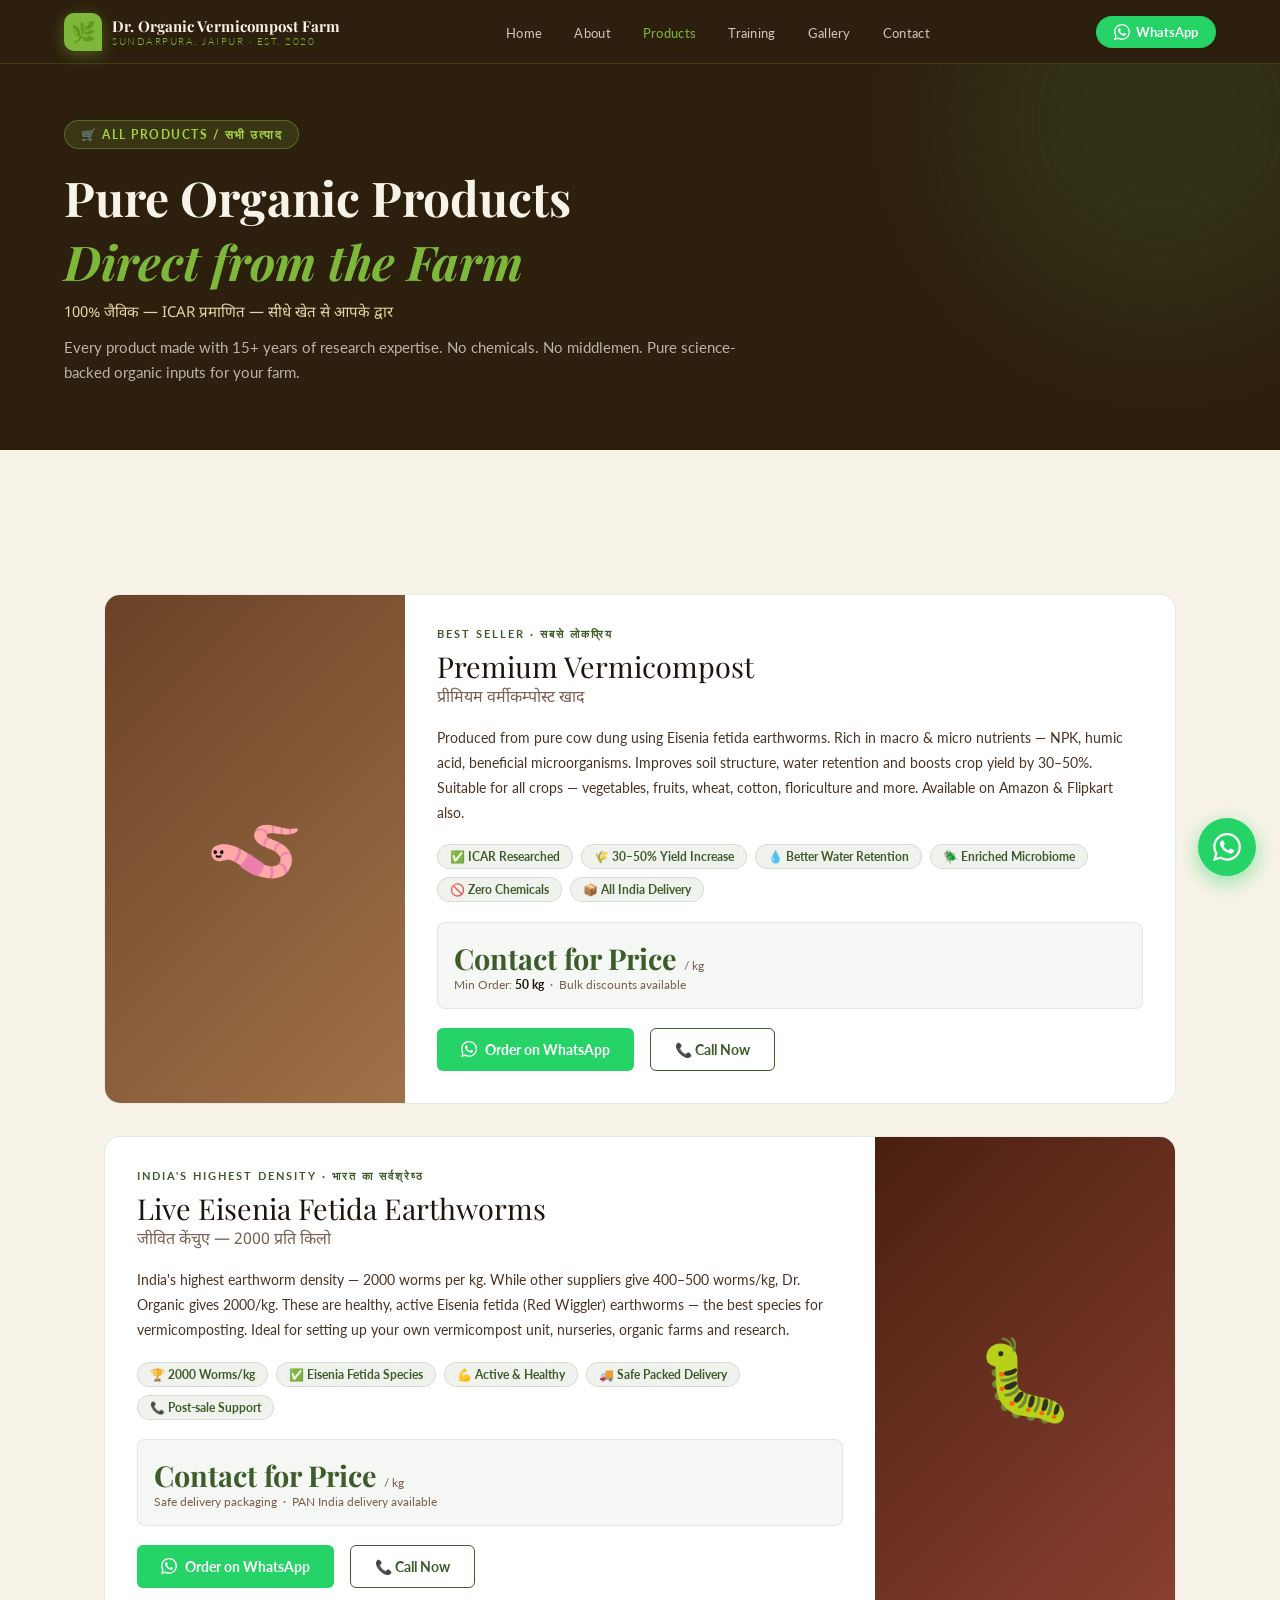
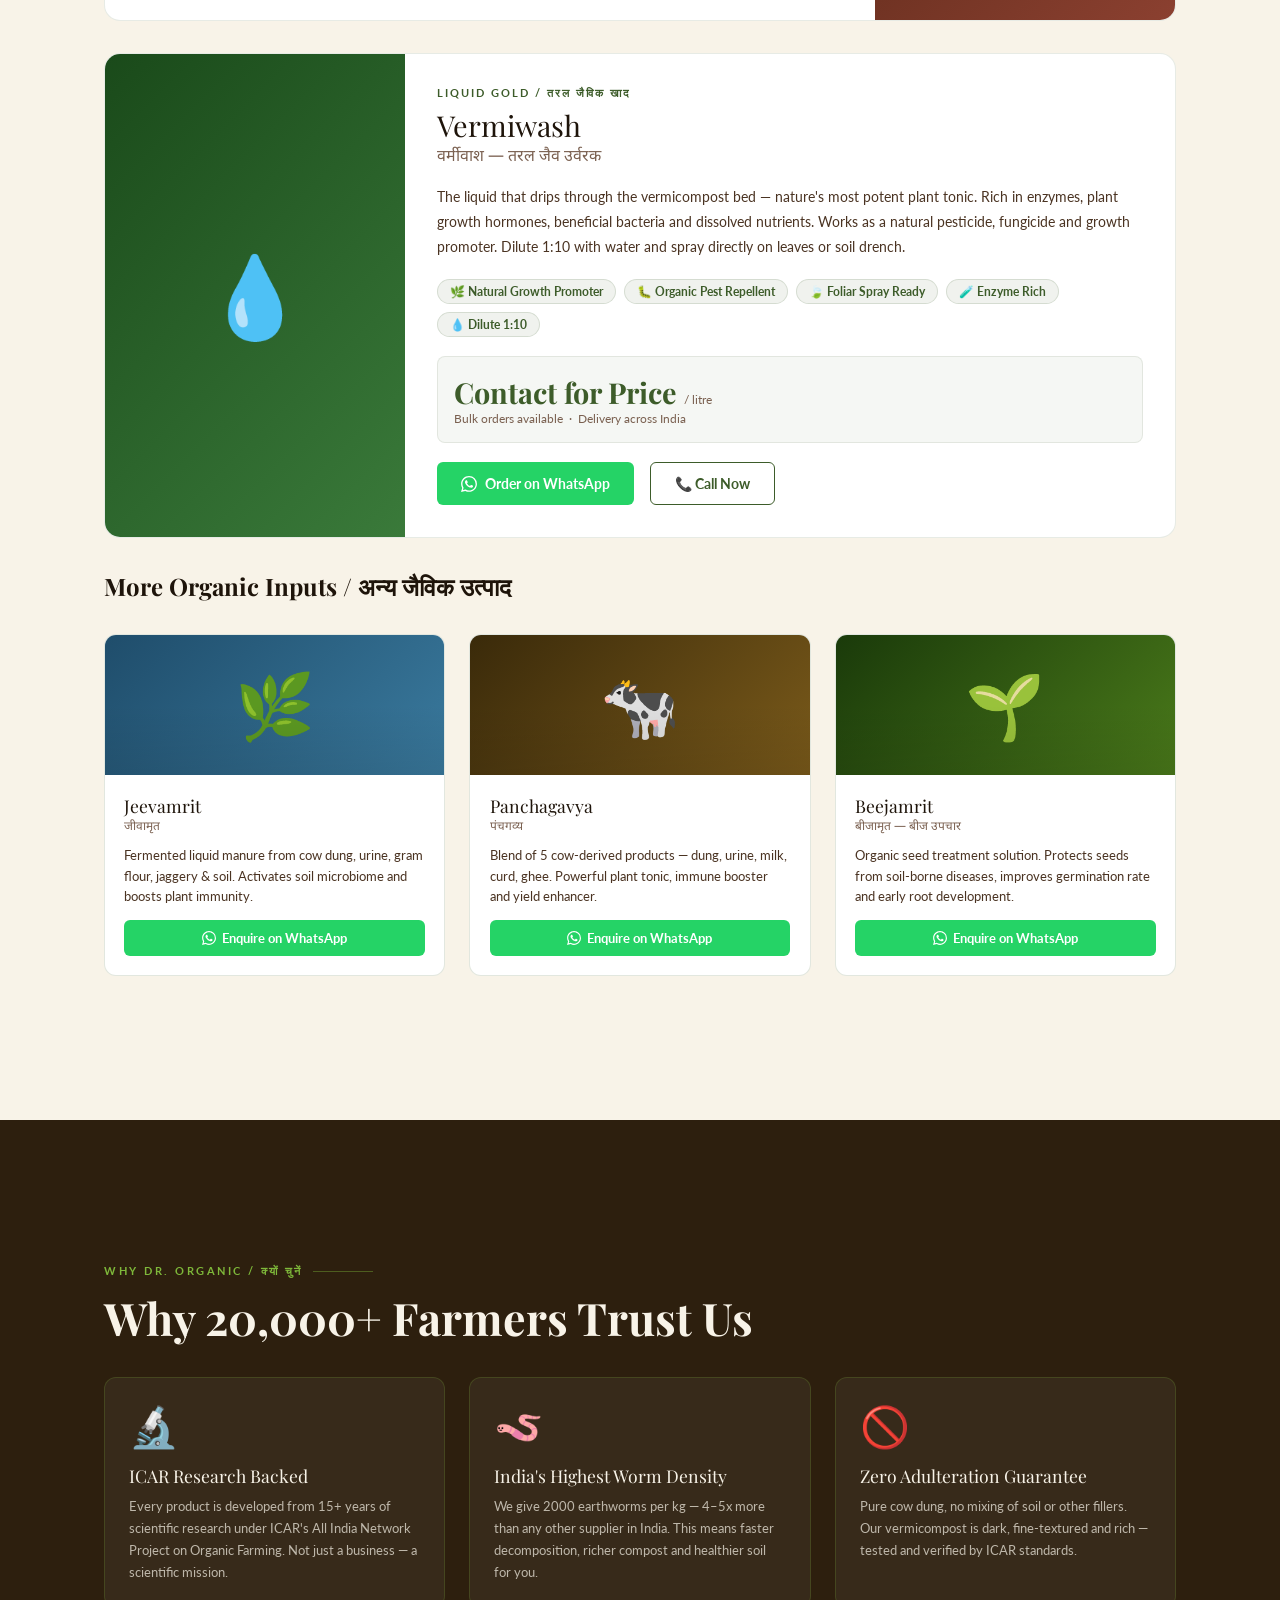
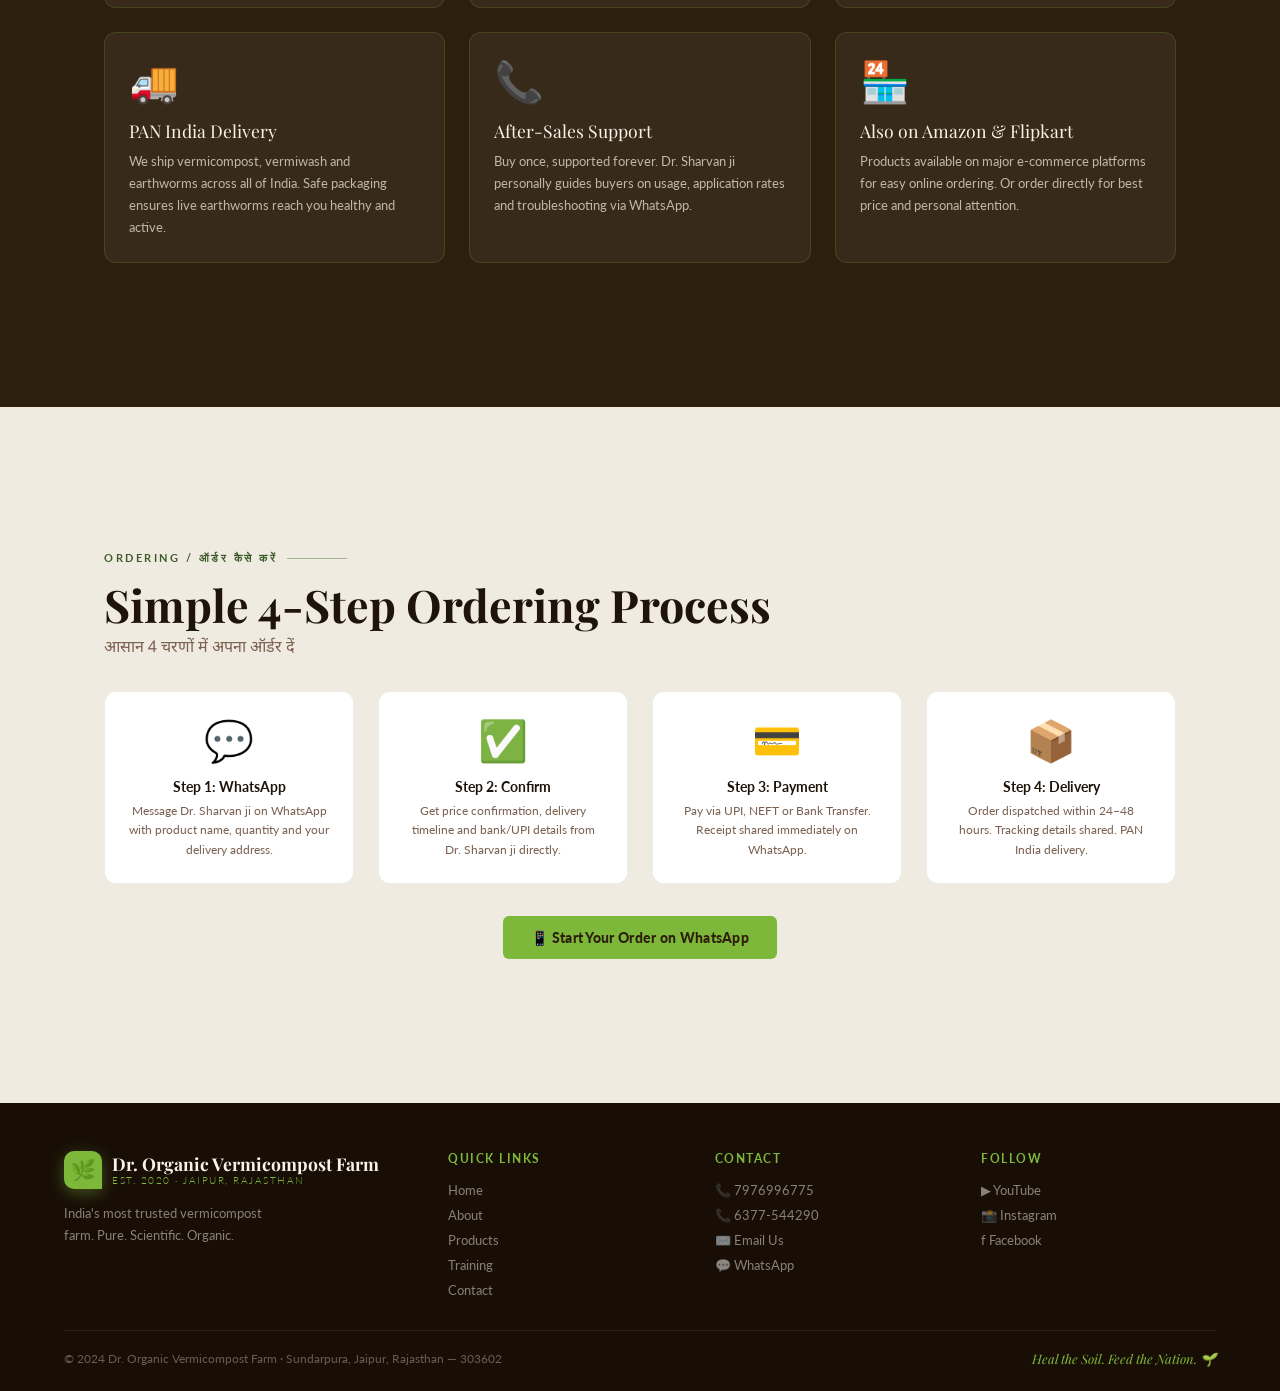
<file: products.html>
<!DOCTYPE html>
<html lang="en">
<head>
  <meta charset="UTF-8">
  <meta name="viewport" content="width=device-width, initial-scale=1.0">
  <meta name="description" content="Buy premium vermicompost, live earthworms, vermiwash and organic inputs from Dr. Organic Vermicompost Farm, Jaipur. India's highest quality — 2000 earthworms/kg.">
  <title>Products | Dr. Organic Vermicompost Farm</title>
  <link rel="stylesheet" href="css/style.css">
  <link rel="icon" href="data:image/svg+xml,<svg xmlns='http://www.w3.org/2000/svg' viewBox='0 0 100 100'><text y='.9em' font-size='90'>🌱</text></svg>">
  <style>
    .page-hero {
      background: var(--soil);
      padding: 120px 5% 4rem;
      position: relative;
      overflow: hidden;
    }
    .page-hero::before {
      content: '';
      position: absolute;
      top: -80px; right: -80px;
      width: 400px; height: 400px;
      background: rgba(61,92,42,0.3);
      border-radius: 50%;
      filter: blur(60px);
    }
    .page-hero-content { position: relative; z-index: 1; max-width: 700px; }
    .page-hero h1 { font-family: 'Playfair Display', serif; font-size: clamp(2rem, 5vw, 3rem); color: var(--cream); margin-bottom: 0.5rem; }
    .page-hero p { color: rgba(248,243,232,0.7); font-size: 15px; line-height: 1.7; }
    .page-hero .hero-badge { margin-bottom: 1rem; }

    .products-full-section { background: var(--cream); padding: 4rem 0; }

    .product-full-card {
      background: white;
      border-radius: 16px;
      border: 1px solid rgba(61,92,42,0.12);
      overflow: hidden;
      margin-bottom: 2rem;
      display: grid;
      grid-template-columns: 300px 1fr;
      transition: box-shadow 0.3s;
    }
    .product-full-card:hover { box-shadow: 0 20px 60px rgba(0,0,0,0.1); }
    .product-full-card.reverse { direction: rtl; }
    .product-full-card.reverse > * { direction: ltr; }

    .pfc-img {
      display: flex;
      align-items: center;
      justify-content: center;
      font-size: 5rem;
      min-height: 220px;
      position: relative;
    }
    .pfc-img-vc { background: linear-gradient(135deg, #6b4226, #a0724a); }
    .pfc-img-ew { background: linear-gradient(135deg, #4a2010, #8b4030); }
    .pfc-img-vw { background: linear-gradient(135deg, #1a4a1a, #3a7a3a); }
    .pfc-img-jv { background: linear-gradient(135deg, #1a3d4a, #2a6a7a); }
    .pfc-img-pc { background: linear-gradient(135deg, #3a2a1a, #7a5a3a); }
    .pfc-img-nm { background: linear-gradient(135deg, #2a3a10, #5a6a20); }
    .pfc-img-vp { background: linear-gradient(135deg, #2a1a4a, #5a3a8a); }
    .pfc-img-bj { background: linear-gradient(135deg, #1a4a2a, #3a8a5a); }

    .pfc-body { padding: 2rem; }
    .pfc-tag { font-size: 11px; font-weight: 700; letter-spacing: 2px; text-transform: uppercase; color: var(--moss); margin-bottom: 6px; }
    .pfc-name { font-family: 'Playfair Display', serif; font-size: 1.8rem; color: var(--text-dark); margin-bottom: 3px; }
    .pfc-name-hi { font-family: 'Noto Sans Devanagari', sans-serif; font-size: 1rem; color: var(--text-light); margin-bottom: 1rem; }
    .pfc-desc { font-size: 14px; color: var(--text-mid); line-height: 1.8; margin-bottom: 1.2rem; }
    .pfc-benefits {
      display: flex;
      flex-wrap: wrap;
      gap: 8px;
      margin-bottom: 1.2rem;
    }
    .pfc-benefit {
      background: rgba(61,92,42,0.08);
      color: var(--moss);
      font-size: 12px;
      font-weight: 700;
      padding: 4px 12px;
      border-radius: 20px;
      border: 1px solid rgba(61,92,42,0.15);
    }
    .pfc-price-row {
      display: flex;
      align-items: center;
      gap: 1.5rem;
      flex-wrap: wrap;
      padding: 1rem;
      background: rgba(61,92,42,0.05);
      border-radius: 8px;
      border: 1px solid rgba(61,92,42,0.1);
      margin-bottom: 1.2rem;
    }
    .pfc-price { font-family: 'Playfair Display', serif; font-size: 1.8rem; color: var(--moss); font-weight: 700; }
    .pfc-price span { font-family: 'Lato', sans-serif; font-size: 12px; color: var(--text-light); font-weight: 400; }
    .pfc-min { font-size: 12px; color: var(--text-light); }
    .pfc-min strong { color: var(--text-dark); }
    .pfc-btns { display: flex; gap: 1rem; flex-wrap: wrap; }
    .pfc-wa-btn {
      display: inline-flex;
      align-items: center;
      gap: 8px;
      background: #25D366;
      color: white;
      border: none;
      padding: 12px 24px;
      border-radius: 6px;
      font-size: 14px;
      font-weight: 700;
      cursor: pointer;
      text-decoration: none;
      transition: transform 0.2s, box-shadow 0.2s;
    }
    .pfc-wa-btn:hover { transform: translateY(-2px); box-shadow: 0 6px 20px rgba(37,211,102,0.4); }
    .pfc-call-btn {
      display: inline-flex;
      align-items: center;
      gap: 8px;
      background: transparent;
      color: var(--moss);
      border: 1.5px solid var(--moss);
      padding: 12px 24px;
      border-radius: 6px;
      font-size: 14px;
      font-weight: 700;
      cursor: pointer;
      text-decoration: none;
      transition: all 0.2s;
    }
    .pfc-call-btn:hover { background: var(--moss); color: white; }

    .why-us-section { background: var(--soil); padding: 4rem 0; }
    .why-us-section .section-label { color: var(--sprout); }
    .why-us-section .section-label::after { background: var(--sprout); }
    .why-us-section .section-h { color: var(--cream); }
    .why-grid {
      display: grid;
      grid-template-columns: repeat(3, 1fr);
      gap: 1.5rem;
      margin-top: 2rem;
    }
    .why-card {
      background: rgba(255,255,255,0.05);
      border: 1px solid rgba(126,184,58,0.2);
      border-radius: 12px;
      padding: 1.5rem;
      transition: all 0.3s;
    }
    .why-card:hover { border-color: rgba(126,184,58,0.5); transform: translateY(-3px); }
    .why-icon { font-size: 2.5rem; margin-bottom: 0.8rem; display: block; }
    .why-title { font-family: 'Playfair Display', serif; color: var(--cream); font-size: 1.1rem; margin-bottom: 0.5rem; }
    .why-desc { color: rgba(248,243,232,0.7); font-size: 13px; line-height: 1.7; }

    .delivery-section { background: #f0ebe0; padding: 4rem 0; }
    .delivery-grid {
      display: grid;
      grid-template-columns: repeat(4, 1fr);
      gap: 1.5rem;
      margin-top: 2rem;
    }
    .dc {
      background: white;
      border-radius: 12px;
      padding: 1.5rem;
      text-align: center;
      border: 1px solid rgba(61,92,42,0.1);
      transition: transform 0.2s;
    }
    .dc:hover { transform: translateY(-3px); }
    .dc-icon { font-size: 2.5rem; margin-bottom: 0.8rem; }
    .dc-title { font-weight: 700; font-size: 14px; color: var(--text-dark); margin-bottom: 0.4rem; }
    .dc-desc { font-size: 12px; color: var(--text-light); line-height: 1.6; }

    @media (max-width: 768px) {
      .product-full-card { grid-template-columns: 1fr; }
      .product-full-card.reverse { direction: ltr; }
      .pfc-img { min-height: 160px; }
      .why-grid { grid-template-columns: 1fr; }
      .delivery-grid { grid-template-columns: 1fr 1fr; }
    }
  </style>
</head>
<body>

<a class="float-wa" href="https://wa.me/916377544290?text=Namaste%20Dr.%20Sharvan%20ji%2C%20I%20want%20to%20order%20your%20products." target="_blank">
  <span class="float-wa-tooltip">Order on WhatsApp</span>
  <svg width="28" height="28" viewBox="0 0 24 24" fill="white"><path d="M17.472 14.382c-.297-.149-1.758-.867-2.03-.967-.273-.099-.471-.148-.67.15-.197.297-.767.966-.94 1.164-.173.199-.347.223-.644.075-.297-.15-1.255-.463-2.39-1.475-.883-.788-1.48-1.761-1.653-2.059-.173-.297-.018-.458.13-.606.134-.133.298-.347.446-.52.149-.174.198-.298.298-.497.099-.198.05-.371-.025-.52-.075-.149-.669-1.612-.916-2.207-.242-.579-.487-.5-.669-.51-.173-.008-.371-.01-.57-.01-.198 0-.52.074-.792.372-.272.297-1.04 1.016-1.04 2.479 0 1.462 1.065 2.875 1.213 3.074.149.198 2.096 3.2 5.077 4.487.709.306 1.262.489 1.694.625.712.227 1.36.195 1.871.118.571-.085 1.758-.719 2.006-1.413.248-.694.248-1.289.173-1.413-.074-.124-.272-.198-.57-.347m-5.421 7.403h-.004a9.87 9.87 0 01-5.031-1.378l-.361-.214-3.741.982.998-3.648-.235-.374a9.86 9.86 0 01-1.51-5.26c.001-5.45 4.436-9.884 9.888-9.884 2.64 0 5.122 1.03 6.988 2.898a9.825 9.825 0 012.893 6.994c-.003 5.45-4.437 9.884-9.885 9.884m8.413-18.297A11.815 11.815 0 0012.05 0C5.495 0 .16 5.335.157 11.892c0 2.096.547 4.142 1.588 5.945L.057 24l6.305-1.654a11.882 11.882 0 005.683 1.448h.005c6.554 0 11.89-5.335 11.893-11.893a11.821 11.821 0 00-3.48-8.413z"/></svg>
</a>

<nav id="mainNav">
  <a class="nav-logo" href="index.html">
    <div class="logo-icon">🌿</div>
    <div class="logo-text-wrap">
      <div class="logo-main">Dr. Organic Vermicompost Farm</div>
      <div class="logo-sub">Sundarpura, Jaipur · Est. 2020</div>
    </div>
  </a>
  <ul class="nav-links" id="navLinks">
    <li><a href="index.html">Home</a></li>
    <li><a href="about.html">About</a></li>
    <li><a href="products.html" class="active">Products</a></li>
    <li><a href="training.html">Training</a></li>
    <li><a href="gallery.html">Gallery</a></li>
    <li><a href="contact.html">Contact</a></li>
  </ul>
  <div style="display:flex;align-items:center;gap:12px;">
    <a class="nav-wa-btn" href="https://wa.me/916377544290" target="_blank">
      <svg width="16" height="16" viewBox="0 0 24 24" fill="white"><path d="M17.472 14.382c-.297-.149-1.758-.867-2.03-.967-.273-.099-.471-.148-.67.15-.197.297-.767.966-.94 1.164-.173.199-.347.223-.644.075-.297-.15-1.255-.463-2.39-1.475-.883-.788-1.48-1.761-1.653-2.059-.173-.297-.018-.458.13-.606.134-.133.298-.347.446-.52.149-.174.198-.298.298-.497.099-.198.05-.371-.025-.52-.075-.149-.669-1.612-.916-2.207-.242-.579-.487-.5-.669-.51-.173-.008-.371-.01-.57-.01-.198 0-.52.074-.792.372-.272.297-1.04 1.016-1.04 2.479 0 1.462 1.065 2.875 1.213 3.074.149.198 2.096 3.2 5.077 4.487.709.306 1.262.489 1.694.625.712.227 1.36.195 1.871.118.571-.085 1.758-.719 2.006-1.413.248-.694.248-1.289.173-1.413-.074-.124-.272-.198-.57-.347m-5.421 7.403h-.004a9.87 9.87 0 01-5.031-1.378l-.361-.214-3.741.982.998-3.648-.235-.374a9.86 9.86 0 01-1.51-5.26c.001-5.45 4.436-9.884 9.888-9.884 2.64 0 5.122 1.03 6.988 2.898a9.825 9.825 0 012.893 6.994c-.003 5.45-4.437 9.884-9.885 9.884m8.413-18.297A11.815 11.815 0 0012.05 0C5.495 0 .16 5.335.157 11.892c0 2.096.547 4.142 1.588 5.945L.057 24l6.305-1.654a11.882 11.882 0 005.683 1.448h.005c6.554 0 11.89-5.335 11.893-11.893a11.821 11.821 0 00-3.48-8.413z"/></svg>
      <span>WhatsApp</span>
    </a>
    <div class="hamburger" onclick="toggleNav()"><span></span><span></span><span></span></div>
  </div>
</nav>

<div class="page-hero">
  <div class="page-hero-content">
    <div class="hero-badge">🛒 All Products / सभी उत्पाद</div>
    <h1 class="serif">Pure Organic Products<br><em style="color:var(--sprout)">Direct from the Farm</em></h1>
    <p class="hindi" style="color:var(--wheat);margin:0.5rem 0;font-family:'Noto Sans Devanagari',sans-serif;">100% जैविक — ICAR प्रमाणित — सीधे खेत से आपके द्वार</p>
    <p>Every product made with 15+ years of research expertise. No chemicals. No middlemen. Pure science-backed organic inputs for your farm.</p>
  </div>
</div>

<!-- PRODUCTS -->
<section class="products-full-section">
  <div class="section-wrap">

    <!-- Vermicompost -->
    <div class="product-full-card reveal">
      <div class="pfc-img pfc-img-vc">🪱</div>
      <div class="pfc-body">
        <div class="pfc-tag">Best Seller · सबसे लोकप्रिय</div>
        <div class="pfc-name serif">Premium Vermicompost</div>
        <div class="pfc-name-hi hindi">प्रीमियम वर्मीकम्पोस्ट खाद</div>
        <div class="pfc-desc">Produced from pure cow dung using Eisenia fetida earthworms. Rich in macro & micro nutrients — NPK, humic acid, beneficial microorganisms. Improves soil structure, water retention and boosts crop yield by 30–50%. Suitable for all crops — vegetables, fruits, wheat, cotton, floriculture and more. Available on Amazon & Flipkart also.</div>
        <div class="pfc-benefits">
          <span class="pfc-benefit">✅ ICAR Researched</span>
          <span class="pfc-benefit">🌾 30–50% Yield Increase</span>
          <span class="pfc-benefit">💧 Better Water Retention</span>
          <span class="pfc-benefit">🪲 Enriched Microbiome</span>
          <span class="pfc-benefit">🚫 Zero Chemicals</span>
          <span class="pfc-benefit">📦 All India Delivery</span>
        </div>
        <div class="pfc-price-row">
          <div>
            <div class="pfc-price">Contact for Price <span>/ kg</span></div>
            <div class="pfc-min">Min Order: <strong>50 kg</strong> &nbsp;·&nbsp; Bulk discounts available</div>
          </div>
        </div>
        <div class="pfc-btns">
          <a class="pfc-wa-btn" href="https://wa.me/916377544290?text=Namaste%20Dr.%20Sharvan%20ji%2C%20I%20want%20to%20buy%20Vermicompost.%20Please%20share%20the%20price%20and%20availability." target="_blank">
            <svg width="16" height="16" viewBox="0 0 24 24" fill="white"><path d="M17.472 14.382c-.297-.149-1.758-.867-2.03-.967-.273-.099-.471-.148-.67.15-.197.297-.767.966-.94 1.164-.173.199-.347.223-.644.075-.297-.15-1.255-.463-2.39-1.475-.883-.788-1.48-1.761-1.653-2.059-.173-.297-.018-.458.13-.606.134-.133.298-.347.446-.52.149-.174.198-.298.298-.497.099-.198.05-.371-.025-.52-.075-.149-.669-1.612-.916-2.207-.242-.579-.487-.5-.669-.51-.173-.008-.371-.01-.57-.01-.198 0-.52.074-.792.372-.272.297-1.04 1.016-1.04 2.479 0 1.462 1.065 2.875 1.213 3.074.149.198 2.096 3.2 5.077 4.487.709.306 1.262.489 1.694.625.712.227 1.36.195 1.871.118.571-.085 1.758-.719 2.006-1.413.248-.694.248-1.289.173-1.413-.074-.124-.272-.198-.57-.347m-5.421 7.403h-.004a9.87 9.87 0 01-5.031-1.378l-.361-.214-3.741.982.998-3.648-.235-.374a9.86 9.86 0 01-1.51-5.26c.001-5.45 4.436-9.884 9.888-9.884 2.64 0 5.122 1.03 6.988 2.898a9.825 9.825 0 012.893 6.994c-.003 5.45-4.437 9.884-9.885 9.884m8.413-18.297A11.815 11.815 0 0012.05 0C5.495 0 .16 5.335.157 11.892c0 2.096.547 4.142 1.588 5.945L.057 24l6.305-1.654a11.882 11.882 0 005.683 1.448h.005c6.554 0 11.89-5.335 11.893-11.893a11.821 11.821 0 00-3.48-8.413z"/></svg>
            Order on WhatsApp
          </a>
          <a class="pfc-call-btn" href="tel:+917976996775">📞 Call Now</a>
        </div>
      </div>
    </div>

    <!-- Earthworms -->
    <div class="product-full-card reverse reveal">
      <div class="pfc-img pfc-img-ew">🐛</div>
      <div class="pfc-body">
        <div class="pfc-tag">India's Highest Density · भारत का सर्वश्रेष्ठ</div>
        <div class="pfc-name serif">Live Eisenia Fetida Earthworms</div>
        <div class="pfc-name-hi hindi">जीवित केंचुए — 2000 प्रति किलो</div>
        <div class="pfc-desc">India's highest earthworm density — 2000 worms per kg. While other suppliers give 400–500 worms/kg, Dr. Organic gives 2000/kg. These are healthy, active Eisenia fetida (Red Wiggler) earthworms — the best species for vermicomposting. Ideal for setting up your own vermicompost unit, nurseries, organic farms and research.</div>
        <div class="pfc-benefits">
          <span class="pfc-benefit">🏆 2000 Worms/kg</span>
          <span class="pfc-benefit">✅ Eisenia Fetida Species</span>
          <span class="pfc-benefit">💪 Active & Healthy</span>
          <span class="pfc-benefit">🚚 Safe Packed Delivery</span>
          <span class="pfc-benefit">📞 Post-sale Support</span>
        </div>
        <div class="pfc-price-row">
          <div>
            <div class="pfc-price">Contact for Price <span>/ kg</span></div>
            <div class="pfc-min">Safe delivery packaging &nbsp;·&nbsp; PAN India delivery available</div>
          </div>
        </div>
        <div class="pfc-btns">
          <a class="pfc-wa-btn" href="https://wa.me/916377544290?text=Namaste%20Dr.%20Sharvan%20ji%2C%20I%20want%20to%20buy%20live%20earthworms.%20Please%20share%20price%20and%20delivery%20details." target="_blank">
            <svg width="16" height="16" viewBox="0 0 24 24" fill="white"><path d="M17.472 14.382c-.297-.149-1.758-.867-2.03-.967-.273-.099-.471-.148-.67.15-.197.297-.767.966-.94 1.164-.173.199-.347.223-.644.075-.297-.15-1.255-.463-2.39-1.475-.883-.788-1.48-1.761-1.653-2.059-.173-.297-.018-.458.13-.606.134-.133.298-.347.446-.52.149-.174.198-.298.298-.497.099-.198.05-.371-.025-.52-.075-.149-.669-1.612-.916-2.207-.242-.579-.487-.5-.669-.51-.173-.008-.371-.01-.57-.01-.198 0-.52.074-.792.372-.272.297-1.04 1.016-1.04 2.479 0 1.462 1.065 2.875 1.213 3.074.149.198 2.096 3.2 5.077 4.487.709.306 1.262.489 1.694.625.712.227 1.36.195 1.871.118.571-.085 1.758-.719 2.006-1.413.248-.694.248-1.289.173-1.413-.074-.124-.272-.198-.57-.347m-5.421 7.403h-.004a9.87 9.87 0 01-5.031-1.378l-.361-.214-3.741.982.998-3.648-.235-.374a9.86 9.86 0 01-1.51-5.26c.001-5.45 4.436-9.884 9.888-9.884 2.64 0 5.122 1.03 6.988 2.898a9.825 9.825 0 012.893 6.994c-.003 5.45-4.437 9.884-9.885 9.884m8.413-18.297A11.815 11.815 0 0012.05 0C5.495 0 .16 5.335.157 11.892c0 2.096.547 4.142 1.588 5.945L.057 24l6.305-1.654a11.882 11.882 0 005.683 1.448h.005c6.554 0 11.89-5.335 11.893-11.893a11.821 11.821 0 00-3.48-8.413z"/></svg>
            Order on WhatsApp
          </a>
          <a class="pfc-call-btn" href="tel:+916377544290">📞 Call Now</a>
        </div>
      </div>
    </div>

    <!-- Vermiwash -->
    <div class="product-full-card reveal">
      <div class="pfc-img pfc-img-vw">💧</div>
      <div class="pfc-body">
        <div class="pfc-tag">Liquid Gold / तरल जैविक खाद</div>
        <div class="pfc-name serif">Vermiwash</div>
        <div class="pfc-name-hi hindi">वर्मीवाश — तरल जैव उर्वरक</div>
        <div class="pfc-desc">The liquid that drips through the vermicompost bed — nature's most potent plant tonic. Rich in enzymes, plant growth hormones, beneficial bacteria and dissolved nutrients. Works as a natural pesticide, fungicide and growth promoter. Dilute 1:10 with water and spray directly on leaves or soil drench.</div>
        <div class="pfc-benefits">
          <span class="pfc-benefit">🌿 Natural Growth Promoter</span>
          <span class="pfc-benefit">🐛 Organic Pest Repellent</span>
          <span class="pfc-benefit">🍃 Foliar Spray Ready</span>
          <span class="pfc-benefit">🧪 Enzyme Rich</span>
          <span class="pfc-benefit">💧 Dilute 1:10</span>
        </div>
        <div class="pfc-price-row">
          <div>
            <div class="pfc-price">Contact for Price <span>/ litre</span></div>
            <div class="pfc-min">Bulk orders available &nbsp;·&nbsp; Delivery across India</div>
          </div>
        </div>
        <div class="pfc-btns">
          <a class="pfc-wa-btn" href="https://wa.me/916377544290?text=Namaste%20Dr.%20Sharvan%20ji%2C%20I%20want%20to%20buy%20Vermiwash.%20Please%20share%20price%20and%20quantity%20available." target="_blank">
            <svg width="16" height="16" viewBox="0 0 24 24" fill="white"><path d="M17.472 14.382c-.297-.149-1.758-.867-2.03-.967-.273-.099-.471-.148-.67.15-.197.297-.767.966-.94 1.164-.173.199-.347.223-.644.075-.297-.15-1.255-.463-2.39-1.475-.883-.788-1.48-1.761-1.653-2.059-.173-.297-.018-.458.13-.606.134-.133.298-.347.446-.52.149-.174.198-.298.298-.497.099-.198.05-.371-.025-.52-.075-.149-.669-1.612-.916-2.207-.242-.579-.487-.5-.669-.51-.173-.008-.371-.01-.57-.01-.198 0-.52.074-.792.372-.272.297-1.04 1.016-1.04 2.479 0 1.462 1.065 2.875 1.213 3.074.149.198 2.096 3.2 5.077 4.487.709.306 1.262.489 1.694.625.712.227 1.36.195 1.871.118.571-.085 1.758-.719 2.006-1.413.248-.694.248-1.289.173-1.413-.074-.124-.272-.198-.57-.347m-5.421 7.403h-.004a9.87 9.87 0 01-5.031-1.378l-.361-.214-3.741.982.998-3.648-.235-.374a9.86 9.86 0 01-1.51-5.26c.001-5.45 4.436-9.884 9.888-9.884 2.64 0 5.122 1.03 6.988 2.898a9.825 9.825 0 012.893 6.994c-.003 5.45-4.437 9.884-9.885 9.884m8.413-18.297A11.815 11.815 0 0012.05 0C5.495 0 .16 5.335.157 11.892c0 2.096.547 4.142 1.588 5.945L.057 24l6.305-1.654a11.882 11.882 0 005.683 1.448h.005c6.554 0 11.89-5.335 11.893-11.893a11.821 11.821 0 00-3.48-8.413z"/></svg>
            Order on WhatsApp
          </a>
          <a class="pfc-call-btn" href="tel:+917976996775">📞 Call Now</a>
        </div>
      </div>
    </div>

    <!-- Other Products Grid -->
    <div style="margin-top:1rem;">
      <h3 class="serif" style="font-size:1.5rem;color:var(--text-dark);margin-bottom:1.5rem;">More Organic Inputs / अन्य जैविक उत्पाद</h3>
      <div class="products-grid">
        <div class="product-card reveal">
          <div class="product-img pi-jv">🌿</div>
          <div class="p-body">
            <div class="p-name serif">Jeevamrit</div>
            <div class="p-name-hi hindi">जीवामृत</div>
            <div class="p-desc">Fermented liquid manure from cow dung, urine, gram flour, jaggery & soil. Activates soil microbiome and boosts plant immunity.</div>
            <a class="p-wa-btn" href="https://wa.me/916377544290?text=I%20want%20to%20enquire%20about%20Jeevamrit." target="_blank">
              <svg width="14" height="14" viewBox="0 0 24 24" fill="white"><path d="M17.472 14.382c-.297-.149-1.758-.867-2.03-.967-.273-.099-.471-.148-.67.15-.197.297-.767.966-.94 1.164-.173.199-.347.223-.644.075-.297-.15-1.255-.463-2.39-1.475-.883-.788-1.48-1.761-1.653-2.059-.173-.297-.018-.458.13-.606.134-.133.298-.347.446-.52.149-.174.198-.298.298-.497.099-.198.05-.371-.025-.52-.075-.149-.669-1.612-.916-2.207-.242-.579-.487-.5-.669-.51-.173-.008-.371-.01-.57-.01-.198 0-.52.074-.792.372-.272.297-1.04 1.016-1.04 2.479 0 1.462 1.065 2.875 1.213 3.074.149.198 2.096 3.2 5.077 4.487.709.306 1.262.489 1.694.625.712.227 1.36.195 1.871.118.571-.085 1.758-.719 2.006-1.413.248-.694.248-1.289.173-1.413-.074-.124-.272-.198-.57-.347m-5.421 7.403h-.004a9.87 9.87 0 01-5.031-1.378l-.361-.214-3.741.982.998-3.648-.235-.374a9.86 9.86 0 01-1.51-5.26c.001-5.45 4.436-9.884 9.888-9.884 2.64 0 5.122 1.03 6.988 2.898a9.825 9.825 0 012.893 6.994c-.003 5.45-4.437 9.884-9.885 9.884m8.413-18.297A11.815 11.815 0 0012.05 0C5.495 0 .16 5.335.157 11.892c0 2.096.547 4.142 1.588 5.945L.057 24l6.305-1.654a11.882 11.882 0 005.683 1.448h.005c6.554 0 11.89-5.335 11.893-11.893a11.821 11.821 0 00-3.48-8.413z"/></svg>
              Enquire on WhatsApp
            </a>
          </div>
        </div>
        <div class="product-card reveal">
          <div class="product-img pi-ew" style="background:linear-gradient(135deg,#3a2a0a,#7a5a1a);">🐄</div>
          <div class="p-body">
            <div class="p-name serif">Panchagavya</div>
            <div class="p-name-hi hindi">पंचगव्य</div>
            <div class="p-desc">Blend of 5 cow-derived products — dung, urine, milk, curd, ghee. Powerful plant tonic, immune booster and yield enhancer.</div>
            <a class="p-wa-btn" href="https://wa.me/916377544290?text=I%20want%20to%20enquire%20about%20Panchagavya." target="_blank">
              <svg width="14" height="14" viewBox="0 0 24 24" fill="white"><path d="M17.472 14.382c-.297-.149-1.758-.867-2.03-.967-.273-.099-.471-.148-.67.15-.197.297-.767.966-.94 1.164-.173.199-.347.223-.644.075-.297-.15-1.255-.463-2.39-1.475-.883-.788-1.48-1.761-1.653-2.059-.173-.297-.018-.458.13-.606.134-.133.298-.347.446-.52.149-.174.198-.298.298-.497.099-.198.05-.371-.025-.52-.075-.149-.669-1.612-.916-2.207-.242-.579-.487-.5-.669-.51-.173-.008-.371-.01-.57-.01-.198 0-.52.074-.792.372-.272.297-1.04 1.016-1.04 2.479 0 1.462 1.065 2.875 1.213 3.074.149.198 2.096 3.2 5.077 4.487.709.306 1.262.489 1.694.625.712.227 1.36.195 1.871.118.571-.085 1.758-.719 2.006-1.413.248-.694.248-1.289.173-1.413-.074-.124-.272-.198-.57-.347m-5.421 7.403h-.004a9.87 9.87 0 01-5.031-1.378l-.361-.214-3.741.982.998-3.648-.235-.374a9.86 9.86 0 01-1.51-5.26c.001-5.45 4.436-9.884 9.888-9.884 2.64 0 5.122 1.03 6.988 2.898a9.825 9.825 0 012.893 6.994c-.003 5.45-4.437 9.884-9.885 9.884m8.413-18.297A11.815 11.815 0 0012.05 0C5.495 0 .16 5.335.157 11.892c0 2.096.547 4.142 1.588 5.945L.057 24l6.305-1.654a11.882 11.882 0 005.683 1.448h.005c6.554 0 11.89-5.335 11.893-11.893a11.821 11.821 0 00-3.48-8.413z"/></svg>
              Enquire on WhatsApp
            </a>
          </div>
        </div>
        <div class="product-card reveal">
          <div class="product-img" style="background:linear-gradient(135deg,#1a3a0a,#4a7a1a);">🌱</div>
          <div class="p-body">
            <div class="p-name serif">Beejamrit</div>
            <div class="p-name-hi hindi">बीजामृत — बीज उपचार</div>
            <div class="p-desc">Organic seed treatment solution. Protects seeds from soil-borne diseases, improves germination rate and early root development.</div>
            <a class="p-wa-btn" href="https://wa.me/916377544290?text=I%20want%20to%20enquire%20about%20Beejamrit." target="_blank">
              <svg width="14" height="14" viewBox="0 0 24 24" fill="white"><path d="M17.472 14.382c-.297-.149-1.758-.867-2.03-.967-.273-.099-.471-.148-.67.15-.197.297-.767.966-.94 1.164-.173.199-.347.223-.644.075-.297-.15-1.255-.463-2.39-1.475-.883-.788-1.48-1.761-1.653-2.059-.173-.297-.018-.458.13-.606.134-.133.298-.347.446-.52.149-.174.198-.298.298-.497.099-.198.05-.371-.025-.52-.075-.149-.669-1.612-.916-2.207-.242-.579-.487-.5-.669-.51-.173-.008-.371-.01-.57-.01-.198 0-.52.074-.792.372-.272.297-1.04 1.016-1.04 2.479 0 1.462 1.065 2.875 1.213 3.074.149.198 2.096 3.2 5.077 4.487.709.306 1.262.489 1.694.625.712.227 1.36.195 1.871.118.571-.085 1.758-.719 2.006-1.413.248-.694.248-1.289.173-1.413-.074-.124-.272-.198-.57-.347m-5.421 7.403h-.004a9.87 9.87 0 01-5.031-1.378l-.361-.214-3.741.982.998-3.648-.235-.374a9.86 9.86 0 01-1.51-5.26c.001-5.45 4.436-9.884 9.888-9.884 2.64 0 5.122 1.03 6.988 2.898a9.825 9.825 0 012.893 6.994c-.003 5.45-4.437 9.884-9.885 9.884m8.413-18.297A11.815 11.815 0 0012.05 0C5.495 0 .16 5.335.157 11.892c0 2.096.547 4.142 1.588 5.945L.057 24l6.305-1.654a11.882 11.882 0 005.683 1.448h.005c6.554 0 11.89-5.335 11.893-11.893a11.821 11.821 0 00-3.48-8.413z"/></svg>
              Enquire on WhatsApp
            </a>
          </div>
        </div>
      </div>
    </div>
  </div>
</section>

<!-- WHY US -->
<section class="why-us-section">
  <div class="section-wrap">
    <div class="section-label">Why Dr. Organic / क्यों चुनें</div>
    <h2 class="section-h serif">Why 20,000+ Farmers Trust Us</h2>
    <div class="why-grid">
      <div class="why-card reveal">
        <span class="why-icon">🔬</span>
        <div class="why-title serif">ICAR Research Backed</div>
        <div class="why-desc">Every product is developed from 15+ years of scientific research under ICAR's All India Network Project on Organic Farming. Not just a business — a scientific mission.</div>
      </div>
      <div class="why-card reveal">
        <span class="why-icon">🪱</span>
        <div class="why-title serif">India's Highest Worm Density</div>
        <div class="why-desc">We give 2000 earthworms per kg — 4–5x more than any other supplier in India. This means faster decomposition, richer compost and healthier soil for you.</div>
      </div>
      <div class="why-card reveal">
        <span class="why-icon">🚫</span>
        <div class="why-title serif">Zero Adulteration Guarantee</div>
        <div class="why-desc">Pure cow dung, no mixing of soil or other fillers. Our vermicompost is dark, fine-textured and rich — tested and verified by ICAR standards.</div>
      </div>
      <div class="why-card reveal">
        <span class="why-icon">🚚</span>
        <div class="why-title serif">PAN India Delivery</div>
        <div class="why-desc">We ship vermicompost, vermiwash and earthworms across all of India. Safe packaging ensures live earthworms reach you healthy and active.</div>
      </div>
      <div class="why-card reveal">
        <span class="why-icon">📞</span>
        <div class="why-title serif">After-Sales Support</div>
        <div class="why-desc">Buy once, supported forever. Dr. Sharvan ji personally guides buyers on usage, application rates and troubleshooting via WhatsApp.</div>
      </div>
      <div class="why-card reveal">
        <span class="why-icon">🏪</span>
        <div class="why-title serif">Also on Amazon & Flipkart</div>
        <div class="why-desc">Products available on major e-commerce platforms for easy online ordering. Or order directly for best price and personal attention.</div>
      </div>
    </div>
  </div>
</section>

<!-- DELIVERY INFO -->
<section class="delivery-section">
  <div class="section-wrap">
    <div class="section-label">Ordering / ऑर्डर कैसे करें</div>
    <h2 class="section-h serif">Simple 4-Step Ordering Process</h2>
    <p class="section-hi hindi">आसान 4 चरणों में अपना ऑर्डर दें</p>
    <div class="delivery-grid">
      <div class="dc reveal">
        <div class="dc-icon">💬</div>
        <div class="dc-title">Step 1: WhatsApp</div>
        <div class="dc-desc">Message Dr. Sharvan ji on WhatsApp with product name, quantity and your delivery address.</div>
      </div>
      <div class="dc reveal">
        <div class="dc-icon">✅</div>
        <div class="dc-title">Step 2: Confirm</div>
        <div class="dc-desc">Get price confirmation, delivery timeline and bank/UPI details from Dr. Sharvan ji directly.</div>
      </div>
      <div class="dc reveal">
        <div class="dc-icon">💳</div>
        <div class="dc-title">Step 3: Payment</div>
        <div class="dc-desc">Pay via UPI, NEFT or Bank Transfer. Receipt shared immediately on WhatsApp.</div>
      </div>
      <div class="dc reveal">
        <div class="dc-icon">📦</div>
        <div class="dc-title">Step 4: Delivery</div>
        <div class="dc-desc">Order dispatched within 24–48 hours. Tracking details shared. PAN India delivery.</div>
      </div>
    </div>
    <div style="text-align:center;margin-top:2rem;">
      <a class="btn-green" href="https://wa.me/916377544290?text=Namaste%20Dr.%20Sharvan%20ji%2C%20I%20want%20to%20place%20an%20order." target="_blank">📱 Start Your Order on WhatsApp</a>
    </div>
  </div>
</section>

<footer>
  <div class="footer-grid">
    <div class="footer-brand">
      <div style="display:flex;align-items:center;gap:10px;margin-bottom:0.8rem;">
        <div class="logo-icon">🌿</div>
        <div class="logo-text-wrap">
          <div class="logo-main">Dr. Organic Vermicompost Farm</div>
          <div class="logo-sub">Est. 2020 · Jaipur, Rajasthan</div>
        </div>
      </div>
      <p>India's most trusted vermicompost farm. Pure. Scientific. Organic.</p>
    </div>
    <div class="footer-col">
      <h4>Quick Links</h4>
      <ul>
        <li><a href="index.html">Home</a></li>
        <li><a href="about.html">About</a></li>
        <li><a href="products.html">Products</a></li>
        <li><a href="training.html">Training</a></li>
        <li><a href="contact.html">Contact</a></li>
      </ul>
    </div>
    <div class="footer-col">
      <h4>Contact</h4>
      <ul>
        <li><a href="tel:+917976996775">📞 7976996775</a></li>
        <li><a href="tel:+916377544290">📞 6377-544290</a></li>
        <li><a href="mailto:sharvan5825@gmail.com">✉️ Email Us</a></li>
        <li><a href="https://wa.me/916377544290" target="_blank">💬 WhatsApp</a></li>
      </ul>
    </div>
    <div class="footer-col">
      <h4>Follow</h4>
      <ul>
        <li><a href="https://www.youtube.com/@dr.organicfarming1467" target="_blank">▶ YouTube</a></li>
        <li><a href="https://www.instagram.com/dr_sharvan_yadav/" target="_blank">📸 Instagram</a></li>
        <li><a href="https://www.facebook.com/p/Dr-Organic-Vermicompst-Farm-100064180596347/" target="_blank">f Facebook</a></li>
      </ul>
    </div>
  </div>
  <div class="footer-bottom">
    <div class="footer-copy">© 2024 Dr. Organic Vermicompost Farm · Sundarpura, Jaipur, Rajasthan — 303602</div>
    <div class="footer-tagline serif">Heal the Soil. Feed the Nation. 🌱</div>
  </div>
</footer>

<script src="js/images.js"></script>
<script>
  window.addEventListener('scroll', function() {
    const nav = document.getElementById('mainNav');
    if(window.scrollY > 50) nav.classList.add('scrolled');
    else nav.classList.remove('scrolled');
  });
  function toggleNav() { document.getElementById('navLinks').classList.toggle('open'); }
  const revealEls = document.querySelectorAll('.reveal');
  const observer = new IntersectionObserver((entries) => {
    entries.forEach((entry, i) => {
      if(entry.isIntersecting) {
        setTimeout(() => entry.target.classList.add('visible'), i * 80);
        observer.unobserve(entry.target);
      }
    });
  }, { threshold: 0.1 });
  revealEls.forEach(el => observer.observe(el));
</script>
</body>
</html>
</file>
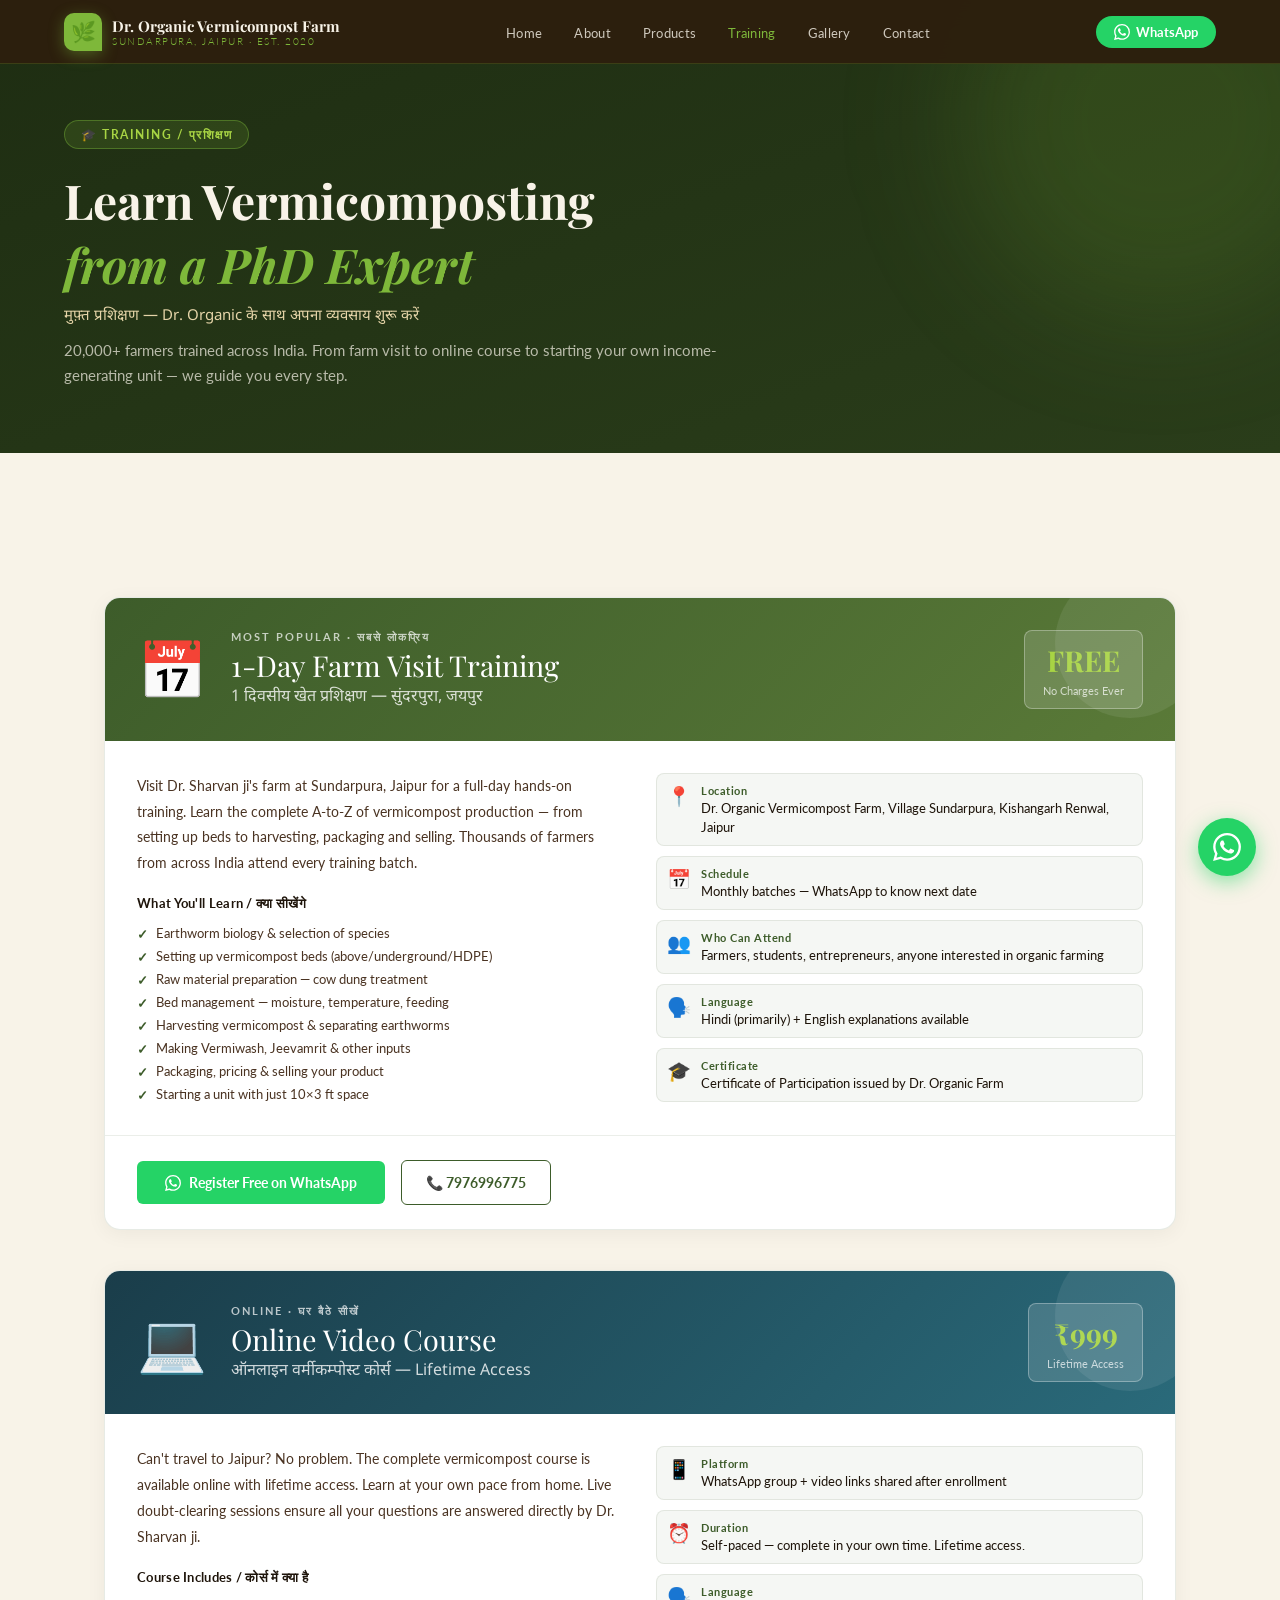
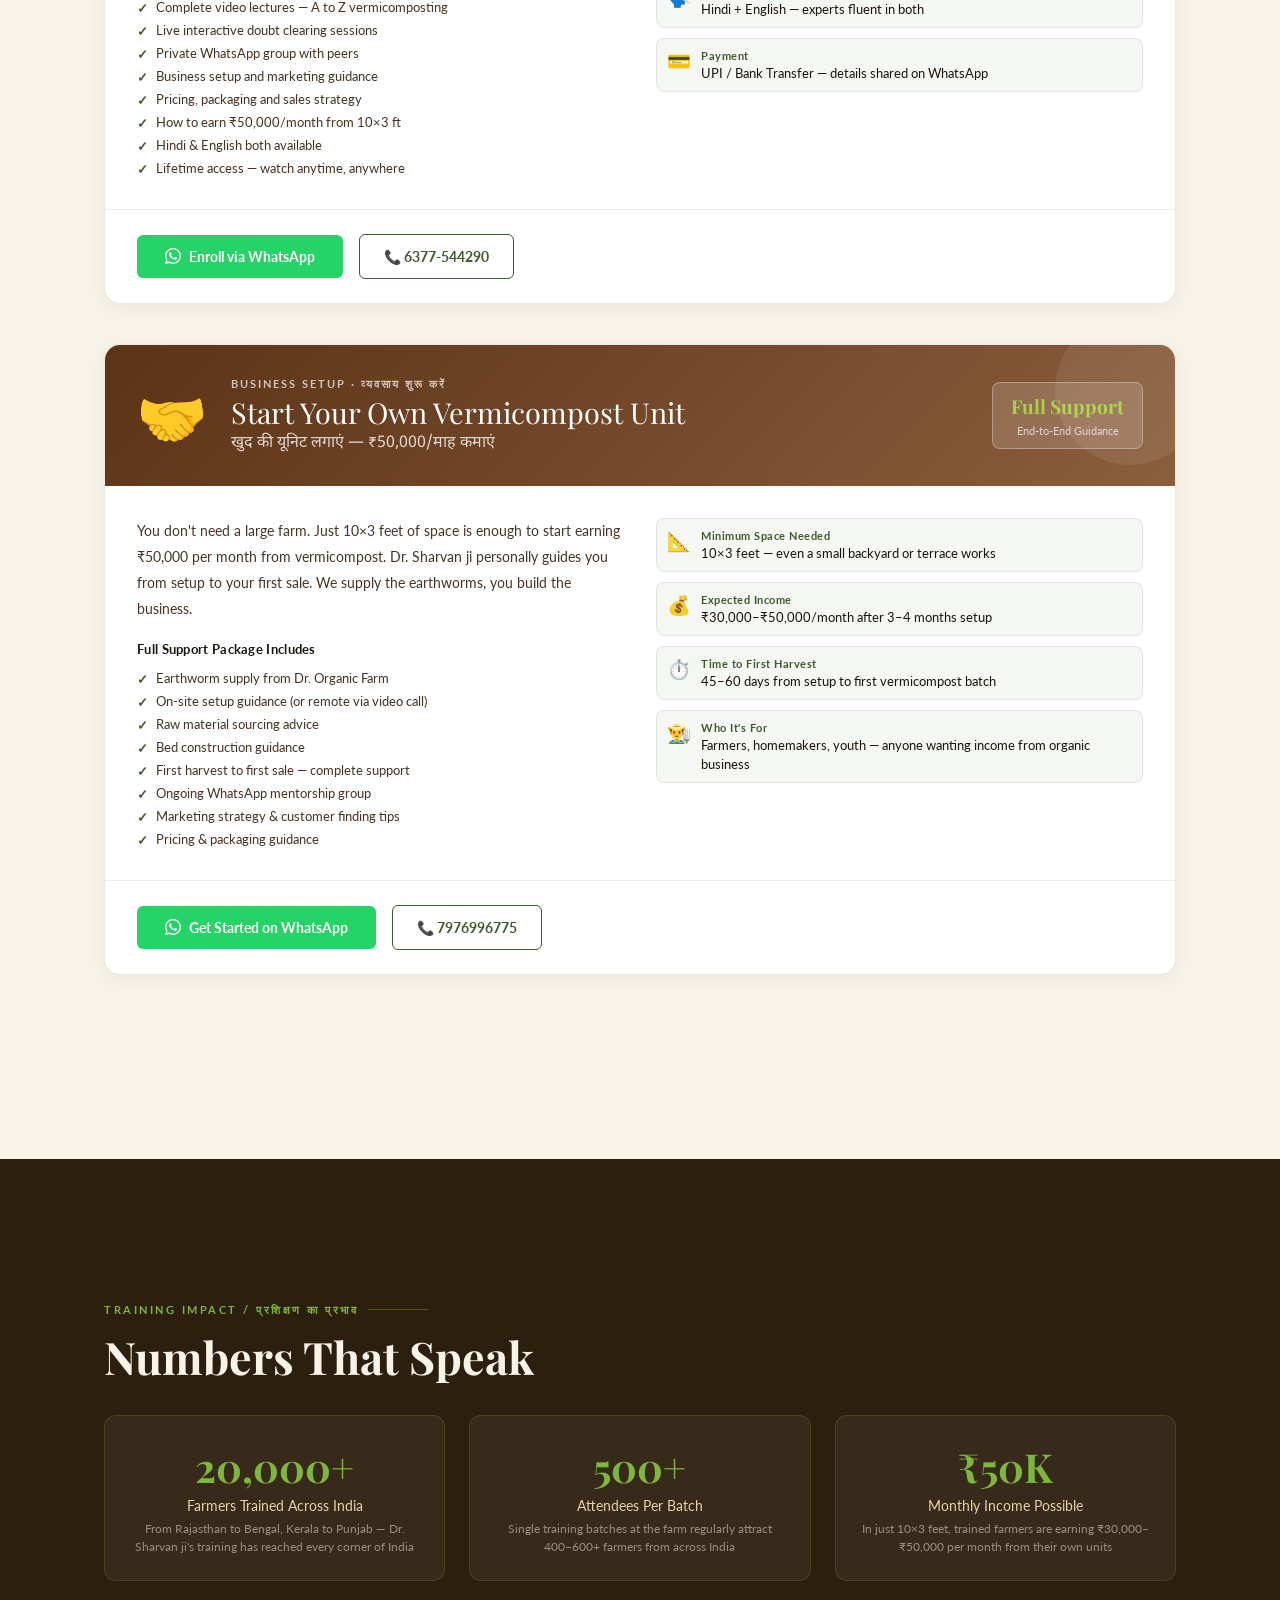
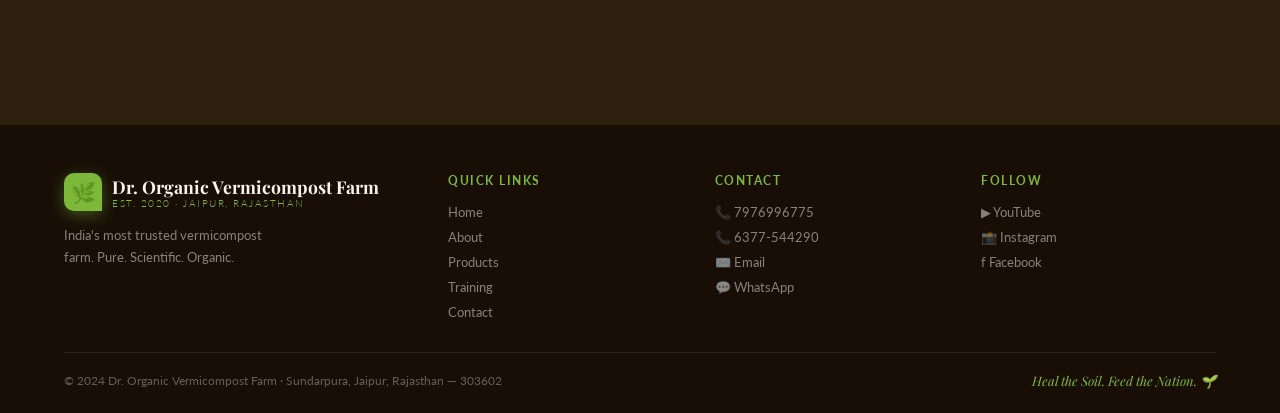
<file: training.html>
<!DOCTYPE html>
<html lang="en">
<head>
  <meta charset="UTF-8">
  <meta name="viewport" content="width=device-width, initial-scale=1.0">
  <meta name="description" content="Free vermicompost training by Dr. Sharvan Kumar Yadav. Farm visit, online course, start your own unit. 20,000+ farmers trained across India.">
  <title>Training Programs | Dr. Organic Vermicompost Farm</title>
  <link rel="stylesheet" href="css/style.css">
  <link rel="icon" href="data:image/svg+xml,<svg xmlns='http://www.w3.org/2000/svg' viewBox='0 0 100 100'><text y='.9em' font-size='90'>🌱</text></svg>">
  <style>
    .page-hero { background: linear-gradient(160deg, #1e2d12 0%, #2a3d1a 100%); padding: 120px 5% 4rem; position: relative; overflow: hidden; }
    .page-hero::before { content: ''; position: absolute; top: -80px; right: -80px; width: 400px; height: 400px; background: rgba(126,184,58,0.15); border-radius: 50%; filter: blur(60px); }
    .page-hero-content { position: relative; z-index: 1; max-width: 700px; }
    .page-hero h1 { font-family: 'Playfair Display', serif; font-size: clamp(2rem, 5vw, 3rem); color: var(--cream); margin-bottom: 0.5rem; }
    .page-hero p { color: rgba(248,243,232,0.7); font-size: 15px; line-height: 1.7; }

    .training-full { background: var(--cream); padding: 4rem 0; }
    .training-full-card {
      background: white;
      border-radius: 16px;
      border: 1px solid rgba(61,92,42,0.12);
      overflow: hidden;
      margin-bottom: 2.5rem;
      box-shadow: 0 4px 20px rgba(0,0,0,0.05);
      transition: box-shadow 0.3s;
    }
    .training-full-card:hover { box-shadow: 0 20px 60px rgba(0,0,0,0.1); }
    .tfc-header {
      background: linear-gradient(135deg, var(--moss), var(--leaf));
      padding: 2rem;
      display: flex;
      align-items: center;
      gap: 1.5rem;
      position: relative;
      overflow: hidden;
    }
    .tfc-header::after { content: ''; position: absolute; right: -30px; top: -30px; width: 150px; height: 150px; background: rgba(255,255,255,0.08); border-radius: 50%; }
    .tfc-icon { font-size: 3.5rem; flex-shrink: 0; }
    .tfc-header-text {}
    .tfc-tag { font-size: 11px; font-weight: 700; letter-spacing: 2px; text-transform: uppercase; color: rgba(255,255,255,0.7); margin-bottom: 4px; }
    .tfc-name { font-family: 'Playfair Display', serif; font-size: 1.8rem; color: white; line-height: 1.2; }
    .tfc-name-hi { font-family: 'Noto Sans Devanagari', sans-serif; color: rgba(255,255,255,0.8); font-size: 1rem; margin-top: 4px; }
    .tfc-price-badge { margin-left: auto; background: rgba(255,255,255,0.15); border: 1px solid rgba(255,255,255,0.3); border-radius: 8px; padding: 10px 18px; text-align: center; flex-shrink: 0; }
    .tfc-price-num { font-family: 'Playfair Display', serif; font-size: 1.8rem; color: var(--lime); font-weight: 700; display: block; }
    .tfc-price-lbl { font-size: 11px; color: rgba(255,255,255,0.7); }

    .tfc-body { padding: 2rem; display: grid; grid-template-columns: 1fr 1fr; gap: 2rem; }
    .tfc-desc { font-size: 14px; color: var(--text-mid); line-height: 1.85; margin-bottom: 1.2rem; }
    .tfc-curriculum h4 { font-weight: 700; font-size: 13px; color: var(--text-dark); margin-bottom: 0.8rem; letter-spacing: 0.3px; }
    .tfc-curriculum ul { list-style: none; display: flex; flex-direction: column; gap: 6px; }
    .tfc-curriculum li { display: flex; align-items: flex-start; gap: 8px; font-size: 13px; color: var(--text-mid); }
    .tfc-curriculum li::before { content: '✓'; color: var(--moss); font-weight: 700; flex-shrink: 0; margin-top: 1px; }

    .tfc-details { display: flex; flex-direction: column; gap: 10px; }
    .tfc-detail-item { display: flex; gap: 10px; align-items: flex-start; padding: 10px; background: rgba(61,92,42,0.05); border-radius: 8px; border: 1px solid rgba(61,92,42,0.1); }
    .tfc-detail-icon { font-size: 1.2rem; flex-shrink: 0; }
    .tfc-detail-label { font-size: 11px; font-weight: 700; color: var(--moss); letter-spacing: 0.5px; display: block; }
    .tfc-detail-val { font-size: 13px; color: var(--text-dark); }

    .tfc-footer { padding: 1.5rem 2rem; border-top: 1px solid rgba(61,92,42,0.1); display: flex; align-items: center; gap: 1rem; flex-wrap: wrap; }
    .tfc-register {
      display: inline-flex; align-items: center; gap: 8px;
      background: #25D366; color: white;
      border: none; padding: 13px 28px; border-radius: 6px;
      font-size: 14px; font-weight: 700; cursor: pointer;
      text-decoration: none; transition: transform 0.2s, box-shadow 0.2s;
    }
    .tfc-register:hover { transform: translateY(-2px); box-shadow: 0 6px 20px rgba(37,211,102,0.4); }
    .tfc-call { display: inline-flex; align-items: center; gap: 8px; background: transparent; color: var(--moss); border: 1.5px solid var(--moss); padding: 13px 24px; border-radius: 6px; font-size: 14px; font-weight: 700; text-decoration: none; transition: all 0.2s; }
    .tfc-call:hover { background: var(--moss); color: white; }

    .impact-section { background: var(--soil); padding: 4rem 0; }
    .impact-section .section-label { color: var(--sprout); }
    .impact-section .section-label::after { background: var(--sprout); }
    .impact-section .section-h { color: var(--cream); }
    .impact-grid { display: grid; grid-template-columns: repeat(3, 1fr); gap: 1.5rem; margin-top: 2rem; }
    .impact-card { background: rgba(255,255,255,0.05); border: 1px solid rgba(126,184,58,0.2); border-radius: 12px; padding: 1.5rem; text-align: center; }
    .impact-num { font-family: 'Playfair Display', serif; font-size: 2.5rem; color: var(--sprout); font-weight: 700; display: block; }
    .impact-lbl { color: var(--wheat); font-size: 14px; margin-top: 4px; }
    .impact-desc { color: rgba(248,243,232,0.5); font-size: 12px; margin-top: 6px; line-height: 1.5; }

    @media(max-width:768px){
      .tfc-body { grid-template-columns: 1fr; }
      .tfc-header { flex-wrap: wrap; }
      .tfc-price-badge { margin-left: 0; }
      .impact-grid { grid-template-columns: 1fr; }
    }
  </style>
</head>
<body>

<a class="float-wa" href="https://wa.me/916377544290?text=Namaste%20Dr.%20Sharvan%20ji%2C%20I%20want%20to%20register%20for%20training." target="_blank">
  <span class="float-wa-tooltip">Register on WhatsApp</span>
  <svg width="28" height="28" viewBox="0 0 24 24" fill="white"><path d="M17.472 14.382c-.297-.149-1.758-.867-2.03-.967-.273-.099-.471-.148-.67.15-.197.297-.767.966-.94 1.164-.173.199-.347.223-.644.075-.297-.15-1.255-.463-2.39-1.475-.883-.788-1.48-1.761-1.653-2.059-.173-.297-.018-.458.13-.606.134-.133.298-.347.446-.52.149-.174.198-.298.298-.497.099-.198.05-.371-.025-.52-.075-.149-.669-1.612-.916-2.207-.242-.579-.487-.5-.669-.51-.173-.008-.371-.01-.57-.01-.198 0-.52.074-.792.372-.272.297-1.04 1.016-1.04 2.479 0 1.462 1.065 2.875 1.213 3.074.149.198 2.096 3.2 5.077 4.487.709.306 1.262.489 1.694.625.712.227 1.36.195 1.871.118.571-.085 1.758-.719 2.006-1.413.248-.694.248-1.289.173-1.413-.074-.124-.272-.198-.57-.347m-5.421 7.403h-.004a9.87 9.87 0 01-5.031-1.378l-.361-.214-3.741.982.998-3.648-.235-.374a9.86 9.86 0 01-1.51-5.26c.001-5.45 4.436-9.884 9.888-9.884 2.64 0 5.122 1.03 6.988 2.898a9.825 9.825 0 012.893 6.994c-.003 5.45-4.437 9.884-9.885 9.884m8.413-18.297A11.815 11.815 0 0012.05 0C5.495 0 .16 5.335.157 11.892c0 2.096.547 4.142 1.588 5.945L.057 24l6.305-1.654a11.882 11.882 0 005.683 1.448h.005c6.554 0 11.89-5.335 11.893-11.893a11.821 11.821 0 00-3.48-8.413z"/></svg>
</a>

<nav id="mainNav">
  <a class="nav-logo" href="index.html">
    <div class="logo-icon">🌿</div>
    <div class="logo-text-wrap">
      <div class="logo-main">Dr. Organic Vermicompost Farm</div>
      <div class="logo-sub">Sundarpura, Jaipur · Est. 2020</div>
    </div>
  </a>
  <ul class="nav-links" id="navLinks">
    <li><a href="index.html">Home</a></li>
    <li><a href="about.html">About</a></li>
    <li><a href="products.html">Products</a></li>
    <li><a href="training.html" class="active">Training</a></li>
    <li><a href="gallery.html">Gallery</a></li>
    <li><a href="contact.html">Contact</a></li>
  </ul>
  <div style="display:flex;align-items:center;gap:12px;">
    <a class="nav-wa-btn" href="https://wa.me/916377544290" target="_blank">
      <svg width="16" height="16" viewBox="0 0 24 24" fill="white"><path d="M17.472 14.382c-.297-.149-1.758-.867-2.03-.967-.273-.099-.471-.148-.67.15-.197.297-.767.966-.94 1.164-.173.199-.347.223-.644.075-.297-.15-1.255-.463-2.39-1.475-.883-.788-1.48-1.761-1.653-2.059-.173-.297-.018-.458.13-.606.134-.133.298-.347.446-.52.149-.174.198-.298.298-.497.099-.198.05-.371-.025-.52-.075-.149-.669-1.612-.916-2.207-.242-.579-.487-.5-.669-.51-.173-.008-.371-.01-.57-.01-.198 0-.52.074-.792.372-.272.297-1.04 1.016-1.04 2.479 0 1.462 1.065 2.875 1.213 3.074.149.198 2.096 3.2 5.077 4.487.709.306 1.262.489 1.694.625.712.227 1.36.195 1.871.118.571-.085 1.758-.719 2.006-1.413.248-.694.248-1.289.173-1.413-.074-.124-.272-.198-.57-.347m-5.421 7.403h-.004a9.87 9.87 0 01-5.031-1.378l-.361-.214-3.741.982.998-3.648-.235-.374a9.86 9.86 0 01-1.51-5.26c.001-5.45 4.436-9.884 9.888-9.884 2.64 0 5.122 1.03 6.988 2.898a9.825 9.825 0 012.893 6.994c-.003 5.45-4.437 9.884-9.885 9.884m8.413-18.297A11.815 11.815 0 0012.05 0C5.495 0 .16 5.335.157 11.892c0 2.096.547 4.142 1.588 5.945L.057 24l6.305-1.654a11.882 11.882 0 005.683 1.448h.005c6.554 0 11.89-5.335 11.893-11.893a11.821 11.821 0 00-3.48-8.413z"/></svg>
      <span>WhatsApp</span>
    </a>
    <div class="hamburger" onclick="toggleNav()"><span></span><span></span><span></span></div>
  </div>
</nav>

<div class="page-hero">
  <div class="page-hero-content">
    <div class="hero-badge">🎓 Training / प्रशिक्षण</div>
    <h1 class="serif">Learn Vermicomposting<br><em style="color:var(--sprout)">from a PhD Expert</em></h1>
    <p class="hindi" style="color:var(--wheat);margin:0.5rem 0;font-family:'Noto Sans Devanagari',sans-serif;">मुफ़्त प्रशिक्षण — Dr. Organic के साथ अपना व्यवसाय शुरू करें</p>
    <p>20,000+ farmers trained across India. From farm visit to online course to starting your own income-generating unit — we guide you every step.</p>
  </div>
</div>

<section class="training-full">
  <div class="section-wrap">

    <!-- Program 1 -->
    <div class="training-full-card reveal">
      <div class="tfc-header">
        <div class="tfc-icon">📅</div>
        <div class="tfc-header-text">
          <div class="tfc-tag">Most Popular · सबसे लोकप्रिय</div>
          <div class="tfc-name serif">1-Day Farm Visit Training</div>
          <div class="tfc-name-hi hindi">1 दिवसीय खेत प्रशिक्षण — सुंदरपुरा, जयपुर</div>
        </div>
        <div class="tfc-price-badge">
          <span class="tfc-price-num">FREE</span>
          <span class="tfc-price-lbl">No Charges Ever</span>
        </div>
      </div>
      <div class="tfc-body">
        <div>
          <div class="tfc-desc">Visit Dr. Sharvan ji's farm at Sundarpura, Jaipur for a full-day hands-on training. Learn the complete A-to-Z of vermicompost production — from setting up beds to harvesting, packaging and selling. Thousands of farmers from across India attend every training batch.</div>
          <div class="tfc-curriculum">
            <h4>What You'll Learn / क्या सीखेंगे</h4>
            <ul>
              <li>Earthworm biology & selection of species</li>
              <li>Setting up vermicompost beds (above/underground/HDPE)</li>
              <li>Raw material preparation — cow dung treatment</li>
              <li>Bed management — moisture, temperature, feeding</li>
              <li>Harvesting vermicompost & separating earthworms</li>
              <li>Making Vermiwash, Jeevamrit & other inputs</li>
              <li>Packaging, pricing & selling your product</li>
              <li>Starting a unit with just 10×3 ft space</li>
            </ul>
          </div>
        </div>
        <div class="tfc-details">
          <div class="tfc-detail-item">
            <div class="tfc-detail-icon">📍</div>
            <div>
              <span class="tfc-detail-label">Location</span>
              <span class="tfc-detail-val">Dr. Organic Vermicompost Farm, Village Sundarpura, Kishangarh Renwal, Jaipur</span>
            </div>
          </div>
          <div class="tfc-detail-item">
            <div class="tfc-detail-icon">📅</div>
            <div>
              <span class="tfc-detail-label">Schedule</span>
              <span class="tfc-detail-val">Monthly batches — WhatsApp to know next date</span>
            </div>
          </div>
          <div class="tfc-detail-item">
            <div class="tfc-detail-icon">👥</div>
            <div>
              <span class="tfc-detail-label">Who Can Attend</span>
              <span class="tfc-detail-val">Farmers, students, entrepreneurs, anyone interested in organic farming</span>
            </div>
          </div>
          <div class="tfc-detail-item">
            <div class="tfc-detail-icon">🗣️</div>
            <div>
              <span class="tfc-detail-label">Language</span>
              <span class="tfc-detail-val">Hindi (primarily) + English explanations available</span>
            </div>
          </div>
          <div class="tfc-detail-item">
            <div class="tfc-detail-icon">🎓</div>
            <div>
              <span class="tfc-detail-label">Certificate</span>
              <span class="tfc-detail-val">Certificate of Participation issued by Dr. Organic Farm</span>
            </div>
          </div>
        </div>
      </div>
      <div class="tfc-footer">
        <a class="tfc-register" href="https://wa.me/916377544290?text=Namaste%20Dr.%20Sharvan%20ji%2C%20I%20want%20to%20register%20for%20the%201-day%20farm%20visit%20training%20at%20Sundarpura%20Jaipur.%20Please%20share%20the%20next%20batch%20date." target="_blank">
          <svg width="16" height="16" viewBox="0 0 24 24" fill="white"><path d="M17.472 14.382c-.297-.149-1.758-.867-2.03-.967-.273-.099-.471-.148-.67.15-.197.297-.767.966-.94 1.164-.173.199-.347.223-.644.075-.297-.15-1.255-.463-2.39-1.475-.883-.788-1.48-1.761-1.653-2.059-.173-.297-.018-.458.13-.606.134-.133.298-.347.446-.52.149-.174.198-.298.298-.497.099-.198.05-.371-.025-.52-.075-.149-.669-1.612-.916-2.207-.242-.579-.487-.5-.669-.51-.173-.008-.371-.01-.57-.01-.198 0-.52.074-.792.372-.272.297-1.04 1.016-1.04 2.479 0 1.462 1.065 2.875 1.213 3.074.149.198 2.096 3.2 5.077 4.487.709.306 1.262.489 1.694.625.712.227 1.36.195 1.871.118.571-.085 1.758-.719 2.006-1.413.248-.694.248-1.289.173-1.413-.074-.124-.272-.198-.57-.347m-5.421 7.403h-.004a9.87 9.87 0 01-5.031-1.378l-.361-.214-3.741.982.998-3.648-.235-.374a9.86 9.86 0 01-1.51-5.26c.001-5.45 4.436-9.884 9.888-9.884 2.64 0 5.122 1.03 6.988 2.898a9.825 9.825 0 012.893 6.994c-.003 5.45-4.437 9.884-9.885 9.884m8.413-18.297A11.815 11.815 0 0012.05 0C5.495 0 .16 5.335.157 11.892c0 2.096.547 4.142 1.588 5.945L.057 24l6.305-1.654a11.882 11.882 0 005.683 1.448h.005c6.554 0 11.89-5.335 11.893-11.893a11.821 11.821 0 00-3.48-8.413z"/></svg>
          Register Free on WhatsApp
        </a>
        <a class="tfc-call" href="tel:+917976996775">📞 7976996775</a>
      </div>
    </div>

    <!-- Program 2 -->
    <div class="training-full-card reveal">
      <div class="tfc-header" style="background:linear-gradient(135deg,#1a3d4a,#2a6a7a);">
        <div class="tfc-icon">💻</div>
        <div class="tfc-header-text">
          <div class="tfc-tag">Online · घर बैठे सीखें</div>
          <div class="tfc-name serif">Online Video Course</div>
          <div class="tfc-name-hi hindi">ऑनलाइन वर्मीकम्पोस्ट कोर्स — Lifetime Access</div>
        </div>
        <div class="tfc-price-badge">
          <span class="tfc-price-num">₹999</span>
          <span class="tfc-price-lbl">Lifetime Access</span>
        </div>
      </div>
      <div class="tfc-body">
        <div>
          <div class="tfc-desc">Can't travel to Jaipur? No problem. The complete vermicompost course is available online with lifetime access. Learn at your own pace from home. Live doubt-clearing sessions ensure all your questions are answered directly by Dr. Sharvan ji.</div>
          <div class="tfc-curriculum">
            <h4>Course Includes / कोर्स में क्या है</h4>
            <ul>
              <li>Complete video lectures — A to Z vermicomposting</li>
              <li>Live interactive doubt clearing sessions</li>
              <li>Private WhatsApp group with peers</li>
              <li>Business setup and marketing guidance</li>
              <li>Pricing, packaging and sales strategy</li>
              <li>How to earn ₹50,000/month from 10×3 ft</li>
              <li>Hindi & English both available</li>
              <li>Lifetime access — watch anytime, anywhere</li>
            </ul>
          </div>
        </div>
        <div class="tfc-details">
          <div class="tfc-detail-item">
            <div class="tfc-detail-icon">📱</div>
            <div>
              <span class="tfc-detail-label">Platform</span>
              <span class="tfc-detail-val">WhatsApp group + video links shared after enrollment</span>
            </div>
          </div>
          <div class="tfc-detail-item">
            <div class="tfc-detail-icon">⏰</div>
            <div>
              <span class="tfc-detail-label">Duration</span>
              <span class="tfc-detail-val">Self-paced — complete in your own time. Lifetime access.</span>
            </div>
          </div>
          <div class="tfc-detail-item">
            <div class="tfc-detail-icon">🗣️</div>
            <div>
              <span class="tfc-detail-label">Language</span>
              <span class="tfc-detail-val">Hindi + English — experts fluent in both</span>
            </div>
          </div>
          <div class="tfc-detail-item">
            <div class="tfc-detail-icon">💳</div>
            <div>
              <span class="tfc-detail-label">Payment</span>
              <span class="tfc-detail-val">UPI / Bank Transfer — details shared on WhatsApp</span>
            </div>
          </div>
        </div>
      </div>
      <div class="tfc-footer">
        <a class="tfc-register" href="https://wa.me/916377544290?text=Namaste%20Dr.%20Sharvan%20ji%2C%20I%20want%20to%20enroll%20in%20the%20online%20vermicompost%20course%20for%20%E2%82%B9999.%20Please%20share%20payment%20details." target="_blank">
          <svg width="16" height="16" viewBox="0 0 24 24" fill="white"><path d="M17.472 14.382c-.297-.149-1.758-.867-2.03-.967-.273-.099-.471-.148-.67.15-.197.297-.767.966-.94 1.164-.173.199-.347.223-.644.075-.297-.15-1.255-.463-2.39-1.475-.883-.788-1.48-1.761-1.653-2.059-.173-.297-.018-.458.13-.606.134-.133.298-.347.446-.52.149-.174.198-.298.298-.497.099-.198.05-.371-.025-.52-.075-.149-.669-1.612-.916-2.207-.242-.579-.487-.5-.669-.51-.173-.008-.371-.01-.57-.01-.198 0-.52.074-.792.372-.272.297-1.04 1.016-1.04 2.479 0 1.462 1.065 2.875 1.213 3.074.149.198 2.096 3.2 5.077 4.487.709.306 1.262.489 1.694.625.712.227 1.36.195 1.871.118.571-.085 1.758-.719 2.006-1.413.248-.694.248-1.289.173-1.413-.074-.124-.272-.198-.57-.347m-5.421 7.403h-.004a9.87 9.87 0 01-5.031-1.378l-.361-.214-3.741.982.998-3.648-.235-.374a9.86 9.86 0 01-1.51-5.26c.001-5.45 4.436-9.884 9.888-9.884 2.64 0 5.122 1.03 6.988 2.898a9.825 9.825 0 012.893 6.994c-.003 5.45-4.437 9.884-9.885 9.884m8.413-18.297A11.815 11.815 0 0012.05 0C5.495 0 .16 5.335.157 11.892c0 2.096.547 4.142 1.588 5.945L.057 24l6.305-1.654a11.882 11.882 0 005.683 1.448h.005c6.554 0 11.89-5.335 11.893-11.893a11.821 11.821 0 00-3.48-8.413z"/></svg>
          Enroll via WhatsApp
        </a>
        <a class="tfc-call" href="tel:+916377544290">📞 6377-544290</a>
      </div>
    </div>

    <!-- Program 3 -->
    <div class="training-full-card reveal">
      <div class="tfc-header" style="background:linear-gradient(135deg,#5c3317,#8b5e3c);">
        <div class="tfc-icon">🤝</div>
        <div class="tfc-header-text">
          <div class="tfc-tag">Business Setup · व्यवसाय शुरू करें</div>
          <div class="tfc-name serif">Start Your Own Vermicompost Unit</div>
          <div class="tfc-name-hi hindi">खुद की यूनिट लगाएं — ₹50,000/माह कमाएं</div>
        </div>
        <div class="tfc-price-badge">
          <span class="tfc-price-num" style="font-size:1.2rem;">Full Support</span>
          <span class="tfc-price-lbl">End-to-End Guidance</span>
        </div>
      </div>
      <div class="tfc-body">
        <div>
          <div class="tfc-desc">You don't need a large farm. Just 10×3 feet of space is enough to start earning ₹50,000 per month from vermicompost. Dr. Sharvan ji personally guides you from setup to your first sale. We supply the earthworms, you build the business.</div>
          <div class="tfc-curriculum">
            <h4>Full Support Package Includes</h4>
            <ul>
              <li>Earthworm supply from Dr. Organic Farm</li>
              <li>On-site setup guidance (or remote via video call)</li>
              <li>Raw material sourcing advice</li>
              <li>Bed construction guidance</li>
              <li>First harvest to first sale — complete support</li>
              <li>Ongoing WhatsApp mentorship group</li>
              <li>Marketing strategy & customer finding tips</li>
              <li>Pricing & packaging guidance</li>
            </ul>
          </div>
        </div>
        <div class="tfc-details">
          <div class="tfc-detail-item">
            <div class="tfc-detail-icon">📐</div>
            <div>
              <span class="tfc-detail-label">Minimum Space Needed</span>
              <span class="tfc-detail-val">10×3 feet — even a small backyard or terrace works</span>
            </div>
          </div>
          <div class="tfc-detail-item">
            <div class="tfc-detail-icon">💰</div>
            <div>
              <span class="tfc-detail-label">Expected Income</span>
              <span class="tfc-detail-val">₹30,000–₹50,000/month after 3–4 months setup</span>
            </div>
          </div>
          <div class="tfc-detail-item">
            <div class="tfc-detail-icon">⏱️</div>
            <div>
              <span class="tfc-detail-label">Time to First Harvest</span>
              <span class="tfc-detail-val">45–60 days from setup to first vermicompost batch</span>
            </div>
          </div>
          <div class="tfc-detail-item">
            <div class="tfc-detail-icon">👨‍🌾</div>
            <div>
              <span class="tfc-detail-label">Who It's For</span>
              <span class="tfc-detail-val">Farmers, homemakers, youth — anyone wanting income from organic business</span>
            </div>
          </div>
        </div>
      </div>
      <div class="tfc-footer">
        <a class="tfc-register" href="https://wa.me/916377544290?text=Namaste%20Dr.%20Sharvan%20ji%2C%20I%20want%20to%20start%20my%20own%20vermicompost%20unit%20with%20your%20guidance.%20Please%20tell%20me%20how%20to%20start." target="_blank">
          <svg width="16" height="16" viewBox="0 0 24 24" fill="white"><path d="M17.472 14.382c-.297-.149-1.758-.867-2.03-.967-.273-.099-.471-.148-.67.15-.197.297-.767.966-.94 1.164-.173.199-.347.223-.644.075-.297-.15-1.255-.463-2.39-1.475-.883-.788-1.48-1.761-1.653-2.059-.173-.297-.018-.458.13-.606.134-.133.298-.347.446-.52.149-.174.198-.298.298-.497.099-.198.05-.371-.025-.52-.075-.149-.669-1.612-.916-2.207-.242-.579-.487-.5-.669-.51-.173-.008-.371-.01-.57-.01-.198 0-.52.074-.792.372-.272.297-1.04 1.016-1.04 2.479 0 1.462 1.065 2.875 1.213 3.074.149.198 2.096 3.2 5.077 4.487.709.306 1.262.489 1.694.625.712.227 1.36.195 1.871.118.571-.085 1.758-.719 2.006-1.413.248-.694.248-1.289.173-1.413-.074-.124-.272-.198-.57-.347m-5.421 7.403h-.004a9.87 9.87 0 01-5.031-1.378l-.361-.214-3.741.982.998-3.648-.235-.374a9.86 9.86 0 01-1.51-5.26c.001-5.45 4.436-9.884 9.888-9.884 2.64 0 5.122 1.03 6.988 2.898a9.825 9.825 0 012.893 6.994c-.003 5.45-4.437 9.884-9.885 9.884m8.413-18.297A11.815 11.815 0 0012.05 0C5.495 0 .16 5.335.157 11.892c0 2.096.547 4.142 1.588 5.945L.057 24l6.305-1.654a11.882 11.882 0 005.683 1.448h.005c6.554 0 11.89-5.335 11.893-11.893a11.821 11.821 0 00-3.48-8.413z"/></svg>
          Get Started on WhatsApp
        </a>
        <a class="tfc-call" href="tel:+917976996775">📞 7976996775</a>
      </div>
    </div>
  </div>
</section>

<!-- IMPACT -->
<section class="impact-section">
  <div class="section-wrap">
    <div class="section-label">Training Impact / प्रशिक्षण का प्रभाव</div>
    <h2 class="section-h serif">Numbers That Speak</h2>
    <div class="impact-grid">
      <div class="impact-card reveal">
        <span class="impact-num">20,000+</span>
        <div class="impact-lbl">Farmers Trained Across India</div>
        <div class="impact-desc">From Rajasthan to Bengal, Kerala to Punjab — Dr. Sharvan ji's training has reached every corner of India</div>
      </div>
      <div class="impact-card reveal">
        <span class="impact-num">500+</span>
        <div class="impact-lbl">Attendees Per Batch</div>
        <div class="impact-desc">Single training batches at the farm regularly attract 400–600+ farmers from across India</div>
      </div>
      <div class="impact-card reveal">
        <span class="impact-num">₹50K</span>
        <div class="impact-lbl">Monthly Income Possible</div>
        <div class="impact-desc">In just 10×3 feet, trained farmers are earning ₹30,000–₹50,000 per month from their own units</div>
      </div>
    </div>
  </div>
</section>

<footer>
  <div class="footer-grid">
    <div class="footer-brand">
      <div style="display:flex;align-items:center;gap:10px;margin-bottom:0.8rem;">
        <div class="logo-icon">🌿</div>
        <div class="logo-text-wrap">
          <div class="logo-main">Dr. Organic Vermicompost Farm</div>
          <div class="logo-sub">Est. 2020 · Jaipur, Rajasthan</div>
        </div>
      </div>
      <p>India's most trusted vermicompost farm. Pure. Scientific. Organic.</p>
    </div>
    <div class="footer-col"><h4>Quick Links</h4><ul><li><a href="index.html">Home</a></li><li><a href="about.html">About</a></li><li><a href="products.html">Products</a></li><li><a href="training.html">Training</a></li><li><a href="contact.html">Contact</a></li></ul></div>
    <div class="footer-col"><h4>Contact</h4><ul><li><a href="tel:+917976996775">📞 7976996775</a></li><li><a href="tel:+916377544290">📞 6377-544290</a></li><li><a href="mailto:sharvan5825@gmail.com">✉️ Email</a></li><li><a href="https://wa.me/916377544290" target="_blank">💬 WhatsApp</a></li></ul></div>
    <div class="footer-col"><h4>Follow</h4><ul><li><a href="https://www.youtube.com/@dr.organicfarming1467" target="_blank">▶ YouTube</a></li><li><a href="https://www.instagram.com/dr_sharvan_yadav/" target="_blank">📸 Instagram</a></li><li><a href="https://www.facebook.com/p/Dr-Organic-Vermicompst-Farm-100064180596347/" target="_blank">f Facebook</a></li></ul></div>
  </div>
  <div class="footer-bottom">
    <div class="footer-copy">© 2024 Dr. Organic Vermicompost Farm · Sundarpura, Jaipur, Rajasthan — 303602</div>
    <div class="footer-tagline serif">Heal the Soil. Feed the Nation. 🌱</div>
  </div>
</footer>

<script src="js/images.js"></script>
<script>
  window.addEventListener('scroll', function() {
    const nav = document.getElementById('mainNav');
    if(window.scrollY > 50) nav.classList.add('scrolled'); else nav.classList.remove('scrolled');
  });
  function toggleNav() { document.getElementById('navLinks').classList.toggle('open'); }
  const observer = new IntersectionObserver((entries) => {
    entries.forEach((e,i) => { if(e.isIntersecting){ setTimeout(()=>e.target.classList.add('visible'),i*80); observer.unobserve(e.target); } });
  }, {threshold:0.1});
  document.querySelectorAll('.reveal').forEach(el=>observer.observe(el));
</script>
</body>
</html>
</file>
<file: css/style.css>
@import url('https://fonts.googleapis.com/css2?family=Playfair+Display:ital,wght@0,400;0,700;1,400&family=Noto+Sans+Devanagari:wght@300;400;500;600&family=Lato:wght@300;400;700;900&display=swap');

:root {
  --soil: #2d1f0e;
  --bark: #5c3317;
  --moss: #3d5c2a;
  --leaf: #5a7a38;
  --sprout: #7eb83a;
  --lime: #a8d444;
  --cream: #f8f3e8;
  --wheat: #e5d4a8;
  --gold: #c9a030;
  --text-dark: #1e140a;
  --text-mid: #4a3322;
  --text-light: #7a6050;
  --white: #ffffff;
}

* { margin: 0; padding: 0; box-sizing: border-box; }
html { scroll-behavior: smooth; }

body {
  font-family: 'Lato', sans-serif;
  background: var(--cream);
  color: var(--text-dark);
  overflow-x: hidden;
}

.hindi { font-family: 'Noto Sans Devanagari', sans-serif; }
.serif { font-family: 'Playfair Display', serif; }

/* ========== NAV ========== */
nav {
  position: fixed;
  top: 0; left: 0; right: 0;
  z-index: 1000;
  background: rgba(45,31,14,0.97);
  backdrop-filter: blur(12px);
  height: 64px;
  display: flex;
  align-items: center;
  justify-content: space-between;
  padding: 0 5%;
  border-bottom: 1px solid rgba(126,184,58,0.2);
  transition: all 0.3s;
}
nav.scrolled { height: 54px; background: rgba(45,31,14,0.99); }

.nav-logo { display: flex; align-items: center; gap: 10px; text-decoration: none; }
.logo-icon {
  width: 38px; height: 38px;
  background: var(--sprout);
  border-radius: 10px 10px 0 10px;
  display: flex; align-items: center; justify-content: center;
  font-size: 20px;
  box-shadow: 0 4px 15px rgba(126,184,58,0.4);
}
.logo-text-wrap { line-height: 1.2; }
.logo-main { color: var(--cream); font-family: 'Playfair Display', serif; font-size: 15px; font-weight: 700; }
.logo-sub { color: var(--sprout); font-size: 10px; letter-spacing: 1.5px; text-transform: uppercase; font-weight: 300; }

.nav-links { display: flex; gap: 2rem; list-style: none; align-items: center; }
.nav-links a { color: rgba(248,243,232,0.8); text-decoration: none; font-size: 13px; letter-spacing: 0.3px; transition: color 0.2s; }
.nav-links a:hover { color: var(--sprout); }
.nav-links a.active { color: var(--sprout); }

.nav-wa-btn {
  background: #25D366;
  color: white;
  border: none;
  padding: 8px 18px;
  border-radius: 24px;
  font-size: 13px;
  font-weight: 700;
  cursor: pointer;
  display: flex;
  align-items: center;
  gap: 6px;
  text-decoration: none;
  transition: transform 0.2s, box-shadow 0.2s;
}
.nav-wa-btn:hover { transform: translateY(-1px); box-shadow: 0 6px 20px rgba(37,211,102,0.4); }

.hamburger { display: none; flex-direction: column; gap: 5px; cursor: pointer; padding: 4px; }
.hamburger span { width: 24px; height: 2px; background: var(--cream); border-radius: 2px; transition: all 0.3s; }

/* ========== HERO ========== */
.hero {
  min-height: 100vh;
  background: var(--soil);
  display: flex;
  align-items: center;
  position: relative;
  overflow: hidden;
  padding: 80px 5% 4rem;
}

.hero-bg-canvas {
  position: absolute;
  inset: 0;
  overflow: hidden;
}
.hero-orb {
  position: absolute;
  border-radius: 50%;
  filter: blur(80px);
}
.hero-orb-1 { width: 500px; height: 500px; background: rgba(61,92,42,0.4); top: -100px; right: -100px; }
.hero-orb-2 { width: 350px; height: 350px; background: rgba(126,184,58,0.15); bottom: -50px; left: 30%; }
.hero-orb-3 { width: 200px; height: 200px; background: rgba(201,160,48,0.2); top: 40%; left: -50px; }

.hero-particles {
  position: absolute;
  inset: 0;
  background-image: radial-gradient(circle, rgba(126,184,58,0.15) 1px, transparent 1px);
  background-size: 50px 50px;
  opacity: 0.4;
}

.hero-content {
  position: relative;
  z-index: 2;
  display: grid;
  grid-template-columns: 1fr 1fr;
  gap: 4rem;
  align-items: center;
  width: 100%;
  max-width: 1200px;
  margin: 0 auto;
}

.hero-badge {
  display: inline-flex;
  align-items: center;
  gap: 8px;
  background: rgba(126,184,58,0.15);
  border: 1px solid rgba(126,184,58,0.4);
  color: var(--lime);
  font-size: 12px;
  font-weight: 700;
  letter-spacing: 1.5px;
  text-transform: uppercase;
  padding: 6px 16px;
  border-radius: 24px;
  margin-bottom: 1.2rem;
  animation: fadeInUp 0.6s ease both;
}

.hero h1 {
  font-family: 'Playfair Display', serif;
  font-size: clamp(2.2rem, 5vw, 3.8rem);
  color: var(--cream);
  line-height: 1.1;
  margin-bottom: 0.6rem;
  animation: fadeInUp 0.6s 0.1s ease both;
}
.hero h1 em { color: var(--sprout); font-style: normal; }
.hero h1 .line2 { color: var(--lime); }

.hero-tagline {
  font-family: 'Noto Sans Devanagari', sans-serif;
  color: var(--wheat);
  font-size: 1.05rem;
  margin-bottom: 1.2rem;
  opacity: 0.9;
  animation: fadeInUp 0.6s 0.2s ease both;
}

.hero-desc {
  color: rgba(248,243,232,0.7);
  font-size: 15px;
  line-height: 1.8;
  max-width: 460px;
  margin-bottom: 2rem;
  animation: fadeInUp 0.6s 0.3s ease both;
}

.hero-stats-row {
  display: flex;
  gap: 1.5rem;
  margin-bottom: 2rem;
  animation: fadeInUp 0.6s 0.4s ease both;
}
.hero-stat { text-align: center; }
.hero-stat-num {
  display: block;
  font-family: 'Playfair Display', serif;
  font-size: 1.8rem;
  font-weight: 700;
  color: var(--sprout);
  line-height: 1;
}
.hero-stat-lbl { font-size: 11px; color: rgba(248,243,232,0.6); margin-top: 2px; }
.hero-stat-div { width: 1px; background: rgba(255,255,255,0.15); }

.hero-btns {
  display: flex;
  gap: 1rem;
  flex-wrap: wrap;
  animation: fadeInUp 0.6s 0.5s ease both;
}

.btn-green {
  background: var(--sprout);
  color: var(--soil);
  border: none;
  padding: 13px 28px;
  border-radius: 6px;
  font-size: 14px;
  font-weight: 900;
  cursor: pointer;
  text-decoration: none;
  display: inline-flex;
  align-items: center;
  gap: 8px;
  transition: transform 0.2s, box-shadow 0.2s;
  letter-spacing: 0.3px;
}
.btn-green:hover { transform: translateY(-2px); box-shadow: 0 8px 25px rgba(126,184,58,0.5); }

.btn-ghost {
  background: transparent;
  color: var(--cream);
  border: 1.5px solid rgba(248,243,232,0.35);
  padding: 13px 28px;
  border-radius: 6px;
  font-size: 14px;
  cursor: pointer;
  text-decoration: none;
  display: inline-flex;
  align-items: center;
  gap: 8px;
  transition: all 0.2s;
}
.btn-ghost:hover { border-color: var(--sprout); color: var(--sprout); }

/* 3D Earthworm Scene */
.hero-right {
  display: flex;
  justify-content: center;
  animation: fadeInUp 0.6s 0.3s ease both;
}

.hero-3d-scene {
  position: relative;
  width: 380px;
  height: 380px;
}

.scene-glow {
  position: absolute;
  inset: 0;
  background: radial-gradient(circle at 50% 60%, rgba(61,92,42,0.5) 0%, transparent 70%);
  border-radius: 50%;
}

.soil-mound {
  position: absolute;
  bottom: 0;
  left: 50%;
  transform: translateX(-50%);
  width: 320px;
  height: 160px;
  background: radial-gradient(ellipse at 50% 100%, #3d2b1a 0%, #6b4226 50%, #8b5e3c 100%);
  border-radius: 50% 50% 0 0;
  box-shadow: inset 0 -20px 40px rgba(0,0,0,0.4), 0 0 60px rgba(61,43,26,0.6);
}
.soil-texture {
  position: absolute;
  inset: 0;
  border-radius: 50% 50% 0 0;
  background-image:
    radial-gradient(circle at 20% 60%, rgba(0,0,0,0.2) 2px, transparent 2px),
    radial-gradient(circle at 60% 40%, rgba(0,0,0,0.15) 3px, transparent 3px),
    radial-gradient(circle at 80% 70%, rgba(0,0,0,0.2) 2px, transparent 2px),
    radial-gradient(circle at 40% 80%, rgba(255,255,255,0.05) 2px, transparent 2px);
  background-size: 40px 40px;
}

.worm {
  position: absolute;
  animation: wormWiggle 3s ease-in-out infinite;
}
.worm-body {
  display: flex;
  gap: 0;
}
.worm-seg {
  width: 14px;
  height: 18px;
  background: radial-gradient(ellipse at 40% 30%, #e8704a, #c44a28);
  border-radius: 50%;
  margin: 0 -2px;
  box-shadow: inset -2px -2px 4px rgba(0,0,0,0.3);
}
.worm-head {
  width: 20px;
  height: 22px;
  background: radial-gradient(ellipse at 40% 30%, #e8906a, #c44a28);
  border-radius: 50% 50% 40% 40%;
  box-shadow: inset -2px -2px 4px rgba(0,0,0,0.3);
  position: relative;
}
.worm-head::before, .worm-head::after {
  content: '';
  position: absolute;
  width: 4px;
  height: 4px;
  background: #1a0a00;
  border-radius: 50%;
  top: 5px;
}
.worm-head::before { left: 4px; }
.worm-head::after { right: 4px; }

.worm-1 { bottom: 100px; left: 60px; transform: rotate(-20deg); animation-delay: 0s; }
.worm-2 { bottom: 130px; left: 130px; transform: rotate(15deg); animation-delay: 0.8s; }
.worm-3 { bottom: 90px; right: 70px; transform: rotate(25deg) scaleX(-1); animation-delay: 1.5s; }
.worm-4 { bottom: 120px; right: 120px; transform: rotate(-10deg); animation-delay: 0.4s; }

@keyframes wormWiggle {
  0%, 100% { transform: rotate(-20deg) translateY(0); }
  25% { transform: rotate(-15deg) translateY(-3px); }
  75% { transform: rotate(-25deg) translateY(2px); }
}

.leaf-3d {
  position: absolute;
  font-size: 2.5rem;
  animation: leafFloat 4s ease-in-out infinite;
  filter: drop-shadow(0 4px 8px rgba(0,0,0,0.4));
}
.leaf-3d-1 { top: 30px; left: 40px; animation-delay: 0s; }
.leaf-3d-2 { top: 60px; right: 30px; animation-delay: 1s; font-size: 1.8rem; }
.leaf-3d-3 { top: 20px; left: 50%; animation-delay: 2s; font-size: 2rem; }

@keyframes leafFloat {
  0%, 100% { transform: translateY(0) rotate(0deg); }
  50% { transform: translateY(-12px) rotate(5deg); }
}

.founder-photo-wrap {
  position: absolute;
  bottom: 80px;
  left: 50%;
  transform: translateX(-50%);
  z-index: 10;
}
.founder-photo {
  width: 110px;
  height: 110px;
  border-radius: 50%;
  object-fit: cover;
  border: 3px solid var(--sprout);
  box-shadow: 0 0 0 6px rgba(126,184,58,0.2), 0 10px 40px rgba(0,0,0,0.5);
}
.founder-photo-label {
  text-align: center;
  margin-top: 8px;
  color: var(--cream);
  font-size: 12px;
  font-family: 'Playfair Display', serif;
  text-shadow: 0 2px 8px rgba(0,0,0,0.8);
}
.founder-photo-label span {
  display: block;
  font-family: 'Lato', sans-serif;
  font-size: 10px;
  color: var(--sprout);
}

.particles-count {
  position: absolute;
  top: 40px;
  right: 10px;
  background: rgba(45,31,14,0.8);
  border: 1px solid rgba(126,184,58,0.3);
  border-radius: 8px;
  padding: 10px 14px;
  text-align: center;
  backdrop-filter: blur(8px);
}
.pc-num { display: block; font-family: 'Playfair Display', serif; font-size: 1.5rem; color: var(--lime); font-weight: 700; }
.pc-lbl { font-size: 10px; color: var(--wheat); display: block; }

/* ========== STATS BAND ========== */
.stats-band {
  background: var(--bark);
  padding: 2rem 5%;
  display: grid;
  grid-template-columns: repeat(5, 1fr);
  gap: 1px;
  position: relative;
  overflow: hidden;
}
.stats-band::before {
  content: '';
  position: absolute;
  inset: 0;
  background: linear-gradient(135deg, rgba(126,184,58,0.08) 0%, transparent 60%);
}
.stat-card {
  text-align: center;
  padding: 1rem;
  border-right: 1px solid rgba(255,255,255,0.08);
  position: relative;
}
.stat-card:last-child { border-right: none; }
.stat-icon { font-size: 1.5rem; margin-bottom: 4px; display: block; }
.stat-num {
  font-family: 'Playfair Display', serif;
  font-size: 2rem;
  font-weight: 700;
  color: var(--sprout);
  display: block;
  line-height: 1;
}
.stat-lbl { color: var(--wheat); font-size: 11px; margin-top: 4px; opacity: 0.8; display: block; }

/* ========== SECTION BASE ========== */
.section-wrap {
  padding: 5rem 5%;
  max-width: 1200px;
  margin: 0 auto;
}
.section-label {
  font-size: 11px;
  font-weight: 700;
  letter-spacing: 2.5px;
  text-transform: uppercase;
  color: var(--moss);
  display: flex;
  align-items: center;
  gap: 10px;
  margin-bottom: 0.8rem;
}
.section-label::after {
  content: '';
  flex: 1;
  max-width: 60px;
  height: 1px;
  background: var(--moss);
  opacity: 0.4;
}
.section-h { font-family: 'Playfair Display', serif; font-size: clamp(1.8rem, 4vw, 2.8rem); color: var(--text-dark); line-height: 1.2; margin-bottom: 0.4rem; }
.section-hi { font-family: 'Noto Sans Devanagari', sans-serif; color: var(--text-light); font-size: 1rem; margin-bottom: 2rem; }

/* ========== ABOUT / STORY ========== */
.about-section { background: #f0ebe0; padding: 5rem 0; }
.about-grid {
  display: grid;
  grid-template-columns: 1fr 1.2fr;
  gap: 4rem;
  align-items: start;
  max-width: 1200px;
  margin: 0 auto;
  padding: 0 5%;
}
.about-imgs {
  display: grid;
  grid-template-columns: 1fr 1fr;
  grid-template-rows: 1fr 1fr;
  gap: 12px;
  height: 460px;
}
.about-img-main {
  grid-row: 1 / 3;
  grid-column: 1;
  border-radius: 12px;
  overflow: hidden;
  position: relative;
}
.about-img-side {
  border-radius: 12px;
  overflow: hidden;
  position: relative;
}
.about-imgs img {
  width: 100%;
  height: 100%;
  object-fit: cover;
  transition: transform 0.5s;
}
.about-imgs img:hover { transform: scale(1.05); }

.icar-badge {
  position: absolute;
  bottom: 12px;
  left: 12px;
  background: rgba(45,31,14,0.9);
  border: 1px solid var(--sprout);
  border-radius: 8px;
  padding: 6px 10px;
  font-size: 11px;
  color: var(--sprout);
  font-weight: 700;
  backdrop-filter: blur(4px);
}

.story-text { padding-top: 1rem; }
.story-text p { font-size: 15px; color: var(--text-mid); line-height: 1.85; margin-bottom: 1rem; }
.story-text strong { color: var(--bark); }

.timeline {
  margin: 1.5rem 0;
  display: flex;
  flex-direction: column;
  gap: 0;
}
.tl-item {
  display: flex;
  gap: 1rem;
  padding-bottom: 1.2rem;
  position: relative;
}
.tl-item::before {
  content: '';
  position: absolute;
  left: 15px;
  top: 32px;
  bottom: 0;
  width: 1px;
  background: rgba(61,92,42,0.3);
}
.tl-item:last-child::before { display: none; }
.tl-dot {
  width: 32px;
  height: 32px;
  background: var(--moss);
  border-radius: 50%;
  display: flex;
  align-items: center;
  justify-content: center;
  font-size: 14px;
  flex-shrink: 0;
  box-shadow: 0 4px 12px rgba(61,92,42,0.3);
}
.tl-content {}
.tl-year { font-size: 11px; font-weight: 700; color: var(--moss); letter-spacing: 1px; }
.tl-text { font-size: 14px; color: var(--text-mid); line-height: 1.5; margin-top: 2px; }

.awards-grid {
  display: grid;
  grid-template-columns: 1fr 1fr;
  gap: 10px;
  margin-top: 1.5rem;
}
.award-item {
  background: white;
  border: 1px solid rgba(61,92,42,0.2);
  border-radius: 8px;
  padding: 10px 12px;
  display: flex;
  align-items: center;
  gap: 8px;
  font-size: 12px;
  color: var(--text-dark);
  font-weight: 700;
  transition: transform 0.2s, box-shadow 0.2s;
}
.award-item:hover { transform: translateY(-2px); box-shadow: 0 4px 12px rgba(0,0,0,0.1); }

/* ========== FARM INFO ========== */
.farm-section { background: var(--soil); padding: 5rem 0; }
.farm-section .section-label { color: var(--sprout); }
.farm-section .section-h { color: var(--cream); }
.farm-section .section-hi { color: var(--wheat); }
.farm-section .section-label::after { background: var(--sprout); }

.farm-grid {
  display: grid;
  grid-template-columns: 1.2fr 1fr;
  gap: 4rem;
  align-items: center;
}

.farm-img-wrap {
  border-radius: 16px;
  overflow: hidden;
  position: relative;
  aspect-ratio: 16/10;
}
.farm-img-wrap img { width: 100%; height: 100%; object-fit: cover; }
.farm-img-overlay {
  position: absolute;
  inset: 0;
  background: linear-gradient(to top, rgba(45,31,14,0.8) 0%, transparent 50%);
}
.farm-img-caption {
  position: absolute;
  bottom: 16px;
  left: 16px;
  color: var(--cream);
  font-size: 13px;
}
.farm-img-caption strong { display: block; font-family: 'Playfair Display', serif; font-size: 1.1rem; color: var(--sprout); }

.farm-info-cards {
  display: grid;
  grid-template-columns: 1fr 1fr;
  gap: 1rem;
}
.fic {
  background: rgba(255,255,255,0.06);
  border: 1px solid rgba(126,184,58,0.2);
  border-radius: 10px;
  padding: 1.2rem;
  transition: border-color 0.2s, transform 0.2s;
}
.fic:hover { border-color: rgba(126,184,58,0.5); transform: translateY(-2px); }
.fic-icon { font-size: 1.8rem; margin-bottom: 8px; display: block; }
.fic-num { font-family: 'Playfair Display', serif; font-size: 1.5rem; color: var(--sprout); font-weight: 700; display: block; }
.fic-lbl { font-size: 12px; color: var(--wheat); opacity: 0.8; }
.fic-desc { font-size: 12px; color: rgba(248,243,232,0.6); margin-top: 4px; line-height: 1.4; }

/* ========== PRODUCTS ========== */
.products-section { background: var(--cream); }
.products-grid {
  display: grid;
  grid-template-columns: repeat(3, 1fr);
  gap: 1.5rem;
  margin-top: 2rem;
}
.product-card {
  background: white;
  border: 1px solid rgba(61,92,42,0.15);
  border-radius: 12px;
  overflow: hidden;
  transition: transform 0.3s, box-shadow 0.3s;
}
.product-card:hover { transform: translateY(-6px); box-shadow: 0 20px 50px rgba(0,0,0,0.12); }
.product-img {
  height: 140px;
  display: flex;
  align-items: center;
  justify-content: center;
  font-size: 4rem;
  position: relative;
  overflow: hidden;
}
.product-img::after {
  content: '';
  position: absolute;
  inset: 0;
  background: linear-gradient(to bottom, transparent 50%, rgba(0,0,0,0.1));
}
.pi-vc { background: linear-gradient(135deg, #8b6b3a, #c49a6c); }
.pi-ew { background: linear-gradient(135deg, #6b3a1f, #a05c35); }
.pi-vw { background: linear-gradient(135deg, #3a6b3a, #5a9e5a); }
.pi-jv { background: linear-gradient(135deg, #1f4d6b, #3a7a9e); }
.pi-lemon { background: linear-gradient(135deg, #8b7a1f, #c4b040); }
.pi-apple { background: linear-gradient(135deg, #8b2a1f, #c44a35); }

.p-body { padding: 1.2rem; }
.p-name { font-family: 'Playfair Display', serif; font-size: 1.1rem; color: var(--text-dark); margin-bottom: 2px; }
.p-name-hi { font-family: 'Noto Sans Devanagari', sans-serif; font-size: 12px; color: var(--text-light); margin-bottom: 0.6rem; }
.p-desc { font-size: 13px; color: var(--text-mid); line-height: 1.6; margin-bottom: 0.8rem; }
.p-price { font-family: 'Playfair Display', serif; font-size: 1.2rem; color: var(--moss); font-weight: 700; }
.p-price span { font-family: 'Lato', sans-serif; font-size: 11px; color: var(--text-light); font-weight: 400; }
.p-wa-btn {
  display: flex;
  align-items: center;
  justify-content: center;
  gap: 6px;
  width: 100%;
  margin-top: 0.8rem;
  background: #25D366;
  color: white;
  border: none;
  padding: 10px;
  border-radius: 6px;
  font-size: 13px;
  font-weight: 700;
  cursor: pointer;
  text-decoration: none;
  transition: transform 0.2s, box-shadow 0.2s;
}
.p-wa-btn:hover { transform: translateY(-1px); box-shadow: 0 4px 15px rgba(37,211,102,0.4); }

/* ========== TRAINING ========== */
.training-section { background: linear-gradient(160deg, #2a3d1a 0%, #1e2d12 100%); padding: 5rem 0; }
.training-section .section-label { color: var(--lime); }
.training-section .section-label::after { background: var(--lime); }
.training-section .section-h { color: var(--cream); }
.training-section .section-hi { color: var(--wheat); }

.training-photos-row {
  display: grid;
  grid-template-columns: 1fr 1fr;
  gap: 16px;
  margin-bottom: 2.5rem;
  border-radius: 12px;
  overflow: hidden;
}
.training-photo {
  aspect-ratio: 16/9;
  overflow: hidden;
  border-radius: 10px;
  position: relative;
}
.training-photo img { width: 100%; height: 100%; object-fit: cover; transition: transform 0.5s; }
.training-photo:hover img { transform: scale(1.05); }
.training-photo-label {
  position: absolute;
  bottom: 10px;
  left: 10px;
  background: rgba(45,31,14,0.85);
  border-radius: 6px;
  padding: 4px 10px;
  font-size: 11px;
  color: var(--sprout);
  font-weight: 700;
  backdrop-filter: blur(4px);
}

.training-cards {
  display: grid;
  grid-template-columns: repeat(3, 1fr);
  gap: 1.5rem;
}
.tc {
  background: rgba(255,255,255,0.06);
  border: 1px solid rgba(168,212,68,0.2);
  border-radius: 12px;
  padding: 1.8rem;
  transition: all 0.3s;
  position: relative;
  overflow: hidden;
}
.tc::before {
  content: '';
  position: absolute;
  top: 0; left: 0; right: 0;
  height: 3px;
  background: linear-gradient(90deg, var(--sprout), var(--lime));
  transform: scaleX(0);
  transform-origin: left;
  transition: transform 0.3s;
}
.tc:hover { border-color: rgba(168,212,68,0.4); transform: translateY(-4px); }
.tc:hover::before { transform: scaleX(1); }
.tc-icon { font-size: 2.2rem; margin-bottom: 1rem; display: block; }
.tc-name { font-family: 'Playfair Display', serif; color: var(--cream); font-size: 1.1rem; margin-bottom: 3px; }
.tc-name-hi { font-family: 'Noto Sans Devanagari', sans-serif; color: var(--wheat); font-size: 12px; margin-bottom: 0.8rem; }
.tc-desc { color: rgba(248,243,232,0.75); font-size: 13px; line-height: 1.7; margin-bottom: 1rem; }
.tc-price { font-family: 'Playfair Display', serif; color: var(--lime); font-size: 1.3rem; margin-bottom: 1rem; }
.tc-price small { font-family: 'Lato', sans-serif; font-size: 12px; color: rgba(248,243,232,0.5); }
.tc-features { list-style: none; margin-bottom: 1.2rem; }
.tc-features li { font-size: 12px; color: rgba(248,243,232,0.7); padding: 4px 0; display: flex; align-items: center; gap: 6px; }
.tc-features li::before { content: '✓'; color: var(--sprout); font-weight: 700; }
.tc-register {
  display: flex;
  align-items: center;
  justify-content: center;
  gap: 6px;
  width: 100%;
  background: #25D366;
  color: white;
  border: none;
  padding: 10px;
  border-radius: 6px;
  font-size: 13px;
  font-weight: 700;
  cursor: pointer;
  text-decoration: none;
  transition: transform 0.2s;
}
.tc-register:hover { transform: translateY(-1px); box-shadow: 0 4px 15px rgba(37,211,102,0.4); }

/* ========== TESTIMONIALS ========== */
.testimonials-section { background: #f0ebe0; padding: 5rem 0; }
.testimonials-grid {
  display: grid;
  grid-template-columns: repeat(3, 1fr);
  gap: 1.5rem;
  margin-top: 2rem;
}
.test-card {
  background: white;
  border-radius: 12px;
  padding: 1.5rem;
  border: 1px solid rgba(61,92,42,0.1);
  position: relative;
  transition: transform 0.3s, box-shadow 0.3s;
}
.test-card:hover { transform: translateY(-4px); box-shadow: 0 15px 40px rgba(0,0,0,0.1); }
.test-card::before {
  content: '"';
  position: absolute;
  top: -10px;
  left: 20px;
  font-family: 'Playfair Display', serif;
  font-size: 5rem;
  color: var(--sprout);
  line-height: 1;
  opacity: 0.3;
}
.test-rating { color: var(--gold); font-size: 14px; margin-bottom: 0.8rem; }
.test-text { font-style: italic; font-size: 14px; color: var(--text-mid); line-height: 1.75; margin-bottom: 1rem; }
.test-author { font-weight: 700; font-size: 14px; color: var(--text-dark); }
.test-from { font-size: 12px; color: var(--text-light); }
.test-crop { display: inline-block; background: rgba(61,92,42,0.1); color: var(--moss); font-size: 11px; padding: 2px 8px; border-radius: 12px; margin-top: 4px; font-weight: 700; }

/* ========== AWARDS ========== */
.awards-section { background: var(--soil); padding: 5rem 0; }
.awards-section .section-label { color: var(--gold); }
.awards-section .section-label::after { background: var(--gold); }
.awards-section .section-h { color: var(--cream); }
.awards-section .section-hi { color: var(--wheat); }

.awards-showcase {
  display: grid;
  grid-template-columns: 1fr 1fr;
  gap: 2rem;
  margin-top: 2rem;
}
.award-cert {
  border-radius: 12px;
  overflow: hidden;
  position: relative;
  aspect-ratio: 4/3;
}
.award-cert img { width: 100%; height: 100%; object-fit: cover; }
.award-cert-overlay {
  position: absolute;
  inset: 0;
  background: linear-gradient(to top, rgba(45,31,14,0.9) 0%, transparent 50%);
  display: flex;
  align-items: flex-end;
  padding: 1.2rem;
}
.award-cert-info h4 { font-family: 'Playfair Display', serif; color: var(--gold); font-size: 1.1rem; margin-bottom: 3px; }
.award-cert-info p { color: var(--wheat); font-size: 12px; }

.awards-list {
  display: grid;
  grid-template-columns: 1fr;
  gap: 10px;
}
.aw-item {
  background: rgba(255,255,255,0.05);
  border: 1px solid rgba(201,160,48,0.2);
  border-radius: 8px;
  padding: 12px 16px;
  display: flex;
  align-items: center;
  gap: 12px;
  transition: border-color 0.2s;
}
.aw-item:hover { border-color: rgba(201,160,48,0.5); }
.aw-icon { font-size: 1.5rem; flex-shrink: 0; }
.aw-name { font-size: 13px; font-weight: 700; color: var(--cream); }
.aw-org { font-size: 11px; color: var(--wheat); opacity: 0.7; }
.aw-year { font-family: 'Playfair Display', serif; font-size: 1.1rem; color: var(--gold); font-weight: 700; margin-left: auto; flex-shrink: 0; }

/* ========== MEDIA COVERAGE ========== */
.media-section { background: var(--cream); padding: 4rem 0; }
.media-logos {
  display: flex;
  gap: 1.5rem;
  flex-wrap: wrap;
  align-items: center;
  margin-top: 2rem;
}
.media-logo {
  background: white;
  border: 1px solid rgba(61,92,42,0.15);
  border-radius: 8px;
  padding: 12px 20px;
  font-weight: 700;
  font-size: 13px;
  color: var(--text-mid);
  transition: all 0.2s;
}
.media-logo:hover { border-color: var(--sprout); color: var(--moss); transform: translateY(-2px); }

/* ========== CONTACT ========== */
.contact-section { background: linear-gradient(160deg, #1e140a 0%, #2d1f0e 100%); padding: 5rem 0; }
.contact-section .section-label { color: var(--sprout); }
.contact-section .section-label::after { background: var(--sprout); }
.contact-section .section-h { color: var(--cream); }
.contact-section .section-hi { color: var(--wheat); }

.contact-grid {
  display: grid;
  grid-template-columns: 1fr 1fr;
  gap: 4rem;
}

.contact-info { display: flex; flex-direction: column; gap: 1rem; }
.ci-item {
  display: flex;
  gap: 14px;
  align-items: flex-start;
  padding: 1rem;
  background: rgba(255,255,255,0.04);
  border: 1px solid rgba(255,255,255,0.08);
  border-radius: 10px;
  transition: border-color 0.2s;
}
.ci-item:hover { border-color: rgba(126,184,58,0.3); }
.ci-icon {
  width: 42px; height: 42px;
  background: rgba(126,184,58,0.15);
  border-radius: 10px;
  display: flex; align-items: center; justify-content: center;
  font-size: 18px;
  flex-shrink: 0;
}
.ci-label { font-size: 11px; font-weight: 700; letter-spacing: 1px; text-transform: uppercase; color: var(--sprout); display: block; margin-bottom: 3px; }
.ci-value { color: var(--wheat); font-size: 14px; }
.ci-value a { color: var(--wheat); text-decoration: none; }
.ci-value a:hover { color: var(--sprout); }

.social-btns {
  display: flex;
  gap: 10px;
  flex-wrap: wrap;
  margin-top: 1rem;
}
.social-btn {
  display: flex;
  align-items: center;
  gap: 6px;
  padding: 10px 16px;
  border-radius: 8px;
  font-size: 13px;
  font-weight: 700;
  text-decoration: none;
  transition: transform 0.2s;
  cursor: pointer;
  border: none;
}
.social-btn:hover { transform: translateY(-2px); }
.sb-yt { background: #FF0000; color: white; }
.sb-ig { background: linear-gradient(45deg, #f09433, #e6683c, #dc2743, #cc2366, #bc1888); color: white; }
.sb-fb { background: #1877F2; color: white; }
.sb-wa { background: #25D366; color: white; }

.contact-form-box {
  background: rgba(255,255,255,0.05);
  border: 1px solid rgba(255,255,255,0.1);
  border-radius: 14px;
  padding: 2rem;
}
.cf-title { font-family: 'Playfair Display', serif; color: var(--cream); font-size: 1.3rem; margin-bottom: 1.5rem; }
.cf-row { margin-bottom: 1rem; }
.cf-label { display: block; font-size: 12px; color: var(--wheat); margin-bottom: 5px; letter-spacing: 0.3px; }
.cf-input {
  width: 100%;
  background: rgba(255,255,255,0.07);
  border: 1px solid rgba(255,255,255,0.15);
  border-radius: 6px;
  color: var(--cream);
  padding: 10px 14px;
  font-size: 14px;
  font-family: 'Lato', sans-serif;
  transition: border-color 0.2s;
}
.cf-input:focus { outline: none; border-color: var(--sprout); background: rgba(126,184,58,0.05); }
.cf-input::placeholder { color: rgba(248,243,232,0.3); }
.cf-select {
  width: 100%;
  background: rgba(255,255,255,0.07);
  border: 1px solid rgba(255,255,255,0.15);
  border-radius: 6px;
  color: var(--cream);
  padding: 10px 14px;
  font-size: 14px;
  font-family: 'Lato', sans-serif;
  cursor: pointer;
}
.cf-select option { background: #2d1f0e; }
.cf-grid2 { display: grid; grid-template-columns: 1fr 1fr; gap: 1rem; }
.cf-submit {
  width: 100%;
  background: var(--sprout);
  color: var(--soil);
  border: none;
  padding: 13px;
  border-radius: 6px;
  font-size: 14px;
  font-weight: 900;
  cursor: pointer;
  margin-top: 0.5rem;
  font-family: 'Lato', sans-serif;
  transition: transform 0.2s, box-shadow 0.2s;
  display: flex;
  align-items: center;
  justify-content: center;
  gap: 8px;
}
.cf-submit:hover { transform: translateY(-2px); box-shadow: 0 8px 25px rgba(126,184,58,0.4); }

/* ========== FLOATING WA BUTTON ========== */
.float-wa {
  position: fixed;
  bottom: 24px;
  right: 24px;
  z-index: 999;
  background: #25D366;
  color: white;
  width: 58px;
  height: 58px;
  border-radius: 50%;
  display: flex;
  align-items: center;
  justify-content: center;
  font-size: 26px;
  text-decoration: none;
  box-shadow: 0 6px 20px rgba(37,211,102,0.5);
  transition: transform 0.3s, box-shadow 0.3s;
  animation: waPulse 2s ease-in-out infinite;
}
.float-wa:hover { transform: scale(1.1); box-shadow: 0 10px 30px rgba(37,211,102,0.6); animation: none; }
.float-wa-tooltip {
  position: absolute;
  right: 68px;
  background: rgba(45,31,14,0.95);
  color: var(--cream);
  padding: 6px 12px;
  border-radius: 6px;
  font-size: 12px;
  font-weight: 700;
  white-space: nowrap;
  opacity: 0;
  transition: opacity 0.2s;
  pointer-events: none;
}
.float-wa:hover .float-wa-tooltip { opacity: 1; }

@keyframes waPulse {
  0%, 100% { box-shadow: 0 6px 20px rgba(37,211,102,0.5); }
  50% { box-shadow: 0 6px 30px rgba(37,211,102,0.8), 0 0 0 8px rgba(37,211,102,0.15); }
}

/* ========== FOOTER ========== */
footer {
  background: #180e06;
  padding: 3rem 5% 1.5rem;
}
.footer-grid {
  display: grid;
  grid-template-columns: 1.5fr 1fr 1fr 1fr;
  gap: 2rem;
  margin-bottom: 2rem;
}
.footer-brand .logo-main { color: var(--cream); font-size: 1.1rem; }
.footer-brand p { font-size: 13px; color: rgba(248,243,232,0.5); line-height: 1.7; margin-top: 0.8rem; max-width: 220px; }
.footer-col h4 { color: var(--sprout); font-size: 12px; font-weight: 700; letter-spacing: 1.5px; text-transform: uppercase; margin-bottom: 0.8rem; }
.footer-col ul { list-style: none; display: flex; flex-direction: column; gap: 6px; }
.footer-col ul li a { color: rgba(248,243,232,0.5); text-decoration: none; font-size: 13px; transition: color 0.2s; }
.footer-col ul li a:hover { color: var(--sprout); }
.footer-bottom {
  border-top: 1px solid rgba(255,255,255,0.08);
  padding-top: 1.2rem;
  display: flex;
  justify-content: space-between;
  align-items: center;
}
.footer-copy { color: rgba(248,243,232,0.35); font-size: 12px; }
.footer-tagline { font-family: 'Playfair Display', serif; color: var(--sprout); font-size: 13px; font-style: italic; }

/* ========== ANIMATIONS ========== */
@keyframes fadeInUp {
  from { opacity: 0; transform: translateY(24px); }
  to { opacity: 1; transform: translateY(0); }
}
.reveal {
  opacity: 0;
  transform: translateY(30px);
  transition: opacity 0.6s ease, transform 0.6s ease;
}
.reveal.visible { opacity: 1; transform: translateY(0); }

/* ========== MOBILE ========== */
@media (max-width: 768px) {
  .nav-links { display: none; }
  .nav-links.open {
    display: flex;
    flex-direction: column;
    position: fixed;
    top: 64px; left: 0; right: 0;
    background: var(--soil);
    padding: 1.5rem;
    gap: 1.2rem;
    border-bottom: 1px solid rgba(126,184,58,0.2);
    z-index: 999;
  }
  .hamburger { display: flex; }
  .nav-wa-btn span { display: none; }
  .nav-wa-btn { padding: 8px 12px; }

  .hero { padding: 80px 5% 3rem; min-height: auto; }
  .hero-content { grid-template-columns: 1fr; gap: 2rem; }
  .hero-right { display: none; }
  .hero h1 { font-size: 2rem; }
  .hero-stats-row { gap: 1rem; }
  .hero-stat-num { font-size: 1.4rem; }

  .stats-band { grid-template-columns: repeat(3, 1fr); }
  .stats-band .stat-card:nth-child(4),
  .stats-band .stat-card:nth-child(5) { grid-column: span 1; }

  .about-grid { grid-template-columns: 1fr; }
  .about-imgs { height: 280px; }
  .farm-grid { grid-template-columns: 1fr; }
  .products-grid { grid-template-columns: 1fr; }
  .training-cards { grid-template-columns: 1fr; }
  .training-photos-row { grid-template-columns: 1fr; }
  .testimonials-grid { grid-template-columns: 1fr; }
  .awards-showcase { grid-template-columns: 1fr; }
  .contact-grid { grid-template-columns: 1fr; }
  .footer-grid { grid-template-columns: 1fr 1fr; }
  .footer-bottom { flex-direction: column; gap: 8px; text-align: center; }
  .cf-grid2 { grid-template-columns: 1fr; }
  .farm-info-cards { grid-template-columns: 1fr 1fr; }
  .section-wrap { padding: 3rem 5%; }
}
</file>
